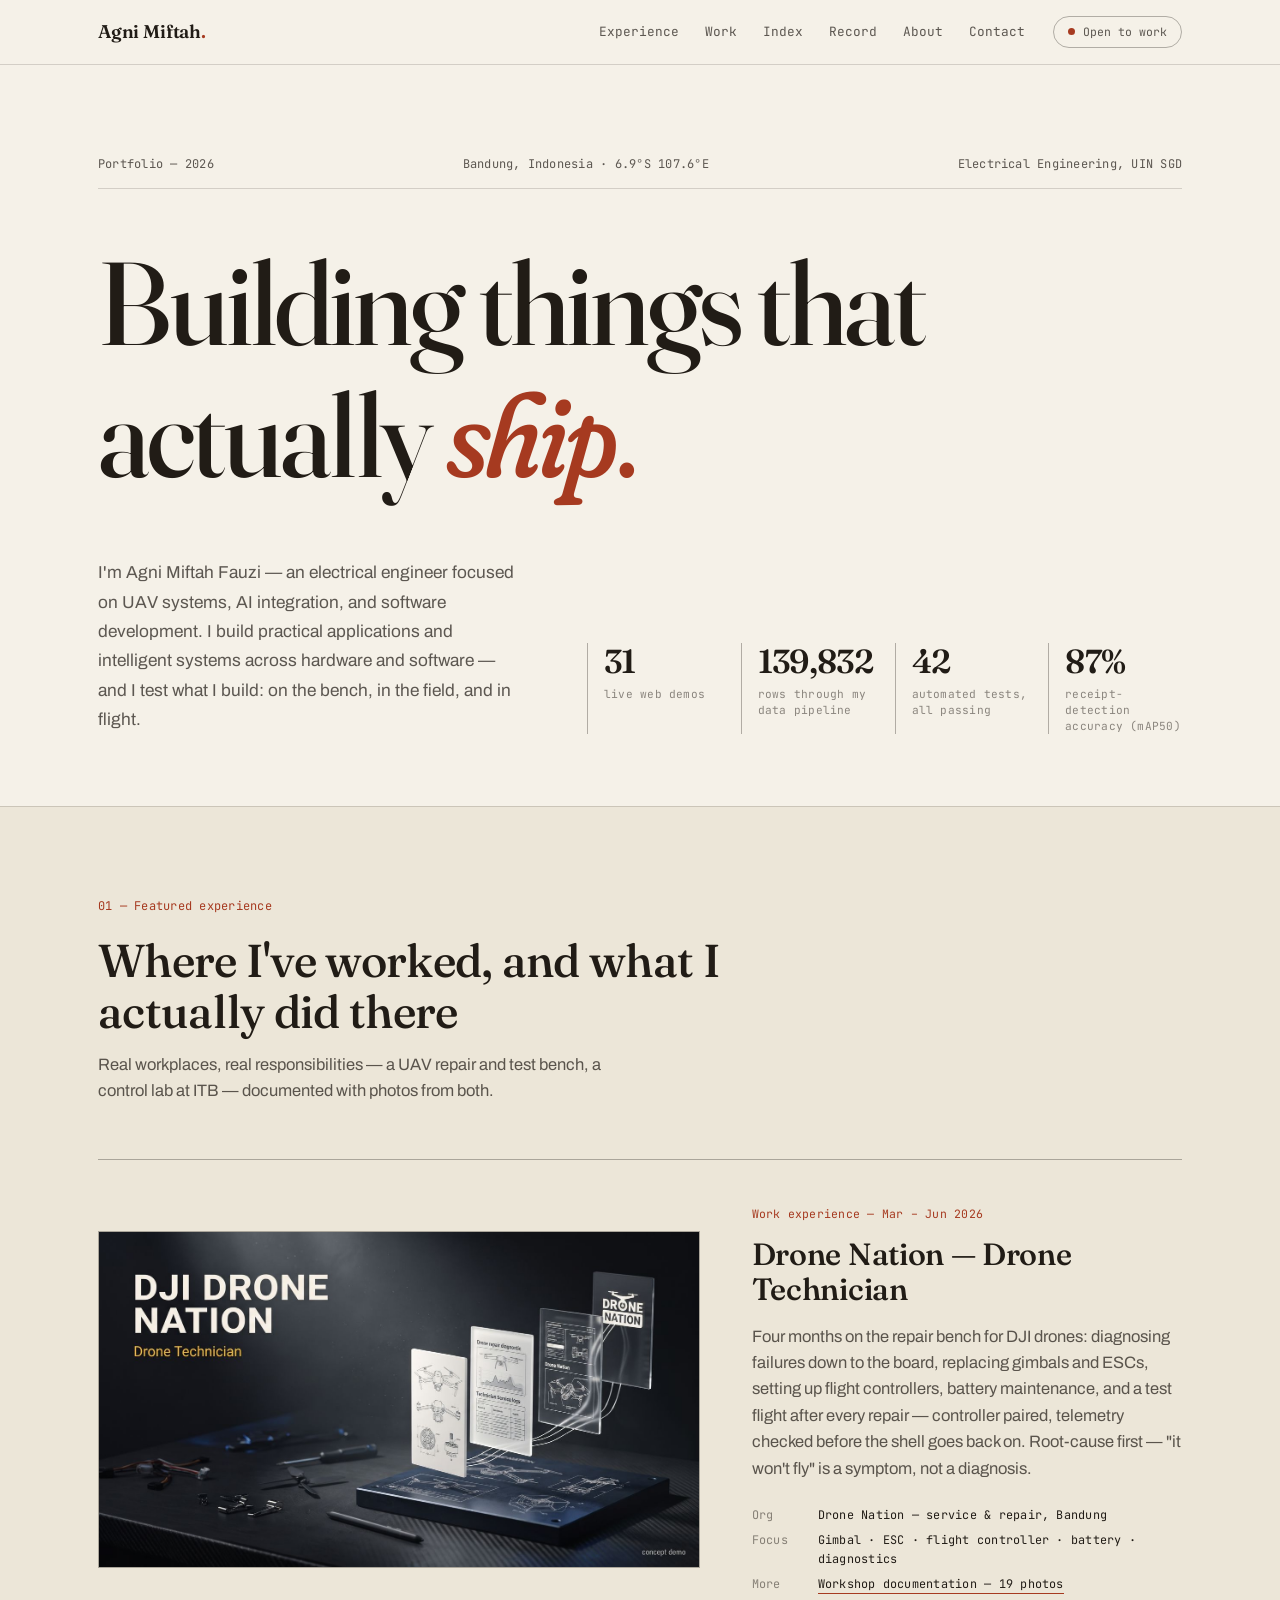
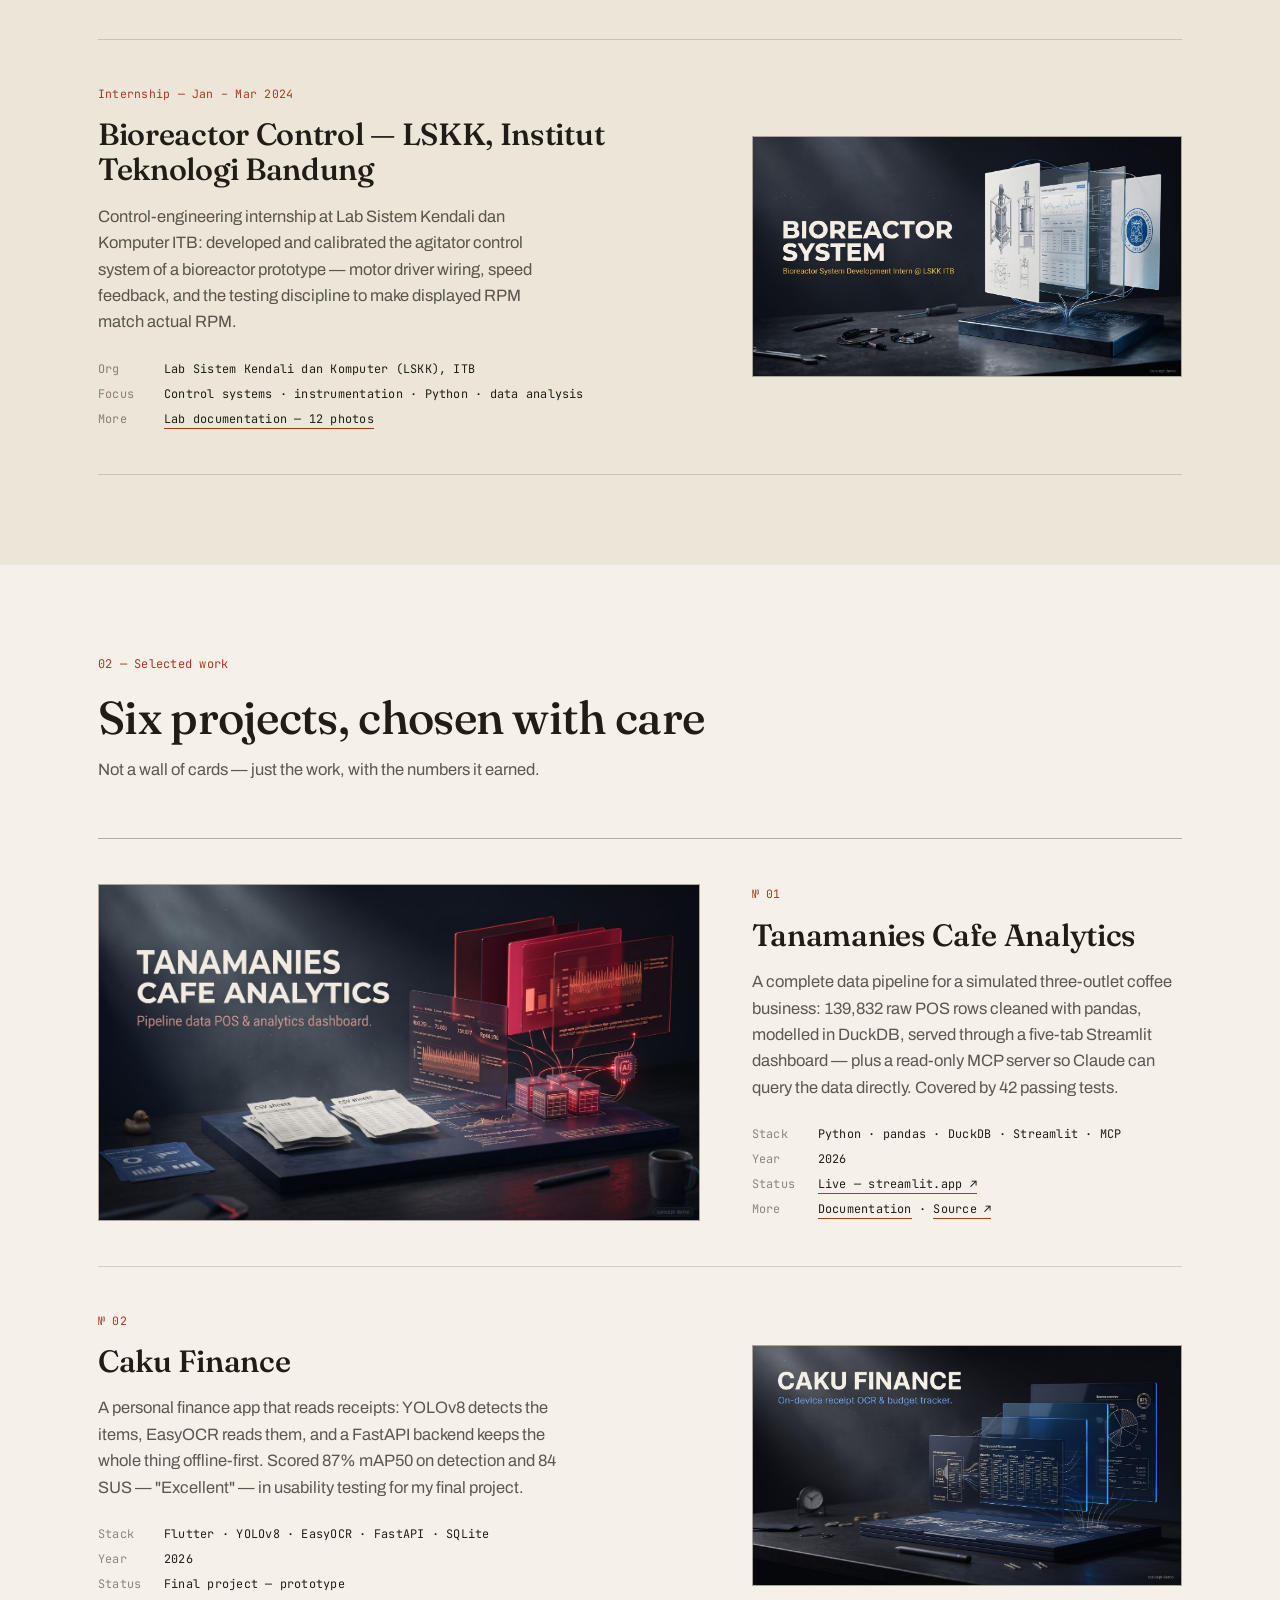
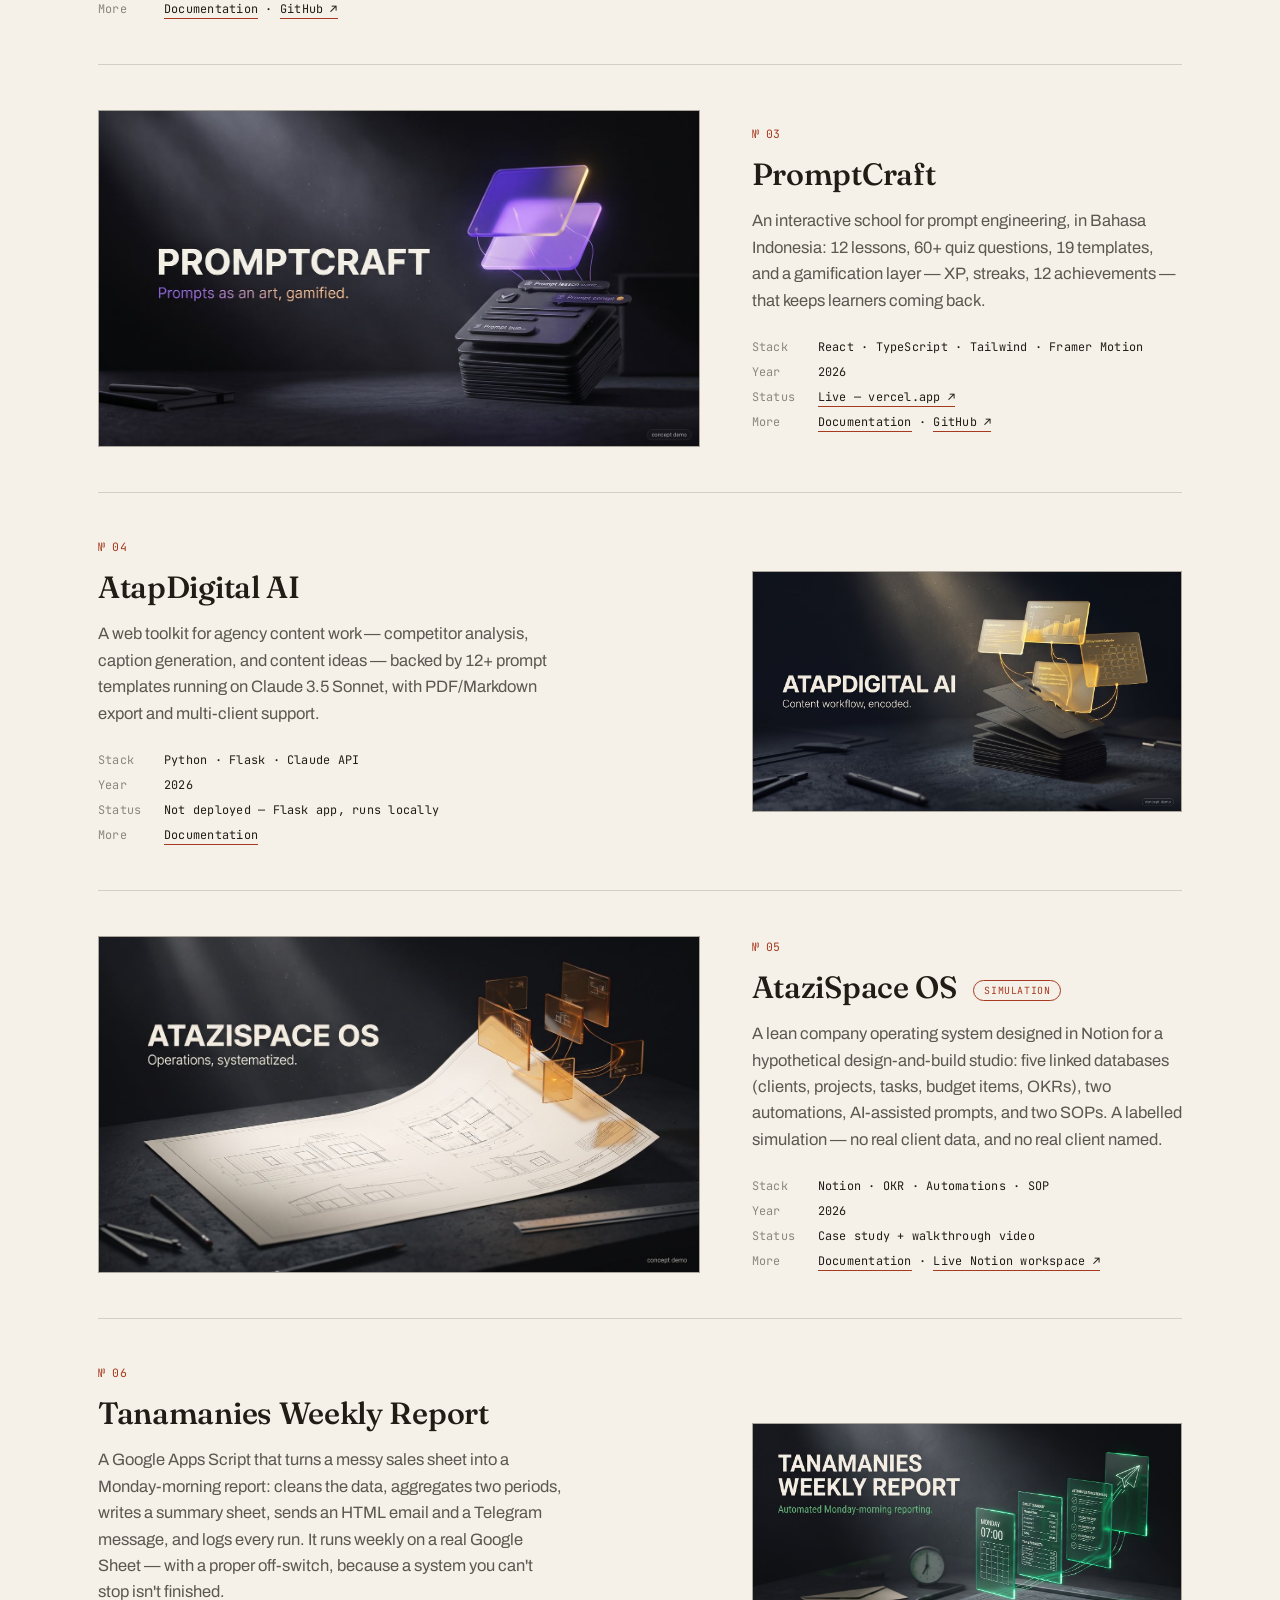
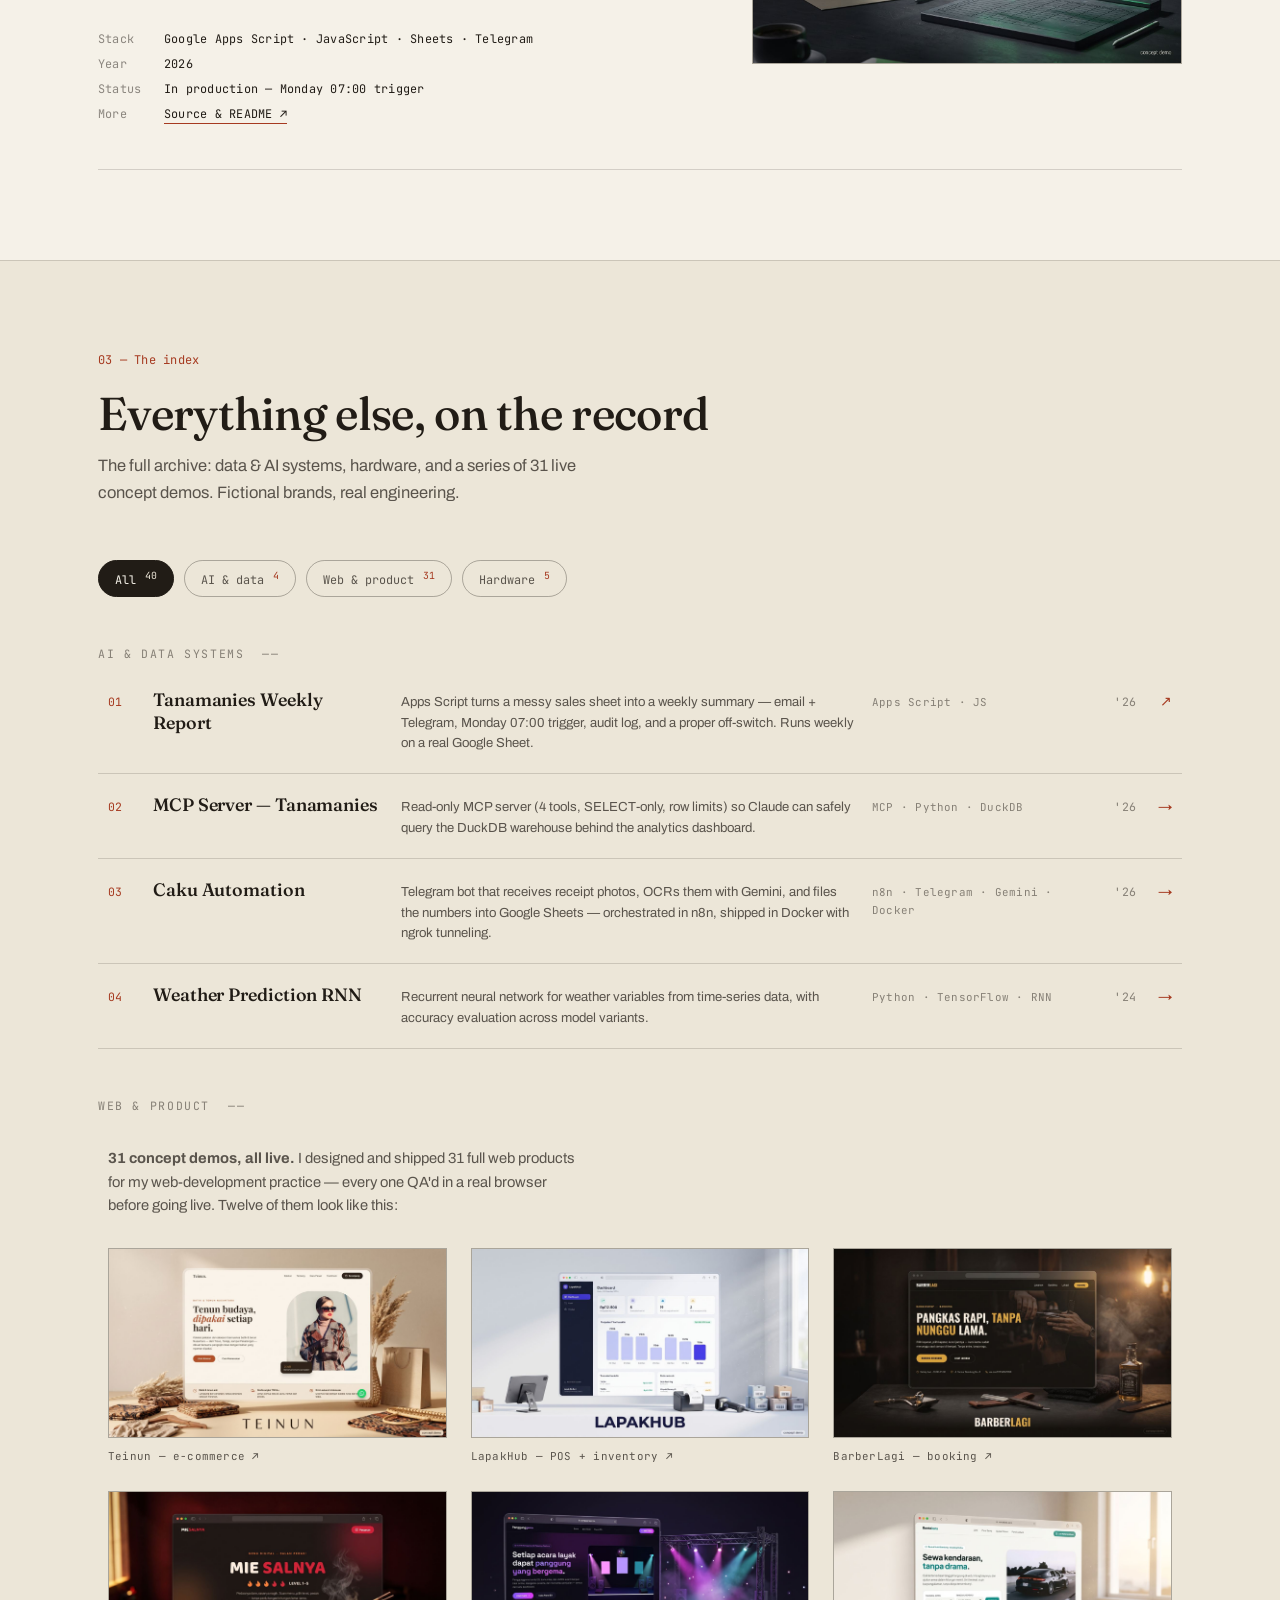
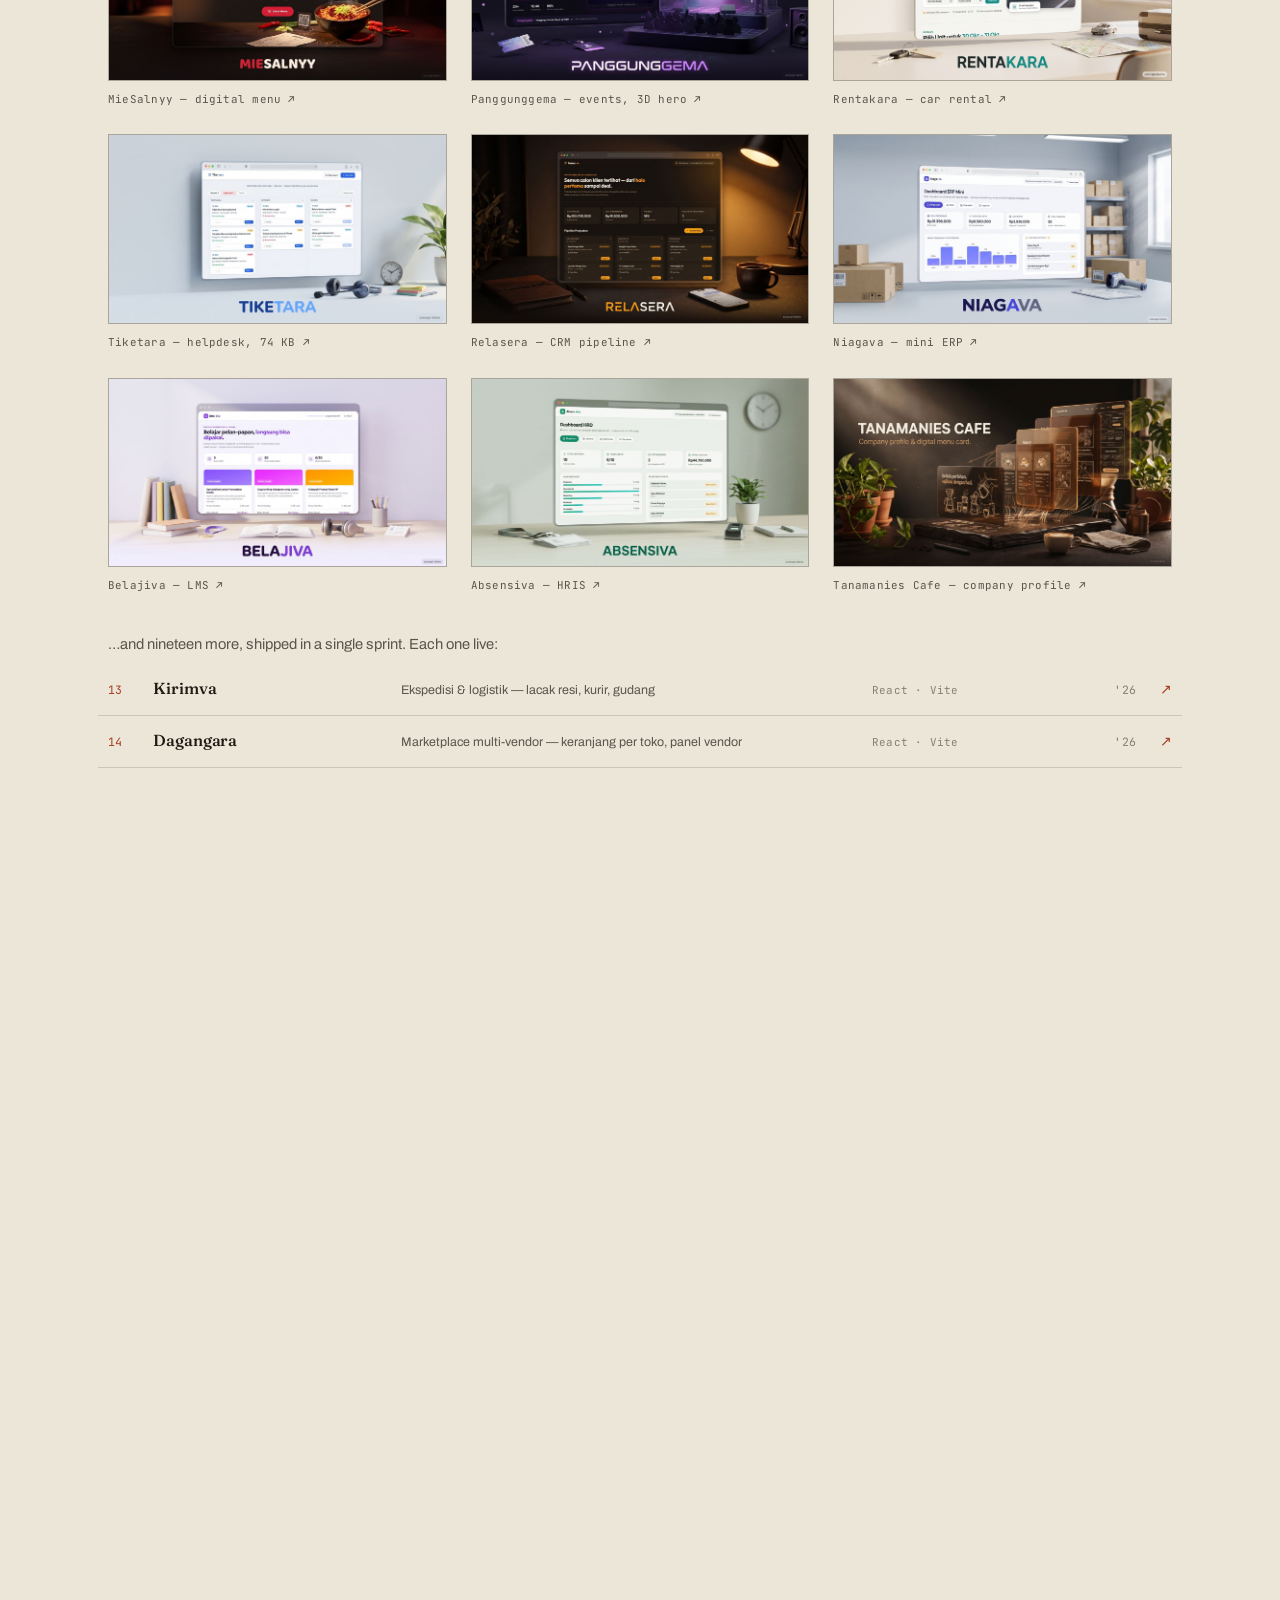
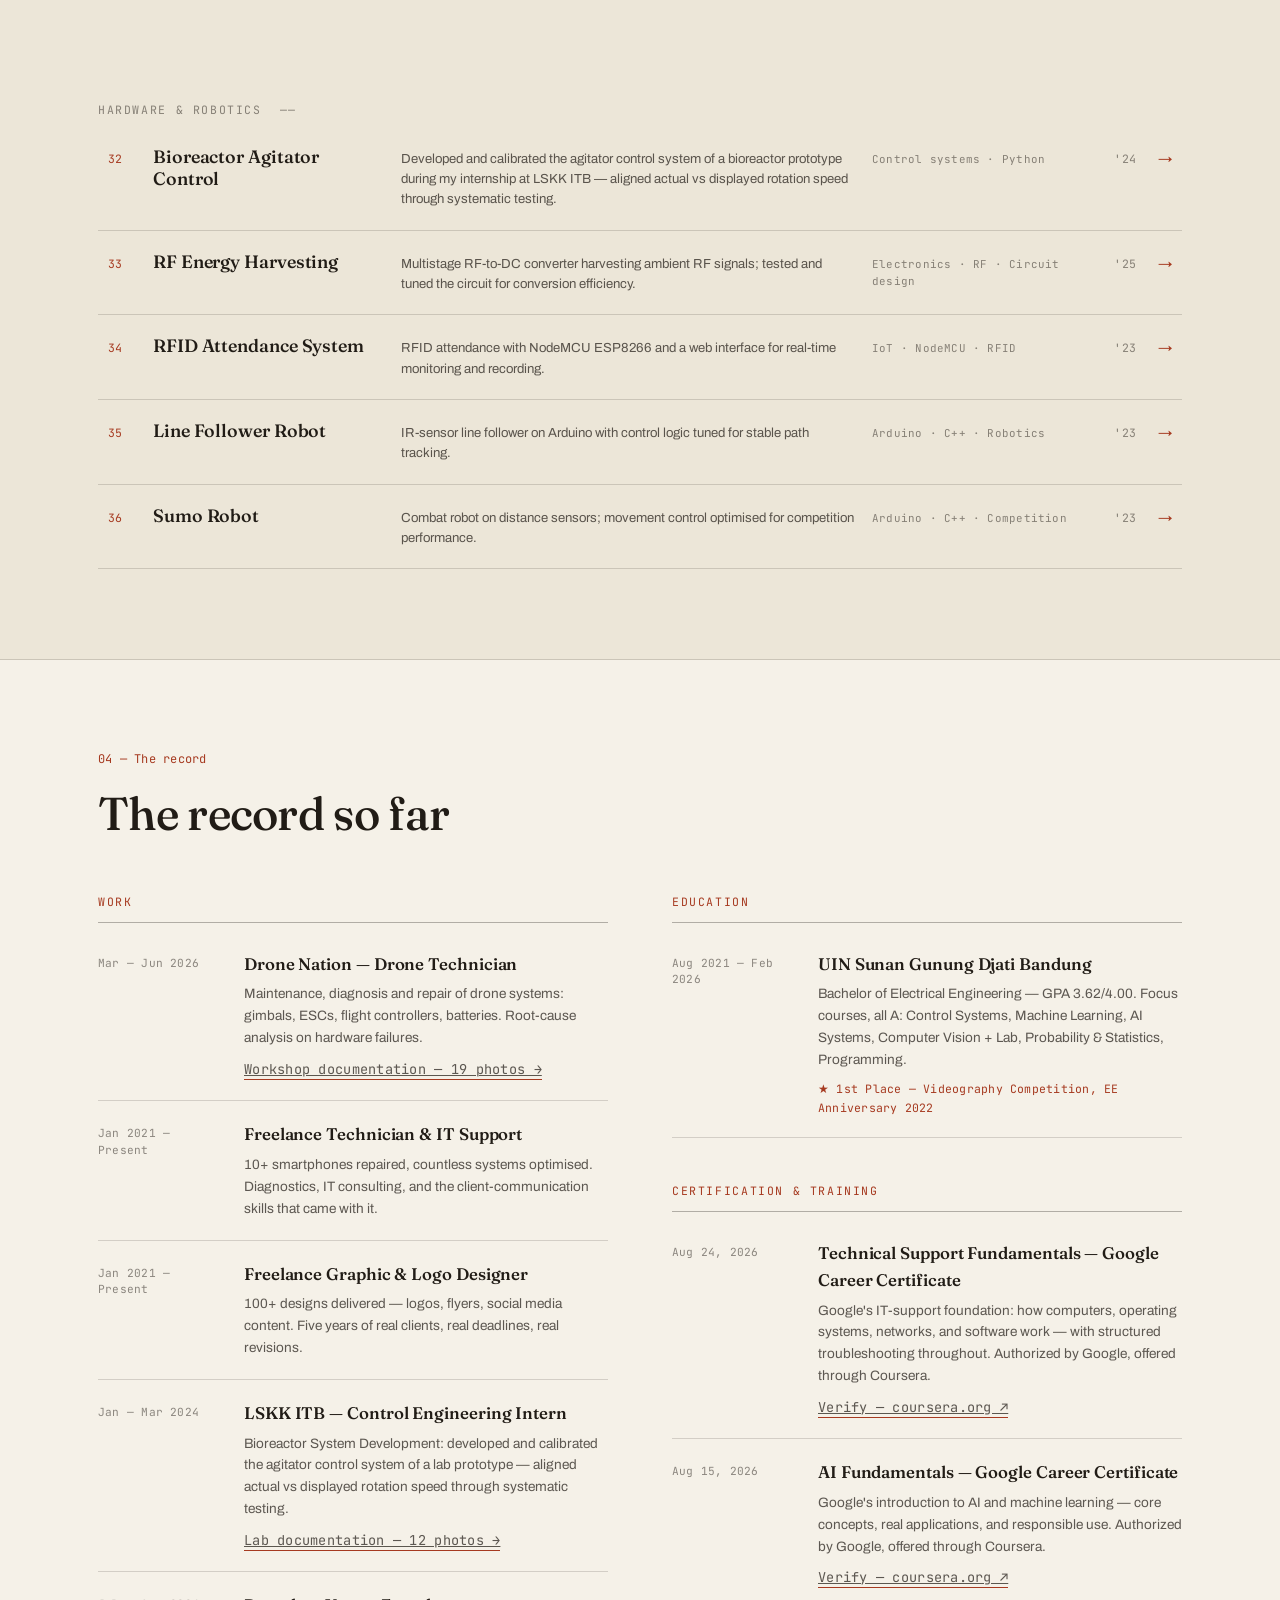
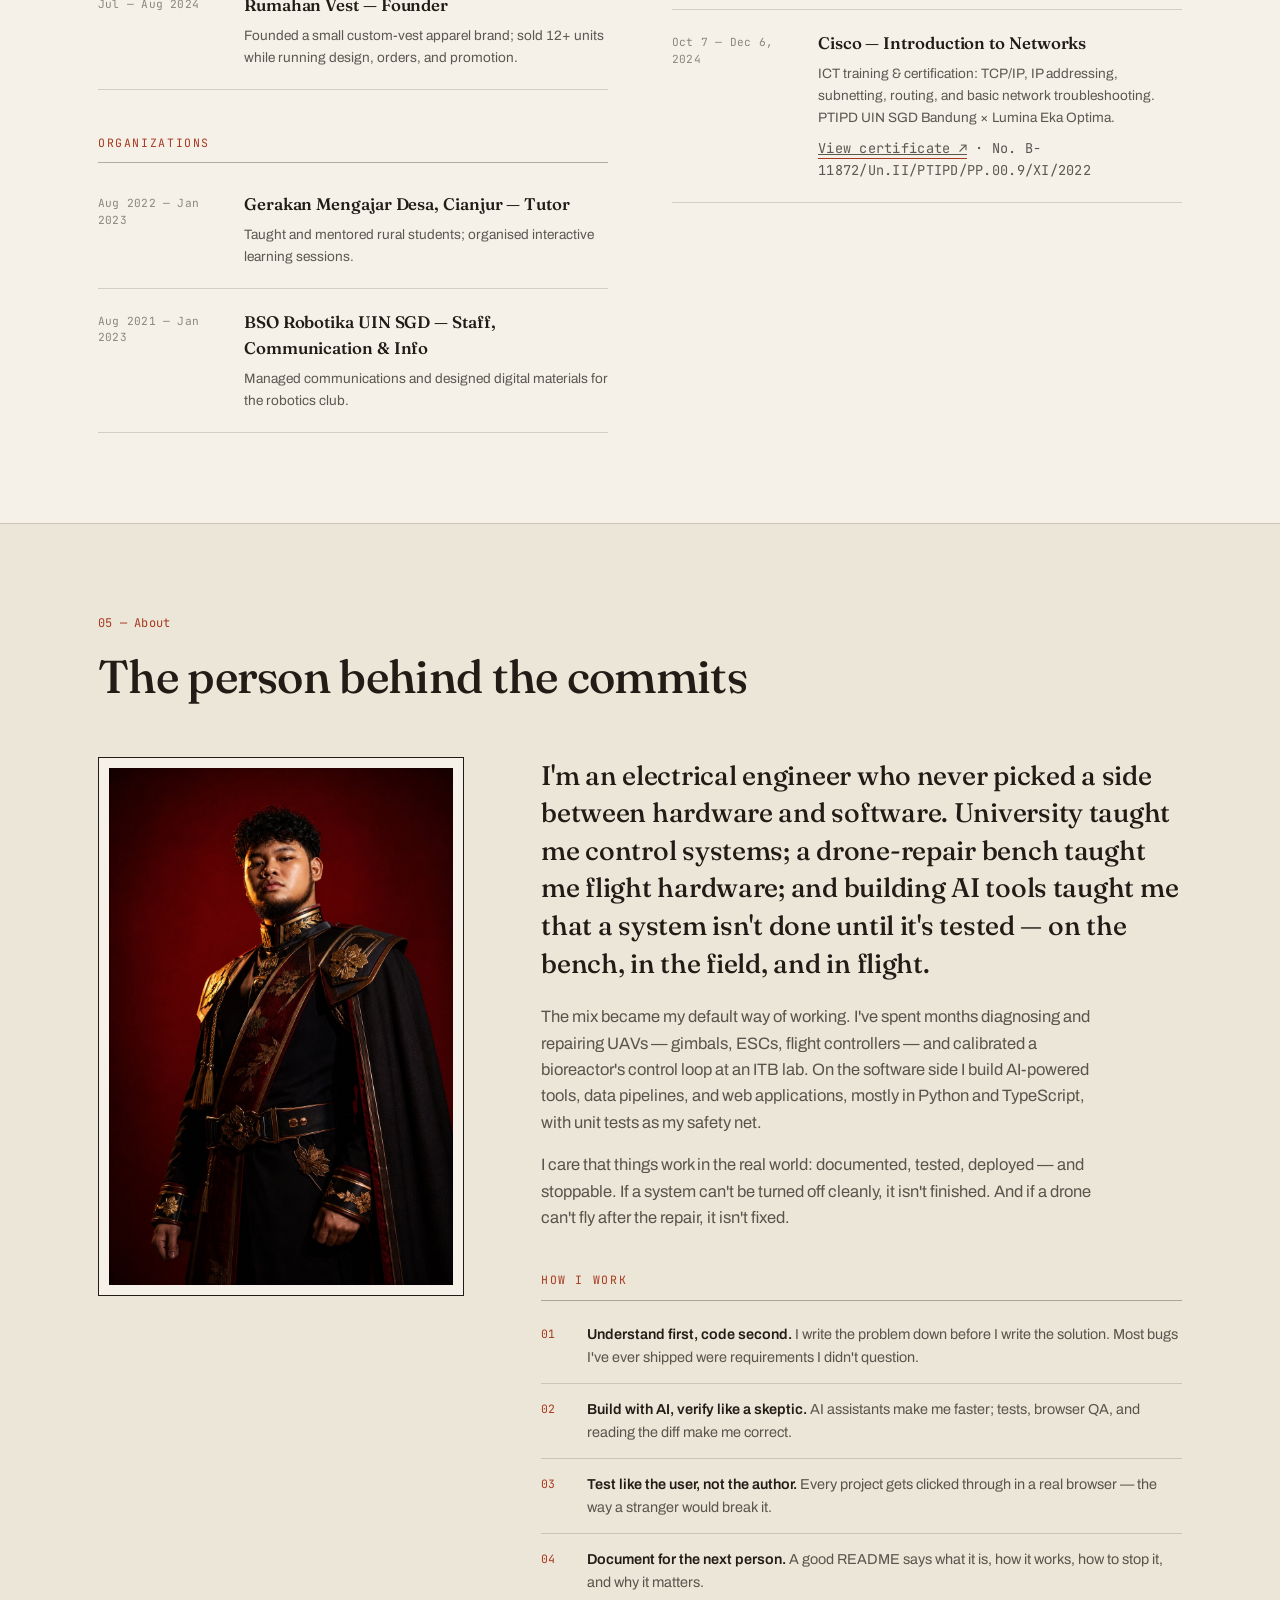
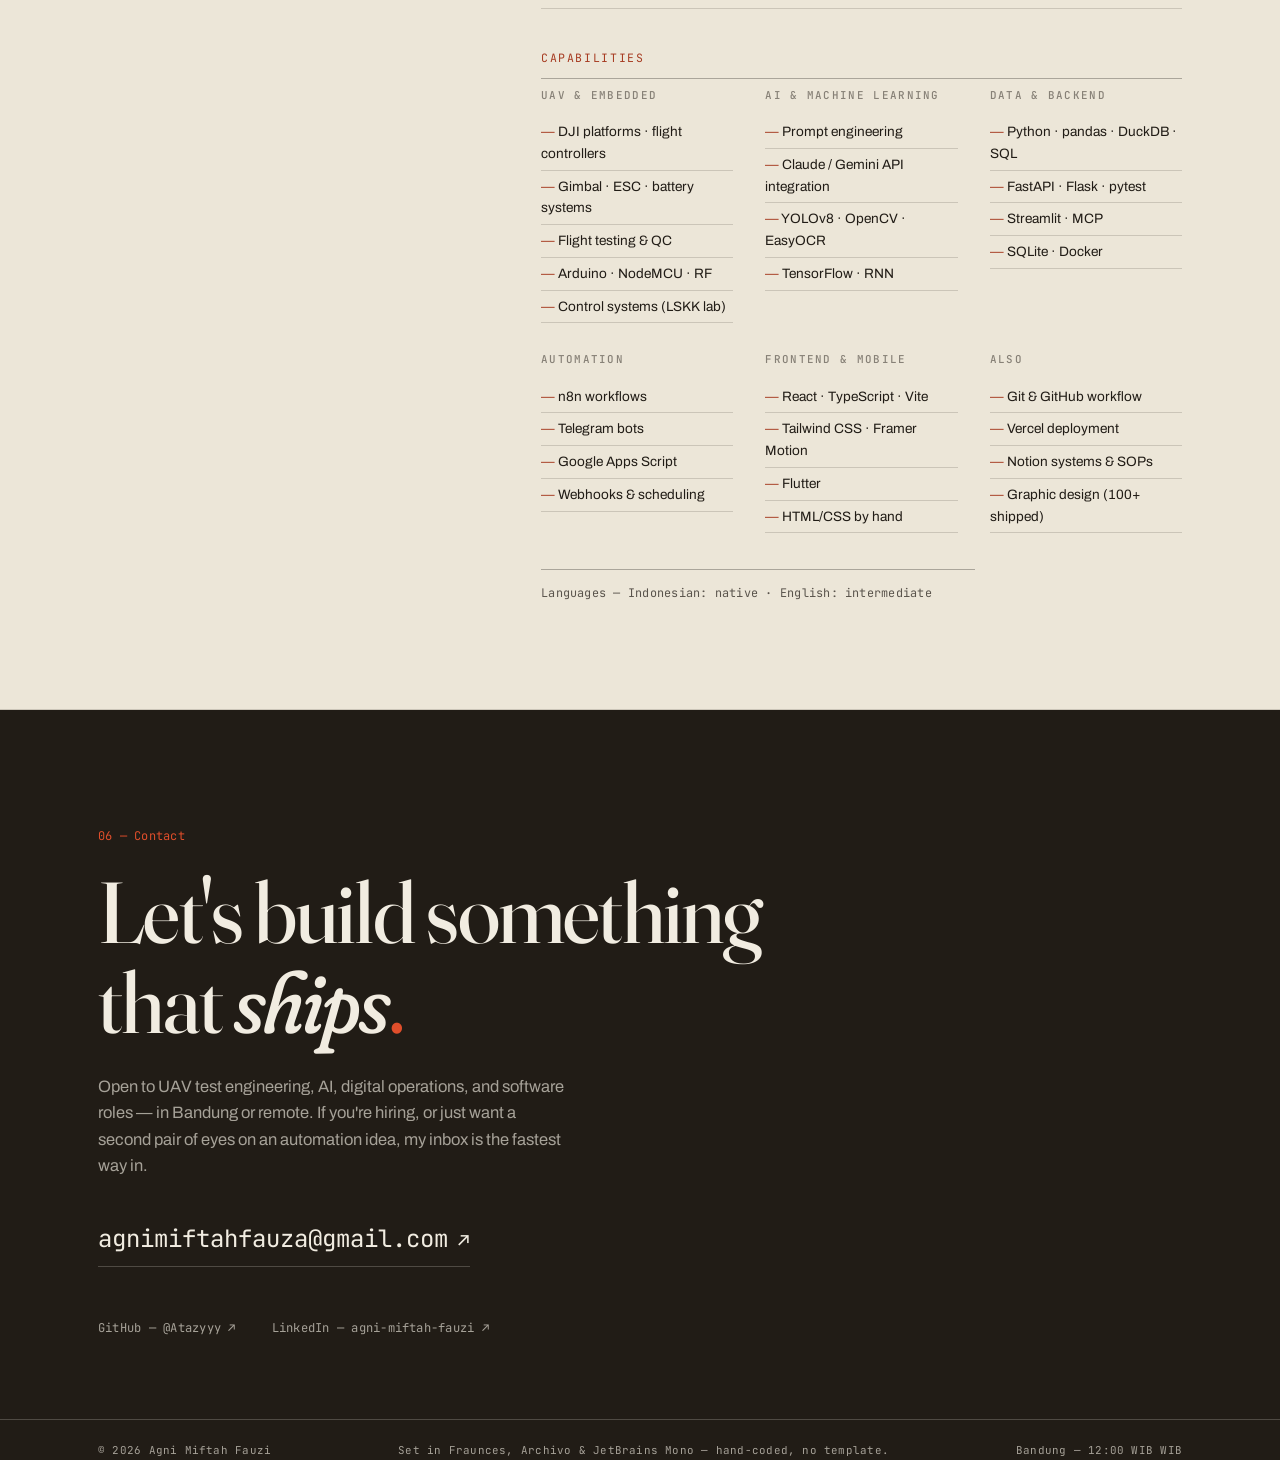
<file: index.html>
<!DOCTYPE html>
<html lang="en">
<head>
  <meta charset="UTF-8">
  <meta name="viewport" content="width=device-width, initial-scale=1.0">
  <title>Agni Miftah Fauzi — UAV · AI · Software Engineer, Bandung</title>
  <meta name="description" content="Portfolio of Agni Miftah Fauzi: UAV flight testing and drone repair, AI systems, data pipelines, and 31 live web product demos. Electrical Engineering, Bandung, Indonesia.">
  <meta property="og:title" content="Agni Miftah Fauzi — UAV · AI · Software Engineer">
  <meta property="og:description" content="UAV flight testing and drone repair, AI systems, automation, and 31 live web product demos.">
  <meta property="og:type" content="website">
  <meta property="og:url" content="https://portfolio-agni-v2.vercel.app/">
  <meta property="og:image" content="https://portfolio-agni-v2.vercel.app/og-image.jpg">
  <meta property="og:image:width" content="1200">
  <meta property="og:image:height" content="630">
  <meta name="twitter:card" content="summary_large_image">
  <meta name="twitter:title" content="Agni Miftah Fauzi — Software &amp; AI Engineer">
  <meta name="twitter:description" content="AI systems, data pipelines, automation, and 31 live web product demos.">
  <meta name="twitter:image" content="https://portfolio-agni-v2.vercel.app/og-image.jpg">
  <link rel="icon" href="data:image/svg+xml,%3Csvg xmlns='http://www.w3.org/2000/svg' viewBox='0 0 64 64'%3E%3Crect width='64' height='64' fill='%23A63A20'/%3E%3Ctext x='32' y='45' font-family='Georgia,serif' font-size='38' fill='%23F5F1E8' text-anchor='middle'%3EA.%3C/text%3E%3C/svg%3E">

  <link rel="preconnect" href="https://fonts.googleapis.com">
  <link rel="preconnect" href="https://fonts.gstatic.com" crossorigin>
  <link href="https://fonts.googleapis.com/css2?family=Fraunces:ital,opsz,wght@0,9..144,300..900;1,9..144,300..900&family=Archivo:wght@400;500;600&family=JetBrains+Mono:wght@400;500&display=swap" rel="stylesheet">

  <link rel="stylesheet" href="assets/css/style.css">
</head>
<body>
  <a class="skip-link" href="#experience">Skip to content</a>

  <!-- ================= HEADER ================= -->
  <header class="site-head">
    <div class="wrap head-grid">
      <a class="wordmark" href="#top">Agni Miftah<span class="wm-dot">.</span></a>
      <nav class="nav" id="nav" aria-label="Main">
        <a href="#experience">Experience</a>
        <a href="#work">Work</a>
        <a href="#index">Index</a>
        <a href="#record">Record</a>
        <a href="#about">About</a>
        <a href="#contact">Contact</a>
      </nav>
      <a class="status-chip" href="#contact"><span class="dot" aria-hidden="true"></span>Open to work</a>
      <button class="nav-burger" id="navBurger" aria-expanded="false" aria-controls="nav" aria-label="Open menu">
        <span></span><span></span>
      </button>
    </div>
  </header>

  <main id="top">

    <!-- ================= HERO ================= -->
    <section class="hero wrap" aria-label="Introduction">
      <div class="hero-meta mono reveal">
        <span>Portfolio — 2026</span>
        <span>Bandung, Indonesia · 6.9°S 107.6°E</span>
        <span class="hide-sm">Electrical Engineering, UIN SGD</span>
      </div>

      <h1 class="hero-name">
        <span class="reveal">Building things that</span>
        <span class="reveal hero-line-2">actually <em>ship</em><span class="ink-dot">.</span></span>
      </h1>

      <div class="hero-lower">
        <p class="hero-intro reveal">
          I'm Agni Miftah Fauzi — an electrical engineer focused on UAV systems, AI
          integration, and software development. I build practical applications and
          intelligent systems across hardware and software — and I test what I build:
          on the bench, in the field, and in flight.
        </p>

        <ul class="hero-nums" aria-label="Selected numbers">
          <li class="reveal"><strong>31</strong><span class="mono">live web demos</span></li>
          <li class="reveal"><strong>139,832</strong><span class="mono">rows through my data pipeline</span></li>
          <li class="reveal"><strong>42</strong><span class="mono">automated tests, all passing</span></li>
          <li class="reveal"><strong>87%</strong><span class="mono">receipt-detection accuracy (mAP50)</span></li>
        </ul>
      </div>
    </section>

    <!-- ================= 01 FEATURED EXPERIENCE ================= -->
    <section class="section section-alt" id="experience" aria-labelledby="xp-feat-title" style="border-bottom:0">
      <div class="wrap">
        <header class="sec-head reveal">
          <span class="sec-label mono">01 — Featured experience</span>
          <h2 id="xp-feat-title" class="sec-title">Where I've worked, and what I actually did there</h2>
          <p class="sec-sub">Real workplaces, real responsibilities — a UAV repair and test bench, a control lab at ITB — documented with photos from both.</p>
        </header>

        <div class="work-list">

          <article class="work-row reveal">
            <a class="work-media" href="projects/drone-nation.html">
              <img src="assets/img/thumbs/drone-nation.jpg" alt="Drone Nation — drone repair workbench" width="1400" height="781" loading="lazy">
            </a>
            <div class="work-body">
              <span class="work-no mono">Work experience — Mar – Jun 2026</span>
              <h3 class="work-title">Drone Nation — Drone Technician</h3>
              <p class="work-desc">
                Four months on the repair bench for DJI drones: diagnosing failures down to the
                board, replacing gimbals and ESCs, setting up flight controllers, battery
                maintenance, and a test flight after every repair — controller paired, telemetry
                checked before the shell goes back on. Root-cause first — "it won't fly" is a
                symptom, not a diagnosis.
              </p>
              <dl class="work-meta mono">
                <div><dt>Org</dt><dd>Drone Nation — service &amp; repair, Bandung</dd></div>
                <div><dt>Focus</dt><dd>Gimbal · ESC · flight controller · battery · diagnostics</dd></div>
                <div><dt>More</dt><dd><a class="u-link" href="projects/drone-nation.html">Workshop documentation — 19 photos</a></dd></div>
              </dl>
            </div>
          </article>

          <article class="work-row row-flip reveal">
            <a class="work-media" href="projects/bioreactor.html">
              <img src="assets/img/work/bioreactor.jpg" alt="Bioreactor control internship — LSKK ITB" width="1400" height="781" loading="lazy">
            </a>
            <div class="work-body">
              <span class="work-no mono">Internship — Jan – Mar 2024</span>
              <h3 class="work-title">Bioreactor Control — LSKK, Institut Teknologi Bandung</h3>
              <p class="work-desc">
                Control-engineering internship at Lab Sistem Kendali dan Komputer ITB: developed
                and calibrated the agitator control system of a bioreactor prototype — motor
                driver wiring, speed feedback, and the testing discipline to make displayed RPM
                match actual RPM.
              </p>
              <dl class="work-meta mono">
                <div><dt>Org</dt><dd>Lab Sistem Kendali dan Komputer (LSKK), ITB</dd></div>
                <div><dt>Focus</dt><dd>Control systems · instrumentation · Python · data analysis</dd></div>
                <div><dt>More</dt><dd><a class="u-link" href="projects/bioreactor.html">Lab documentation — 12 photos</a></dd></div>
              </dl>
            </div>
          </article>

        </div>
      </div>
    </section>

    <!-- ================= 02 SELECTED WORK ================= -->
    <section class="section" id="work" aria-labelledby="work-title">
      <div class="wrap">
        <header class="sec-head reveal">
          <span class="sec-label mono">02 — Selected work</span>
          <h2 id="work-title" class="sec-title">Six projects, chosen with care</h2>
          <p class="sec-sub">Not a wall of cards — just the work, with the numbers it earned.</p>
        </header>

        <div class="work-list">

          <!-- 1. Tanamanies Cafe Analytics -->
          <article class="work-row reveal">
            <a class="work-media" href="projects/tanamanies-analytics.html">
              <img src="assets/img/thumbs/tanamanies-analytics.jpg" alt="Tanamanies Cafe Analytics — dashboard mockup" width="1400" height="781" loading="lazy">
            </a>
            <div class="work-body">
              <span class="work-no mono">№ 01</span>
              <h3 class="work-title">Tanamanies Cafe Analytics</h3>
              <p class="work-desc">
                A complete data pipeline for a simulated three-outlet coffee business:
                139,832 raw POS rows cleaned with pandas, modelled in DuckDB, served through
                a five-tab Streamlit dashboard — plus a read-only MCP server so Claude can
                query the data directly. Covered by 42 passing tests.
              </p>
              <dl class="work-meta mono">
                <div><dt>Stack</dt><dd>Python · pandas · DuckDB · Streamlit · MCP</dd></div>
                <div><dt>Year</dt><dd>2026</dd></div>
                <div><dt>Status</dt><dd><a class="u-link" href="https://tanamanies-cafe-analytics.streamlit.app" target="_blank" rel="noopener noreferrer">Live — streamlit.app ↗</a></dd></div>
                <div><dt>More</dt><dd><a class="u-link" href="projects/tanamanies-analytics.html">Documentation</a> · <a class="u-link" href="https://github.com/Atazyyy/tanamanies-cafe-analytics" target="_blank" rel="noopener noreferrer">Source ↗</a></dd></div>
              </dl>
            </div>
          </article>

          <!-- 2. Caku Finance -->
          <article class="work-row row-flip reveal">
            <a class="work-media" href="projects/caku-finance.html">
              <img src="assets/img/work/caku-finance.jpg" alt="Caku Finance — Flutter app with receipt OCR" width="1400" height="781" loading="lazy">
            </a>
            <div class="work-body">
              <span class="work-no mono">№ 02</span>
              <h3 class="work-title">Caku Finance</h3>
              <p class="work-desc">
                A personal finance app that reads receipts: YOLOv8 detects the items,
                EasyOCR reads them, and a FastAPI backend keeps the whole thing offline-first.
                Scored 87% mAP50 on detection and 84 SUS — "Excellent" — in usability testing
                for my final project.
              </p>
              <dl class="work-meta mono">
                <div><dt>Stack</dt><dd>Flutter · YOLOv8 · EasyOCR · FastAPI · SQLite</dd></div>
                <div><dt>Year</dt><dd>2026</dd></div>
                <div><dt>Status</dt><dd>Final project — prototype</dd></div>
                <div><dt>More</dt><dd><a class="u-link" href="projects/caku-finance.html">Documentation</a> · <a class="u-link" href="https://github.com/Atazyyy/finance-app" target="_blank" rel="noopener noreferrer">GitHub ↗</a></dd></div>
              </dl>
            </div>
          </article>

          <!-- 3. PromptCraft -->
          <article class="work-row reveal">
            <a class="work-media" href="projects/promptcraft.html">
              <img src="assets/img/thumbs/promptcraft.jpg" alt="PromptCraft — gamified prompt engineering platform" width="1400" height="781" loading="lazy">
            </a>
            <div class="work-body">
              <span class="work-no mono">№ 03</span>
              <h3 class="work-title">PromptCraft</h3>
              <p class="work-desc">
                An interactive school for prompt engineering, in Bahasa Indonesia:
                12 lessons, 60+ quiz questions, 19 templates, and a gamification layer —
                XP, streaks, 12 achievements — that keeps learners coming back.
              </p>
              <dl class="work-meta mono">
                <div><dt>Stack</dt><dd>React · TypeScript · Tailwind · Framer Motion</dd></div>
                <div><dt>Year</dt><dd>2026</dd></div>
                <div><dt>Status</dt><dd><a class="u-link" href="https://promptcraft-pink.vercel.app" target="_blank" rel="noopener noreferrer">Live — vercel.app ↗</a></dd></div>
                <div><dt>More</dt><dd><a class="u-link" href="projects/promptcraft.html">Documentation</a> · <a class="u-link" href="https://github.com/Atazyyy/PromptCraft" target="_blank" rel="noopener noreferrer">GitHub ↗</a></dd></div>
              </dl>
            </div>
          </article>

          <!-- 4. AtapDigital AI -->
          <article class="work-row row-flip reveal">
            <a class="work-media" href="projects/atapdigital-ai.html">
              <img src="assets/img/work/atapdigital-ai.jpg" alt="AtapDigital AI — Claude-powered social media toolkit" width="1400" height="781" loading="lazy">
            </a>
            <div class="work-body">
              <span class="work-no mono">№ 04</span>
              <h3 class="work-title">AtapDigital AI</h3>
              <p class="work-desc">
                A web toolkit for agency content work — competitor analysis, caption
                generation, and content ideas — backed by 12+ prompt templates running on
                Claude 3.5 Sonnet, with PDF/Markdown export and multi-client support.
              </p>
              <dl class="work-meta mono">
                <div><dt>Stack</dt><dd>Python · Flask · Claude API</dd></div>
                <div><dt>Year</dt><dd>2026</dd></div>
                <div><dt>Status</dt><dd>Not deployed — Flask app, runs locally</dd></div>
                <div><dt>More</dt><dd><a class="u-link" href="projects/atapdigital-ai.html">Documentation</a></dd></div>
              </dl>
            </div>
          </article>

          <!-- 5. AtaziSpace OS -->
          <article class="work-row reveal">
            <a class="work-media" href="projects/atazispace-os.html">
              <img src="assets/img/thumbs/atazispace-os.jpg" alt="AtaziSpace OS — Notion operations system, simulation" width="1400" height="781" loading="lazy">
            </a>
            <div class="work-body">
              <span class="work-no mono">№ 05</span>
              <h3 class="work-title">AtaziSpace OS <span class="work-flag mono">simulation</span></h3>
              <p class="work-desc">
                A lean company operating system designed in Notion for a hypothetical
                design-and-build studio: five linked databases (clients, projects, tasks,
                budget items, OKRs), two automations, AI-assisted prompts, and two SOPs.
                A labelled simulation — no real client data, and no real client named.
              </p>
              <dl class="work-meta mono">
                <div><dt>Stack</dt><dd>Notion · OKR · Automations · SOP</dd></div>
                <div><dt>Year</dt><dd>2026</dd></div>
                <div><dt>Status</dt><dd>Case study + walkthrough video</dd></div>
                <div><dt>More</dt><dd><a class="u-link" href="projects/atazispace-os.html">Documentation</a> · <a class="u-link" href="https://impartial-headline-1b1.notion.site/AtaziSpace-OS-4050a2f8973080858f2dff5c10f0f37c?source=copy_link" target="_blank" rel="noopener noreferrer">Live Notion workspace ↗</a></dd></div>
              </dl>
            </div>
          </article>

          <!-- 6. Tanamanies Weekly Report -->
          <article class="work-row row-flip reveal">
            <a class="work-media" href="https://github.com/Atazyyy/tanamanies-weekly-report" target="_blank" rel="noopener noreferrer">
              <img src="assets/img/thumbs/tanamanies-weekly-report.jpg" alt="Tanamanies Weekly Report — Google Apps Script automation" width="1400" height="781" loading="lazy">
            </a>
            <div class="work-body">
              <span class="work-no mono">№ 06</span>
              <h3 class="work-title">Tanamanies Weekly Report</h3>
              <p class="work-desc">
                A Google Apps Script that turns a messy sales sheet into a Monday-morning
                report: cleans the data, aggregates two periods, writes a summary sheet,
                sends an HTML email and a Telegram message, and logs every run. It runs
                weekly on a real Google Sheet — with a proper off-switch, because a system
                you can't stop isn't finished.
              </p>
              <dl class="work-meta mono">
                <div><dt>Stack</dt><dd>Google Apps Script · JavaScript · Sheets · Telegram</dd></div>
                <div><dt>Year</dt><dd>2026</dd></div>
                <div><dt>Status</dt><dd>In production — Monday 07:00 trigger</dd></div>
                <div><dt>More</dt><dd><a class="u-link" href="https://github.com/Atazyyy/tanamanies-weekly-report" target="_blank" rel="noopener noreferrer">Source &amp; README ↗</a></dd></div>
              </dl>
            </div>
          </article>

        </div>
      </div>
    </section>

    <!-- ================= 02 THE INDEX ================= -->
    <section class="section section-alt" id="index" aria-labelledby="index-title">
      <div class="wrap">
        <header class="sec-head reveal">
          <span class="sec-label mono">03 — The index</span>
          <h2 id="index-title" class="sec-title">Everything else, on the record</h2>
          <p class="sec-sub">The full archive: data &amp; AI systems, hardware, and a series of 31 live concept demos. Fictional brands, real engineering.</p>
        </header>

        <div class="filters mono reveal" role="group" aria-label="Filter projects">
          <button class="filter is-active" data-filter="all">All <sup id="count-all"></sup></button>
          <button class="filter" data-filter="ai">AI &amp; data <sup id="count-ai"></sup></button>
          <button class="filter" data-filter="web">Web &amp; product <sup id="count-web"></sup></button>
          <button class="filter" data-filter="hw">Hardware <sup id="count-hw"></sup></button>
        </div>

        <div id="indexRows">

          <!-- AI & DATA -->
          <div class="idx-group-head mono" data-cat="ai">
            <span>AI &amp; data systems</span><span>——</span>
          </div>

          <a class="idx-row reveal" data-cat="ai" href="https://github.com/Atazyyy/tanamanies-weekly-report" target="_blank" rel="noopener noreferrer">
            <span class="idx-no mono">01</span>
            <span class="idx-name">Tanamanies Weekly Report</span>
            <span class="idx-desc">Apps Script turns a messy sales sheet into a weekly summary — email + Telegram, Monday 07:00 trigger, audit log, and a proper off-switch. Runs weekly on a real Google Sheet.</span>
            <span class="idx-stack mono">Apps Script · JS</span>
            <span class="idx-year mono">'26</span>
            <span class="idx-arrow" aria-hidden="true">↗</span>
          </a>

          <a class="idx-row reveal" data-cat="ai" href="projects/tanamanies-analytics.html">
            <span class="idx-no mono">02</span>
            <span class="idx-name">MCP Server — Tanamanies</span>
            <span class="idx-desc">Read-only MCP server (4 tools, SELECT-only, row limits) so Claude can safely query the DuckDB warehouse behind the analytics dashboard.</span>
            <span class="idx-stack mono">MCP · Python · DuckDB</span>
            <span class="idx-year mono">'26</span>
            <span class="idx-arrow" aria-hidden="true">→</span>
          </a>

          <a class="idx-row reveal" data-cat="ai" href="projects/caku-automation.html">
            <span class="idx-no mono">03</span>
            <span class="idx-name">Caku Automation</span>
            <span class="idx-desc">Telegram bot that receives receipt photos, OCRs them with Gemini, and files the numbers into Google Sheets — orchestrated in n8n, shipped in Docker with ngrok tunneling.</span>
            <span class="idx-stack mono">n8n · Telegram · Gemini · Docker</span>
            <span class="idx-year mono">'26</span>
            <span class="idx-arrow" aria-hidden="true">→</span>
          </a>

          <a class="idx-row reveal" data-cat="ai" href="projects/weather-rnn.html">
            <span class="idx-no mono">04</span>
            <span class="idx-name">Weather Prediction RNN</span>
            <span class="idx-desc">Recurrent neural network for weather variables from time-series data, with accuracy evaluation across model variants.</span>
            <span class="idx-stack mono">Python · TensorFlow · RNN</span>
            <span class="idx-year mono">'24</span>
            <span class="idx-arrow" aria-hidden="true">→</span>
          </a>

          <!-- WEB & PRODUCT -->
          <div class="idx-group-head mono" data-cat="web">
            <span>Web &amp; product</span><span>——</span>
          </div>

          <p class="idx-note reveal" data-cat="web">
            <strong>31 concept demos, all live.</strong> I designed and shipped 31 full web products for
            my web-development practice — every one QA'd in a real browser before going live.
            Twelve of them look like this:
          </p>

          <div class="demo-wall" data-cat="web">
            <a class="demo-cell reveal" data-cat="web" href="https://teinun.vercel.app" target="_blank" rel="noopener noreferrer">
              <img src="assets/img/thumbs/teinun.jpg" alt="Teinun — fashion e-commerce demo" width="1400" height="781" loading="lazy">
              <span class="mono">Teinun — e-commerce ↗</span>
            </a>
            <a class="demo-cell reveal" data-cat="web" href="https://lapakhub.vercel.app" target="_blank" rel="noopener noreferrer">
              <img src="assets/img/thumbs/lapakhub.jpg" alt="LapakHub — POS and inventory demo" width="1400" height="781" loading="lazy">
              <span class="mono">LapakHub — POS + inventory ↗</span>
            </a>
            <a class="demo-cell reveal" data-cat="web" href="https://barberlagi.vercel.app" target="_blank" rel="noopener noreferrer">
              <img src="assets/img/thumbs/barberlagi.jpg" alt="BarberLagi — barbershop booking demo" width="1400" height="781" loading="lazy">
              <span class="mono">BarberLagi — booking ↗</span>
            </a>
            <a class="demo-cell reveal" data-cat="web" href="https://miesalnya.vercel.app" target="_blank" rel="noopener noreferrer">
              <img src="assets/img/thumbs/miesalnya.jpg" alt="MieSalnyy — digital menu demo" width="1400" height="781" loading="lazy">
              <span class="mono">MieSalnyy — digital menu ↗</span>
            </a>
            <a class="demo-cell reveal" data-cat="web" href="https://panggunggema.vercel.app" target="_blank" rel="noopener noreferrer">
              <img src="assets/img/thumbs/panggunggema.jpg" alt="Panggunggema — event and ticketing demo with 3D hero" width="1400" height="781" loading="lazy">
              <span class="mono">Panggunggema — events, 3D hero ↗</span>
            </a>
            <a class="demo-cell reveal" data-cat="web" href="https://rentakara.vercel.app" target="_blank" rel="noopener noreferrer">
              <img src="assets/img/thumbs/rentakara.jpg" alt="Rentakara — car rental demo" width="1400" height="781" loading="lazy">
              <span class="mono">Rentakara — car rental ↗</span>
            </a>
            <a class="demo-cell reveal" data-cat="web" href="https://tiketara.vercel.app" target="_blank" rel="noopener noreferrer">
              <img src="assets/img/thumbs/tiketara.jpg" alt="Tiketara — helpdesk ticketing demo" width="1400" height="781" loading="lazy">
              <span class="mono">Tiketara — helpdesk, 74 KB ↗</span>
            </a>
            <a class="demo-cell reveal" data-cat="web" href="https://relasera.vercel.app" target="_blank" rel="noopener noreferrer">
              <img src="assets/img/thumbs/relasera.jpg" alt="Relasera — CRM pipeline demo" width="1400" height="781" loading="lazy">
              <span class="mono">Relasera — CRM pipeline ↗</span>
            </a>
            <a class="demo-cell reveal" data-cat="web" href="https://niagava.vercel.app" target="_blank" rel="noopener noreferrer">
              <img src="assets/img/thumbs/niagava.jpg" alt="Niagava — mini ERP demo" width="1400" height="781" loading="lazy">
              <span class="mono">Niagava — mini ERP ↗</span>
            </a>
            <a class="demo-cell reveal" data-cat="web" href="https://belajiva.vercel.app" target="_blank" rel="noopener noreferrer">
              <img src="assets/img/thumbs/belajiva.jpg" alt="Belajiva — learning management system demo" width="1400" height="781" loading="lazy">
              <span class="mono">Belajiva — LMS ↗</span>
            </a>
            <a class="demo-cell reveal" data-cat="web" href="https://absensiva.vercel.app" target="_blank" rel="noopener noreferrer">
              <img src="assets/img/thumbs/absensiva.jpg" alt="Absensiva — HRIS attendance demo" width="1400" height="781" loading="lazy">
              <span class="mono">Absensiva — HRIS ↗</span>
            </a>
            <a class="demo-cell reveal" data-cat="web" href="https://tanamanies-cafe.vercel.app" target="_blank" rel="noopener noreferrer">
              <img src="assets/img/thumbs/tanamanies-cafe.jpg" alt="Tanamanies Cafe — company profile concept demo" width="1400" height="781" loading="lazy">
              <span class="mono">Tanamanies Cafe — company profile ↗</span>
            </a>
          </div>

          <p class="idx-note reveal" data-cat="web">…and nineteen more, shipped in a single sprint. Each one live:</p>

          <div class="demo-rows" data-cat="web">
            <a class="idx-row idx-row-sm reveal" data-cat="web" href="https://kirimva.vercel.app" target="_blank" rel="noopener noreferrer"><span class="idx-no mono">13</span><span class="idx-name">Kirimva</span><span class="idx-desc">Ekspedisi &amp; logistik — lacak resi, kurir, gudang</span><span class="idx-stack mono">React · Vite</span><span class="idx-year mono">'26</span><span class="idx-arrow" aria-hidden="true">↗</span></a>
            <a class="idx-row idx-row-sm reveal" data-cat="web" href="https://dagangara.vercel.app" target="_blank" rel="noopener noreferrer"><span class="idx-no mono">14</span><span class="idx-name">Dagangara</span><span class="idx-desc">Marketplace multi-vendor — keranjang per toko, panel vendor</span><span class="idx-stack mono">React · Vite</span><span class="idx-year mono">'26</span><span class="idx-arrow" aria-hidden="true">↗</span></a>
            <a class="idx-row idx-row-sm reveal" data-cat="web" href="https://tanyara.vercel.app" target="_blank" rel="noopener noreferrer"><span class="idx-no mono">15</span><span class="idx-name">Tanyara</span><span class="idx-desc">Chatbot CS AI rule-based — panel agen, basis jawaban</span><span class="idx-stack mono">React · Vite</span><span class="idx-year mono">'26</span><span class="idx-arrow" aria-hidden="true">↗</span></a>
            <a class="idx-row idx-row-sm reveal" data-cat="web" href="https://tulisva.vercel.app" target="_blank" rel="noopener noreferrer"><span class="idx-no mono">16</span><span class="idx-name">Tulisva</span><span class="idx-desc">CMS blog — editor, media library, statistik</span><span class="idx-stack mono">React · Vite</span><span class="idx-year mono">'26</span><span class="idx-arrow" aria-hidden="true">↗</span></a>
            <a class="idx-row idx-row-sm reveal" data-cat="web" href="https://diskusiva.vercel.app" target="_blank" rel="noopener noreferrer"><span class="idx-no mono">17</span><span class="idx-name">Diskusiva</span><span class="idx-desc">Forum Q&amp;A — upvote, jawaban terbaik</span><span class="idx-stack mono">React · Vite</span><span class="idx-year mono">'26</span><span class="idx-arrow" aria-hidden="true">↗</span></a>
            <a class="idx-row idx-row-sm reveal" data-cat="web" href="https://saparia.vercel.app" target="_blank" rel="noopener noreferrer"><span class="idx-no mono">18</span><span class="idx-name">Saparia</span><span class="idx-desc">Media sosial — feed, follow, trending hashtag</span><span class="idx-stack mono">React · Vite</span><span class="idx-year mono">'26</span><span class="idx-arrow" aria-hidden="true">↗</span></a>
            <a class="idx-row idx-row-sm reveal" data-cat="web" href="https://rekrutara.vercel.app" target="_blank" rel="noopener noreferrer"><span class="idx-no mono">19</span><span class="idx-name">Rekrutara</span><span class="idx-desc">Job portal — skor kecocokan, panel rekruter</span><span class="idx-stack mono">React · Vite</span><span class="idx-year mono">'26</span><span class="idx-arrow" aria-hidden="true">↗</span></a>
            <a class="idx-row idx-row-sm reveal" data-cat="web" href="https://huniva.vercel.app" target="_blank" rel="noopener noreferrer"><span class="idx-no mono">20</span><span class="idx-name">Huniva</span><span class="idx-desc">Properti — kalkulator KPR, jadwal survei</span><span class="idx-stack mono">React · Vite</span><span class="idx-year mono">'26</span><span class="idx-arrow" aria-hidden="true">↗</span></a>
            <a class="idx-row idx-row-sm reveal" data-cat="web" href="https://jemputa.vercel.app" target="_blank" rel="noopener noreferrer"><span class="idx-no mono">21</span><span class="idx-name">Jemputa</span><span class="idx-desc">Ride-hailing — peta SVG, tarif per km, dompet</span><span class="idx-stack mono">React · Vite</span><span class="idx-year mono">'26</span><span class="idx-arrow" aria-hidden="true">↗</span></a>
            <a class="idx-row idx-row-sm reveal" data-cat="web" href="https://tugasara.vercel.app" target="_blank" rel="noopener noreferrer"><span class="idx-no mono">22</span><span class="idx-name">Tugasara</span><span class="idx-desc">Project management — kanban 3 proyek, log aktivitas</span><span class="idx-stack mono">React · Vite</span><span class="idx-year mono">'26</span><span class="idx-arrow" aria-hidden="true">↗</span></a>
            <a class="idx-row idx-row-sm reveal" data-cat="web" href="https://lekasva.vercel.app" target="_blank" rel="noopener noreferrer"><span class="idx-no mono">23</span><span class="idx-name">Lekasva</span><span class="idx-desc">Telemedicine — janji temu, chat konsultasi, rekam medis</span><span class="idx-stack mono">React · Vite</span><span class="idx-year mono">'26</span><span class="idx-arrow" aria-hidden="true">↗</span></a>
            <a class="idx-row idx-row-sm reveal" data-cat="web" href="https://surveiva.vercel.app" target="_blank" rel="noopener noreferrer"><span class="idx-no mono">24</span><span class="idx-name">Surveiva</span><span class="idx-desc">Form builder — 6 tipe soal, export CSV</span><span class="idx-stack mono">React · Vite</span><span class="idx-year mono">'26</span><span class="idx-arrow" aria-hidden="true">↗</span></a>
            <a class="idx-row idx-row-sm reveal" data-cat="web" href="https://saldoara.vercel.app" target="_blank" rel="noopener noreferrer"><span class="idx-no mono">25</span><span class="idx-name">Saldoara</span><span class="idx-desc">Dompet digital — QRIS simulasi, budget, donut SVG</span><span class="idx-stack mono">React · Vite</span><span class="idx-year mono">'26</span><span class="idx-arrow" aria-hidden="true">↗</span></a>
            <a class="idx-row idx-row-sm reveal" data-cat="web" href="https://bidvara.vercel.app" target="_blank" rel="noopener noreferrer"><span class="idx-no mono">26</span><span class="idx-name">Bidvara</span><span class="idx-desc">Lelang online — countdown nyata, bot bidder, watchlist</span><span class="idx-stack mono">React · Vite</span><span class="idx-year mono">'26</span><span class="idx-arrow" aria-hidden="true">↗</span></a>
            <a class="idx-row idx-row-sm reveal" data-cat="web" href="https://galangva.vercel.app" target="_blank" rel="noopener noreferrer"><span class="idx-no mono">27</span><span class="idx-name">Galangva</span><span class="idx-desc">Crowdfunding — progress donasi, leaderboard</span><span class="idx-stack mono">React · Vite</span><span class="idx-year mono">'26</span><span class="idx-arrow" aria-hidden="true">↗</span></a>
            <a class="idx-row idx-row-sm reveal" data-cat="web" href="https://wartara.vercel.app" target="_blank" rel="noopener noreferrer"><span class="idx-no mono">28</span><span class="idx-name">Wartara</span><span class="idx-desc">Portal berita — ticker, artikel fiktif berlabel</span><span class="idx-stack mono">React · Vite</span><span class="idx-year mono">'26</span><span class="idx-arrow" aria-hidden="true">↗</span></a>
            <a class="idx-row idx-row-sm reveal" data-cat="web" href="https://otoara.vercel.app" target="_blank" rel="noopener noreferrer"><span class="idx-no mono">29</span><span class="idx-name">Otoara</span><span class="idx-desc">Fleet management — rute SVG, jam mengemudi, servis</span><span class="idx-stack mono">React · Vite</span><span class="idx-year mono">'26</span><span class="idx-arrow" aria-hidden="true">↗</span></a>
            <a class="idx-row idx-row-sm reveal" data-cat="web" href="https://sisvara.vercel.app" target="_blank" rel="noopener noreferrer"><span class="idx-no mono">30</span><span class="idx-name">Sisvara</span><span class="idx-desc">Manajemen sekolah — nilai &amp; KKM, absensi, rapor</span><span class="idx-stack mono">React · Vite</span><span class="idx-year mono">'26</span><span class="idx-arrow" aria-hidden="true">↗</span></a>
            <a class="idx-row idx-row-sm reveal" data-cat="web" href="https://awanusa.vercel.app" target="_blank" rel="noopener noreferrer"><span class="idx-no mono">31</span><span class="idx-name">Awanusa</span><span class="idx-desc">Multi-tenant SaaS — 3 tenant terisolasi, gating paket</span><span class="idx-stack mono">React · Vite</span><span class="idx-year mono">'26</span><span class="idx-arrow" aria-hidden="true">↗</span></a>
          </div>

          <!-- HARDWARE -->
          <div class="idx-group-head mono" data-cat="hw">
            <span>Hardware &amp; robotics</span><span>——</span>
          </div>

          <a class="idx-row reveal" data-cat="hw" href="projects/bioreactor.html">
            <span class="idx-no mono">32</span>
            <span class="idx-name">Bioreactor Agitator Control</span>
            <span class="idx-desc">Developed and calibrated the agitator control system of a bioreactor prototype during my internship at LSKK ITB — aligned actual vs displayed rotation speed through systematic testing.</span>
            <span class="idx-stack mono">Control systems · Python</span>
            <span class="idx-year mono">'24</span>
            <span class="idx-arrow" aria-hidden="true">→</span>
          </a>

          <a class="idx-row reveal" data-cat="hw" href="projects/rf-harvesting.html">
            <span class="idx-no mono">33</span>
            <span class="idx-name">RF Energy Harvesting</span>
            <span class="idx-desc">Multistage RF-to-DC converter harvesting ambient RF signals; tested and tuned the circuit for conversion efficiency.</span>
            <span class="idx-stack mono">Electronics · RF · Circuit design</span>
            <span class="idx-year mono">'25</span>
            <span class="idx-arrow" aria-hidden="true">→</span>
          </a>

          <a class="idx-row reveal" data-cat="hw" href="projects/rfid-attendance.html">
            <span class="idx-no mono">34</span>
            <span class="idx-name">RFID Attendance System</span>
            <span class="idx-desc">RFID attendance with NodeMCU ESP8266 and a web interface for real-time monitoring and recording.</span>
            <span class="idx-stack mono">IoT · NodeMCU · RFID</span>
            <span class="idx-year mono">'23</span>
            <span class="idx-arrow" aria-hidden="true">→</span>
          </a>

          <a class="idx-row reveal" data-cat="hw" href="projects/line-follower.html">
            <span class="idx-no mono">35</span>
            <span class="idx-name">Line Follower Robot</span>
            <span class="idx-desc">IR-sensor line follower on Arduino with control logic tuned for stable path tracking.</span>
            <span class="idx-stack mono">Arduino · C++ · Robotics</span>
            <span class="idx-year mono">'23</span>
            <span class="idx-arrow" aria-hidden="true">→</span>
          </a>

          <a class="idx-row reveal" data-cat="hw" href="projects/sumo-robot.html">
            <span class="idx-no mono">36</span>
            <span class="idx-name">Sumo Robot</span>
            <span class="idx-desc">Combat robot on distance sensors; movement control optimised for competition performance.</span>
            <span class="idx-stack mono">Arduino · C++ · Competition</span>
            <span class="idx-year mono">'23</span>
            <span class="idx-arrow" aria-hidden="true">→</span>
          </a>

        </div>
      </div>
    </section>

    <!-- ================= 04 THE RECORD ================= -->
    <section class="section" id="record" aria-labelledby="exp-title">
      <div class="wrap">
        <header class="sec-head reveal">
          <span class="sec-label mono">04 — The record</span>
          <h2 id="exp-title" class="sec-title">The record so far</h2>
        </header>

        <div class="xp-cols">
          <div class="xp-col">
            <h3 class="xp-heading mono reveal">Work</h3>

            <div class="xp-row reveal">
              <span class="xp-date mono">Mar — Jun 2026</span>
              <div class="xp-body">
                <h4>Drone Nation — Drone Technician</h4>
                <p>Maintenance, diagnosis and repair of drone systems: gimbals, ESCs, flight controllers, batteries. Root-cause analysis on hardware failures.</p>
                <p class="xp-verify mono"><a class="u-link" href="projects/drone-nation.html">Workshop documentation — 19 photos →</a></p>
              </div>
            </div>

            <div class="xp-row reveal">
              <span class="xp-date mono">Jan 2021 — Present</span>
              <div class="xp-body">
                <h4>Freelance Technician &amp; IT Support</h4>
                <p>10+ smartphones repaired, countless systems optimised. Diagnostics, IT consulting, and the client-communication skills that came with it.</p>
              </div>
            </div>

            <div class="xp-row reveal">
              <span class="xp-date mono">Jan 2021 — Present</span>
              <div class="xp-body">
                <h4>Freelance Graphic &amp; Logo Designer</h4>
                <p>100+ designs delivered — logos, flyers, social media content. Five years of real clients, real deadlines, real revisions.</p>
              </div>
            </div>

            <div class="xp-row reveal">
              <span class="xp-date mono">Jan — Mar 2024</span>
              <div class="xp-body">
                <h4>LSKK ITB — Control Engineering Intern</h4>
                <p>Bioreactor System Development: developed and calibrated the agitator control system of a lab prototype — aligned actual vs displayed rotation speed through systematic testing.</p>
                <p class="xp-verify mono"><a class="u-link" href="projects/bioreactor.html">Lab documentation — 12 photos →</a></p>
              </div>
            </div>

            <div class="xp-row reveal">
              <span class="xp-date mono">Jul — Aug 2024</span>
              <div class="xp-body">
                <h4>Rumahan Vest — Founder</h4>
                <p>Founded a small custom-vest apparel brand; sold 12+ units while running design, orders, and promotion.</p>
              </div>
            </div>

            <h3 class="xp-heading mono reveal">Organizations</h3>

            <div class="xp-row reveal">
              <span class="xp-date mono">Aug 2022 — Jan 2023</span>
              <div class="xp-body">
                <h4>Gerakan Mengajar Desa, Cianjur — Tutor</h4>
                <p>Taught and mentored rural students; organised interactive learning sessions.</p>
              </div>
            </div>

            <div class="xp-row reveal">
              <span class="xp-date mono">Aug 2021 — Jan 2023</span>
              <div class="xp-body">
                <h4>BSO Robotika UIN SGD — Staff, Communication &amp; Info</h4>
                <p>Managed communications and designed digital materials for the robotics club.</p>
              </div>
            </div>

          </div>

          <div class="xp-col">
            <h3 class="xp-heading mono reveal">Education</h3>

            <div class="xp-row reveal">
              <span class="xp-date mono">Aug 2021 — Feb 2026</span>
              <div class="xp-body">
                <h4>UIN Sunan Gunung Djati Bandung</h4>
                <p>Bachelor of Electrical Engineering — GPA 3.62/4.00. Focus courses, all A: Control Systems, Machine Learning, AI Systems, Computer Vision + Lab, Probability &amp; Statistics, Programming.</p>
                <p class="xp-award mono">★ 1st Place — Videography Competition, EE Anniversary 2022</p>
              </div>
            </div>

            <h3 class="xp-heading mono reveal">Certification &amp; training</h3>

            <div class="xp-row reveal">
              <span class="xp-date mono">Aug 24, 2026</span>
              <div class="xp-body">
                <h4>Technical Support Fundamentals — Google Career Certificate</h4>
                <p>Google's IT-support foundation: how computers, operating systems, networks, and software work — with structured troubleshooting throughout. Authorized by Google, offered through Coursera.</p>
                <p class="xp-verify mono"><a class="u-link" href="https://coursera.org/verify/8M4DT2IIBD89" target="_blank" rel="noopener noreferrer">Verify — coursera.org ↗</a></p>
              </div>
            </div>

            <div class="xp-row reveal">
              <span class="xp-date mono">Aug 15, 2026</span>
              <div class="xp-body">
                <h4>AI Fundamentals — Google Career Certificate</h4>
                <p>Google's introduction to AI and machine learning — core concepts, real applications, and responsible use. Authorized by Google, offered through Coursera.</p>
                <p class="xp-verify mono"><a class="u-link" href="https://coursera.org/verify/0LDNKUNEEU8Z" target="_blank" rel="noopener noreferrer">Verify — coursera.org ↗</a></p>
              </div>
            </div>

            <div class="xp-row reveal">
              <span class="xp-date mono">Oct 7 — Dec 6, 2024</span>
              <div class="xp-body">
                <h4>Cisco — Introduction to Networks</h4>
                <p>ICT training &amp; certification: TCP/IP, IP addressing, subnetting, routing, and basic network troubleshooting. PTIPD UIN SGD Bandung × Lumina Eka Optima.</p>
                <p class="xp-verify mono"><a class="u-link" href="assets/img/certs/cisco-ict.jpg" target="_blank" rel="noopener noreferrer">View certificate ↗</a> · No. B-11872/Un.II/PTIPD/PP.00.9/XI/2022</p>
              </div>
            </div>

          </div>
        </div>
      </div>
    </section>

    <!-- ================= 04 ABOUT ================= -->
    <section class="section section-alt" id="about" aria-labelledby="about-title">
      <div class="wrap">
        <header class="sec-head reveal">
          <span class="sec-label mono">05 — About</span>
          <h2 id="about-title" class="sec-title">The person behind the commits</h2>
        </header>

        <div class="about-grid">
          <figure class="about-photo reveal">
            <img src="assets/img/profile.jpg" alt="Portrait of Agni Miftah Fauzi" width="1000" height="1502" loading="lazy">
          </figure>

          <div class="about-text">
            <p class="about-lede reveal">
              I'm an electrical engineer who never picked a side between hardware and software.
              University taught me control systems; a drone-repair bench taught me flight
              hardware; and building AI tools taught me that a system isn't done until it's
              tested — on the bench, in the field, and in flight.
            </p>
            <p class="reveal">
              The mix became my default way of working. I've spent months diagnosing and
              repairing UAVs — gimbals, ESCs, flight controllers — and calibrated a bioreactor's
              control loop at an ITB lab. On the software side I build AI-powered tools, data
              pipelines, and web applications, mostly in Python and TypeScript, with unit tests
              as my safety net.
            </p>
            <p class="reveal">
              I care that things work in the real world: documented, tested, deployed — and
              stoppable. If a system can't be turned off cleanly, it isn't finished. And if a
              drone can't fly after the repair, it isn't fixed.
            </p>

            <h3 class="xp-heading mono reveal">How I work</h3>
            <ol class="how-list">
              <li class="reveal"><strong>Understand first, code second.</strong> I write the problem down before I write the solution. Most bugs I've ever shipped were requirements I didn't question.</li>
              <li class="reveal"><strong>Build with AI, verify like a skeptic.</strong> AI assistants make me faster; tests, browser QA, and reading the diff make me correct.</li>
              <li class="reveal"><strong>Test like the user, not the author.</strong> Every project gets clicked through in a real browser — the way a stranger would break it.</li>
              <li class="reveal"><strong>Document for the next person.</strong> A good README says what it is, how it works, how to stop it, and why it matters.</li>
            </ol>

            <h3 class="xp-heading mono reveal">Capabilities</h3>
            <div class="cap-grid">
              <div class="cap-col reveal">
                <h4 class="mono">UAV &amp; embedded</h4>
                <ul><li>DJI platforms · flight controllers</li><li>Gimbal · ESC · battery systems</li><li>Flight testing &amp; QC</li><li>Arduino · NodeMCU · RF</li><li>Control systems (LSKK lab)</li></ul>
              </div>
              <div class="cap-col reveal">
                <h4 class="mono">AI &amp; machine learning</h4>
                <ul><li>Prompt engineering</li><li>Claude / Gemini API integration</li><li>YOLOv8 · OpenCV · EasyOCR</li><li>TensorFlow · RNN</li></ul>
              </div>
              <div class="cap-col reveal">
                <h4 class="mono">Data &amp; backend</h4>
                <ul><li>Python · pandas · DuckDB · SQL</li><li>FastAPI · Flask · pytest</li><li>Streamlit · MCP</li><li>SQLite · Docker</li></ul>
              </div>
              <div class="cap-col reveal">
                <h4 class="mono">Automation</h4>
                <ul><li>n8n workflows</li><li>Telegram bots</li><li>Google Apps Script</li><li>Webhooks &amp; scheduling</li></ul>
              </div>
              <div class="cap-col reveal">
                <h4 class="mono">Frontend &amp; mobile</h4>
                <ul><li>React · TypeScript · Vite</li><li>Tailwind CSS · Framer Motion</li><li>Flutter</li><li>HTML/CSS by hand</li></ul>
              </div>
              <div class="cap-col reveal">
                <h4 class="mono">Also</h4>
                <ul><li>Git &amp; GitHub workflow</li><li>Vercel deployment</li><li>Notion systems &amp; SOPs</li><li>Graphic design (100+ shipped)</li></ul>
              </div>
            </div>


            <p class="about-lang mono reveal">Languages — Indonesian: native · English: intermediate</p>
          </div>
        </div>
      </div>
    </section>

    <!-- ================= 05 CONTACT ================= -->
    <section class="contact" id="contact" aria-labelledby="contact-title">
      <div class="wrap">
        <span class="sec-label mono reveal">06 — Contact</span>
        <h2 id="contact-title" class="contact-title reveal">
          Let's build something<br>that <em>ships</em><span class="paper-dot">.</span>
        </h2>
        <p class="contact-sub reveal">
          Open to UAV test engineering, AI, digital operations, and software roles —
          in Bandung or remote. If you're hiring, or just want a second pair of eyes
          on an automation idea, my inbox is the fastest way in.
        </p>
        <a class="contact-mail reveal" href="mailto:agnimiftahfauza@gmail.com">agnimiftahfauza@gmail.com<span class="mail-arrow" aria-hidden="true">↗</span></a>

        <div class="contact-links mono reveal">
          <a href="https://github.com/Atazyyy" target="_blank" rel="noopener noreferrer">GitHub — @Atazyyy ↗</a>
          <a href="https://www.linkedin.com/in/agni-miftah-fauzi" target="_blank" rel="noopener noreferrer">LinkedIn — agni-miftah-fauzi ↗</a>
        </div>
      </div>
    </section>

  </main>

  <!-- ================= FOOTER ================= -->
  <footer class="site-foot">
    <div class="wrap foot-grid mono">
      <span>© 2026 Agni Miftah Fauzi</span>
      <span class="hide-sm">Set in Fraunces, Archivo &amp; JetBrains Mono — hand-coded, no template.</span>
      <span>Bandung — <span id="clock">··:··</span> WIB</span>
    </div>
  </footer>

  <script src="assets/js/main.js"></script>
</body>
</html>
</file>
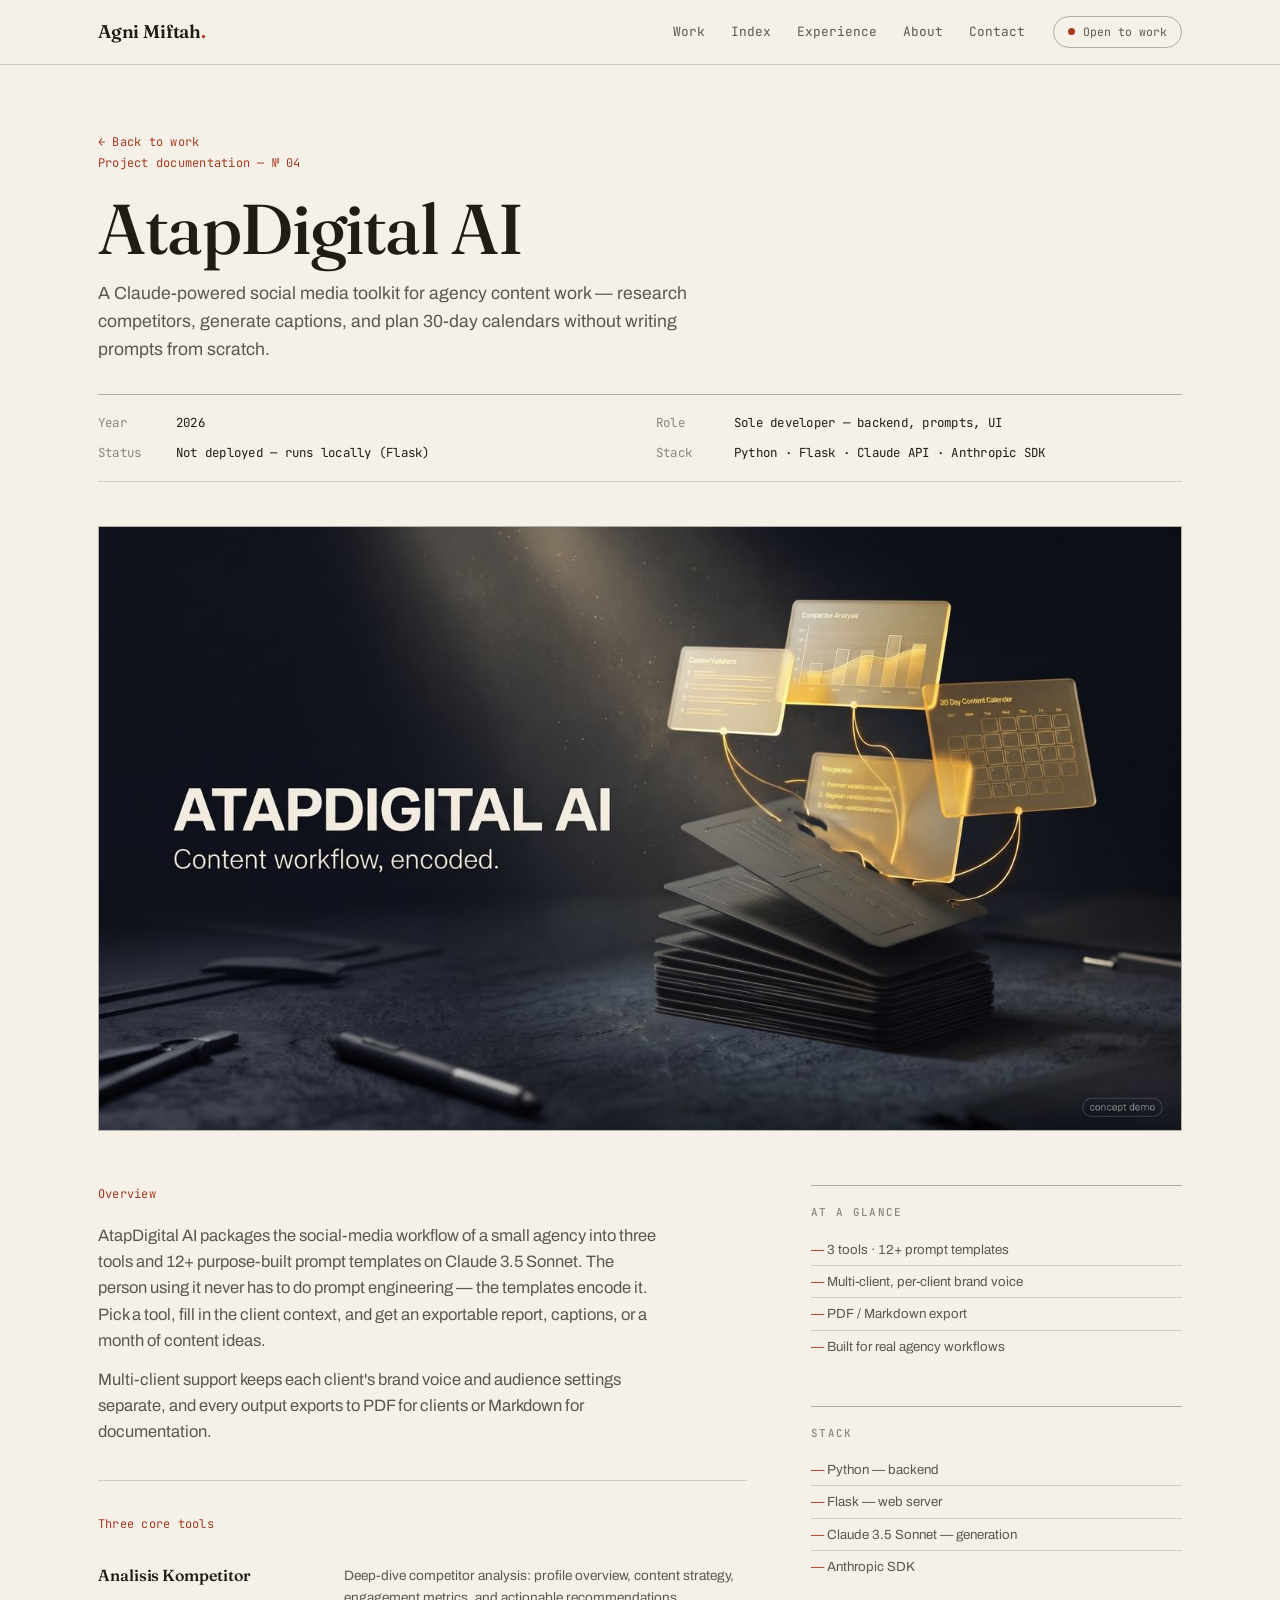
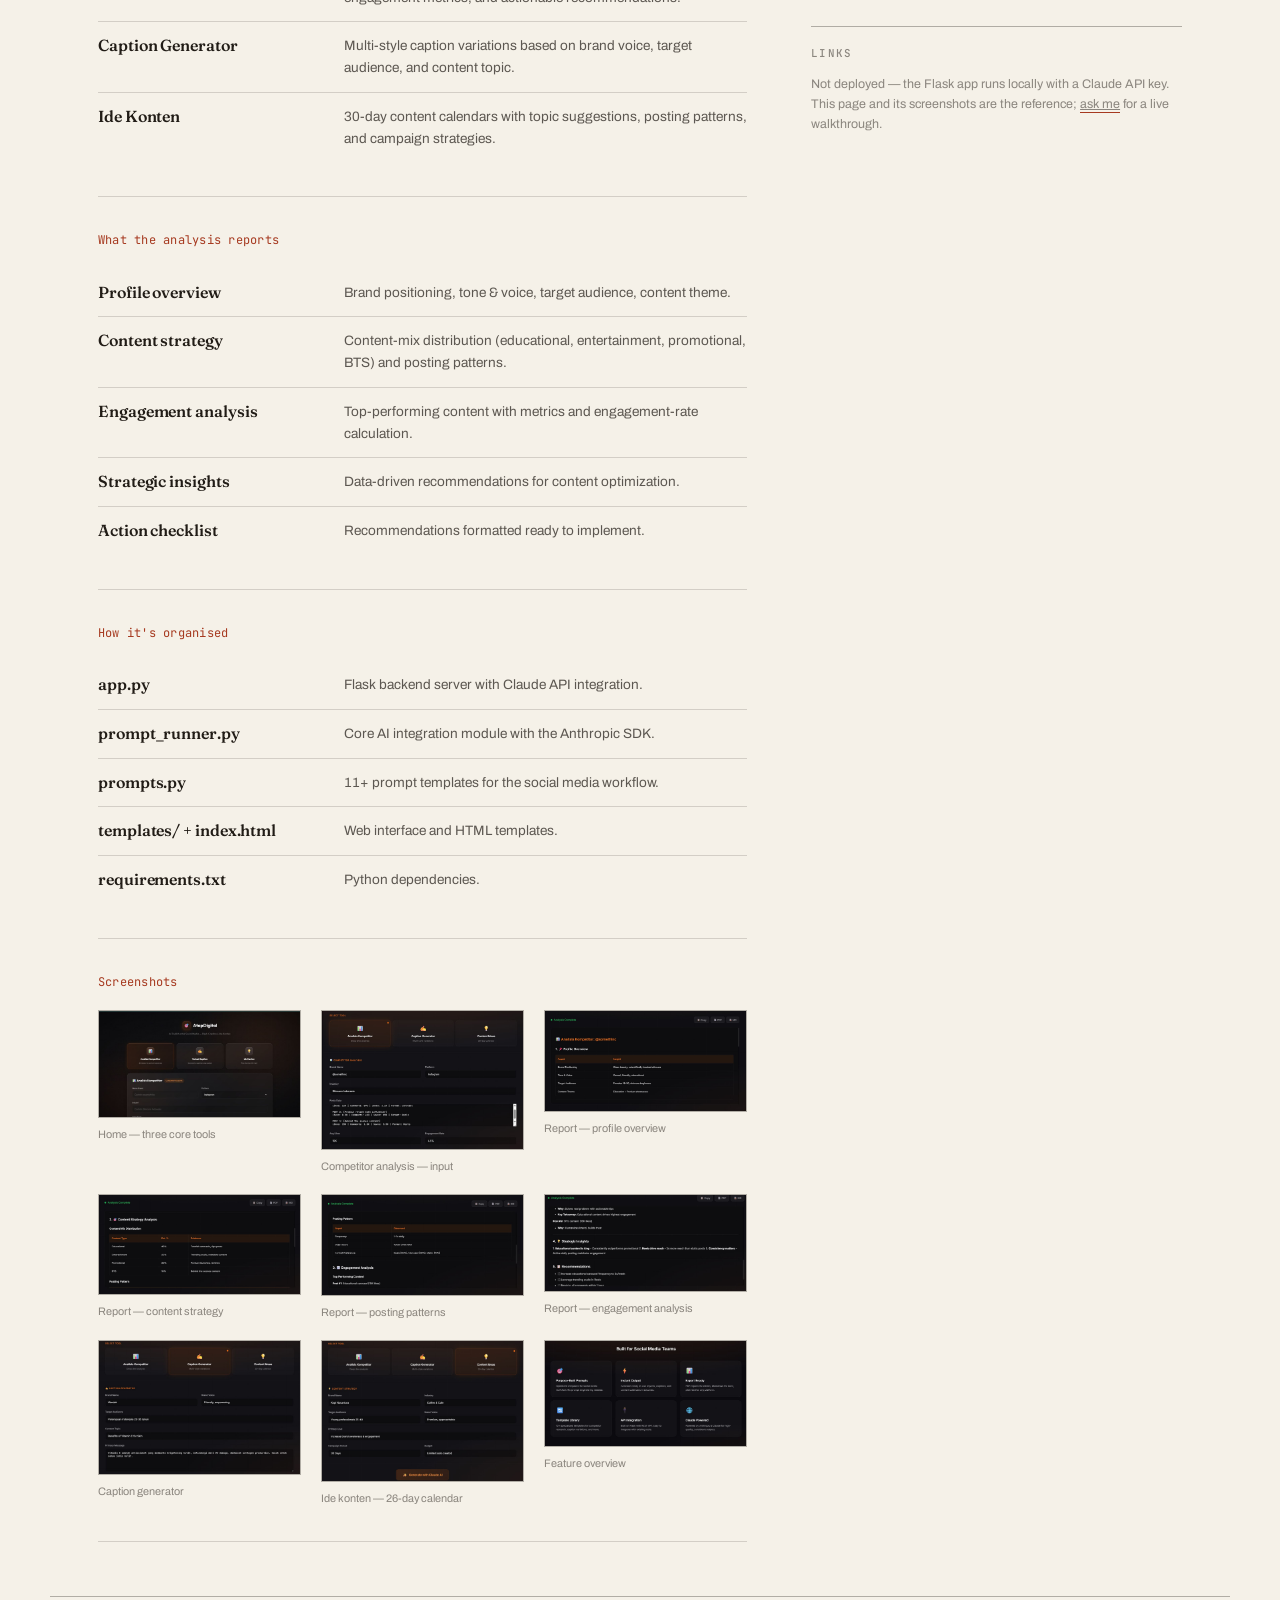
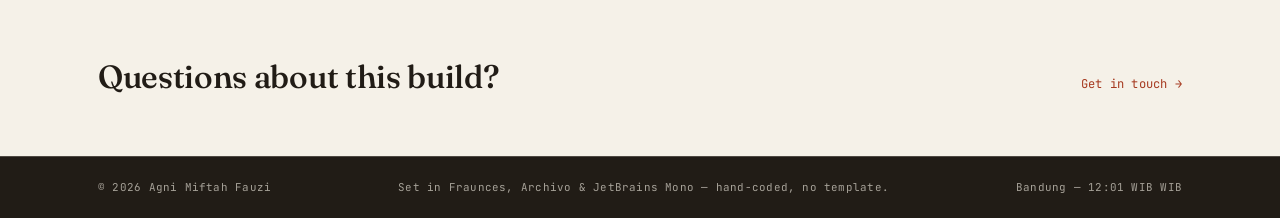
<file: projects/atapdigital-ai.html>
<!DOCTYPE html>
<html lang="en">
<head>
  <meta charset="UTF-8">
  <meta name="viewport" content="width=device-width, initial-scale=1.0">
  <title>AtapDigital AI — Documentation | Agni Miftah Fauzi</title>
  <meta name="description" content="AtapDigital AI: Claude-powered social media toolkit for agencies — competitor analysis, caption generation, and 30-day content calendars with 12+ prompt templates.">
  <link rel="icon" href="data:image/svg+xml,%3Csvg xmlns='http://www.w3.org/2000/svg' viewBox='0 0 64 64'%3E%3Crect width='64' height='64' fill='%23A63A20'/%3E%3Ctext x='32' y='45' font-family='Georgia,serif' font-size='38' fill='%23F5F1E8' text-anchor='middle'%3EA.%3C/text%3E%3C/svg%3E">
  <link rel="preconnect" href="https://fonts.googleapis.com">
  <link rel="preconnect" href="https://fonts.gstatic.com" crossorigin>
  <link href="https://fonts.googleapis.com/css2?family=Fraunces:ital,opsz,wght@0,9..144,300..900;1,9..144,300..900&family=Archivo:wght@400;500;600&family=JetBrains+Mono:wght@400;500&display=swap" rel="stylesheet">
  <link rel="stylesheet" href="../assets/css/style.css">
</head>
<body>
  <a class="skip-link" href="#doc">Skip to content</a>

  <header class="site-head">
    <div class="wrap head-grid">
      <a class="wordmark" href="../index.html">Agni Miftah<span class="wm-dot">.</span></a>
      <nav class="nav" id="nav" aria-label="Main">
        <a href="../index.html#work">Work</a>
        <a href="../index.html#index">Index</a>
        <a href="../index.html#experience">Experience</a>
        <a href="../index.html#about">About</a>
        <a href="../index.html#contact">Contact</a>
      </nav>
      <a class="status-chip" href="../index.html#contact"><span class="dot" aria-hidden="true"></span>Open to work</a>
      <button class="nav-burger" id="navBurger" aria-expanded="false" aria-controls="nav" aria-label="Open menu">
        <span></span><span></span>
      </button>
    </div>
  </header>

  <main id="doc">
    <article class="doc-hero wrap">
      <a class="back-link mono" href="../index.html#work">← Back to work</a>
      <p class="sec-label mono">Project documentation — № 04</p>
      <h1 class="doc-title">AtapDigital AI</h1>
      <p class="doc-sub">A Claude-powered social media toolkit for agency content work — research competitors, generate captions, and plan 30-day calendars without writing prompts from scratch.</p>
      <dl class="doc-meta mono">
        <div><dt>Year</dt><dd>2026</dd></div>
        <div><dt>Role</dt><dd>Sole developer — backend, prompts, UI</dd></div>
        <div><dt>Status</dt><dd>Not deployed — runs locally (Flask)</dd></div>
        <div><dt>Stack</dt><dd>Python · Flask · Claude API · Anthropic SDK</dd></div>
      </dl>
      <figure class="doc-hero-media">
        <img src="../assets/img/work/atapdigital-ai.jpg" alt="AtapDigital AI — project thumbnail" width="1400" height="781">
      </figure>
    </article>

    <div class="wrap doc-grid">
      <div class="doc-main">

        <section>
          <h2 class="sec-label mono">Overview</h2>
          <p>
            AtapDigital AI packages the social-media workflow of a small agency into three tools
            and 12+ purpose-built prompt templates on Claude 3.5 Sonnet. The person using it never
            has to do prompt engineering — the templates encode it. Pick a tool, fill in the client
            context, and get an exportable report, captions, or a month of content ideas.
          </p>
          <p>
            Multi-client support keeps each client's brand voice and audience settings separate,
            and every output exports to PDF for clients or Markdown for documentation.
          </p>
        </section>

        <section>
          <h2 class="sec-label mono">Three core tools</h2>
          <div class="feat-row"><strong>Analisis Kompetitor</strong><p>Deep-dive competitor analysis: profile overview, content strategy, engagement metrics, and actionable recommendations.</p></div>
          <div class="feat-row"><strong>Caption Generator</strong><p>Multi-style caption variations based on brand voice, target audience, and content topic.</p></div>
          <div class="feat-row"><strong>Ide Konten</strong><p>30-day content calendars with topic suggestions, posting patterns, and campaign strategies.</p></div>
        </section>

        <section>
          <h2 class="sec-label mono">What the analysis reports</h2>
          <div class="feat-row"><strong>Profile overview</strong><p>Brand positioning, tone &amp; voice, target audience, content theme.</p></div>
          <div class="feat-row"><strong>Content strategy</strong><p>Content-mix distribution (educational, entertainment, promotional, BTS) and posting patterns.</p></div>
          <div class="feat-row"><strong>Engagement analysis</strong><p>Top-performing content with metrics and engagement-rate calculation.</p></div>
          <div class="feat-row"><strong>Strategic insights</strong><p>Data-driven recommendations for content optimization.</p></div>
          <div class="feat-row"><strong>Action checklist</strong><p>Recommendations formatted ready to implement.</p></div>
        </section>

        <section>
          <h2 class="sec-label mono">How it's organised</h2>
          <div class="feat-row"><strong>app.py</strong><p>Flask backend server with Claude API integration.</p></div>
          <div class="feat-row"><strong>prompt_runner.py</strong><p>Core AI integration module with the Anthropic SDK.</p></div>
          <div class="feat-row"><strong>prompts.py</strong><p>12+ prompt templates for the social media workflow.</p></div>
          <div class="feat-row"><strong>templates/ + index.html</strong><p>Web interface and HTML templates.</p></div>
          <div class="feat-row"><strong>requirements.txt</strong><p>Python dependencies.</p></div>
        </section>

        <section>
          <h2 class="sec-label mono">Screenshots</h2>
          <div class="shot-grid tri">
            <figure class="shot"><img src="../assets/img/shots/atapdigital-ai/01-home.jpg" alt="AtapDigital AI home" width="1200" height="630" loading="lazy"><figcaption>Home — three core tools</figcaption></figure>
            <figure class="shot"><img src="../assets/img/shots/atapdigital-ai/02-competitor-input.jpg" alt="Competitor input form" width="1200" height="822" loading="lazy"><figcaption>Competitor analysis — input</figcaption></figure>
            <figure class="shot"><img src="../assets/img/shots/atapdigital-ai/03-profile-overview.jpg" alt="Profile overview output" width="1200" height="594" loading="lazy"><figcaption>Report — profile overview</figcaption></figure>
            <figure class="shot"><img src="../assets/img/shots/atapdigital-ai/04-content-strategy.jpg" alt="Content strategy output" width="1200" height="591" loading="lazy"><figcaption>Report — content strategy</figcaption></figure>
            <figure class="shot"><img src="../assets/img/shots/atapdigital-ai/05-posting-pattern.jpg" alt="Posting pattern output" width="1200" height="594" loading="lazy"><figcaption>Report — posting patterns</figcaption></figure>
            <figure class="shot"><img src="../assets/img/shots/atapdigital-ai/06-engagement-analysis.jpg" alt="Engagement analysis output" width="1200" height="571" loading="lazy"><figcaption>Report — engagement analysis</figcaption></figure>
            <figure class="shot"><img src="../assets/img/shots/atapdigital-ai/07-caption-generator.jpg" alt="Caption generator" width="1200" height="796" loading="lazy"><figcaption>Caption generator</figcaption></figure>
            <figure class="shot"><img src="../assets/img/shots/atapdigital-ai/08-content-ideas.jpg" alt="Content ideas" width="1200" height="839" loading="lazy"><figcaption>Ide konten — 30-day calendar</figcaption></figure>
            <figure class="shot"><img src="../assets/img/shots/atapdigital-ai/09-features.jpg" alt="Features overview" width="1200" height="630" loading="lazy"><figcaption>Feature overview</figcaption></figure>
          </div>
        </section>

      </div>

      <aside class="doc-side">
        <div class="side-card">
          <h3>At a glance</h3>
          <ul>
            <li>3 tools · 12+ prompt templates</li>
            <li>Multi-client, per-client brand voice</li>
            <li>PDF / Markdown export</li>
            <li>Built for real agency workflows</li>
          </ul>
        </div>
        <div class="side-card">
          <h3>Stack</h3>
          <ul>
            <li>Python — backend</li>
            <li>Flask — web server</li>
            <li>Claude 3.5 Sonnet — generation</li>
            <li>Anthropic SDK</li>
          </ul>
        </div>
        <div class="side-card">
          <h3>Links</h3>
          <p class="side-note">
            Not deployed — the Flask app runs locally with a Claude API key. This page and its
            screenshots are the reference; <a class="u-link" href="../index.html#contact">ask me</a> for a live walkthrough.
          </p>
        </div>
      </aside>
    </div>

    <div class="wrap doc-end">
      <h2>Questions about this build?</h2>
      <a class="back-link mono" href="../index.html#contact">Get in touch →</a>
    </div>
  </main>

  <footer class="site-foot">
    <div class="wrap foot-grid mono">
      <span>© 2026 Agni Miftah Fauzi</span>
      <span class="hide-sm">Set in Fraunces, Archivo &amp; JetBrains Mono — hand-coded, no template.</span>
      <span>Bandung — <span id="clock">··:··</span> WIB</span>
    </div>
  </footer>

  <script src="../assets/js/main.js"></script>
</body>
</html>
</file>
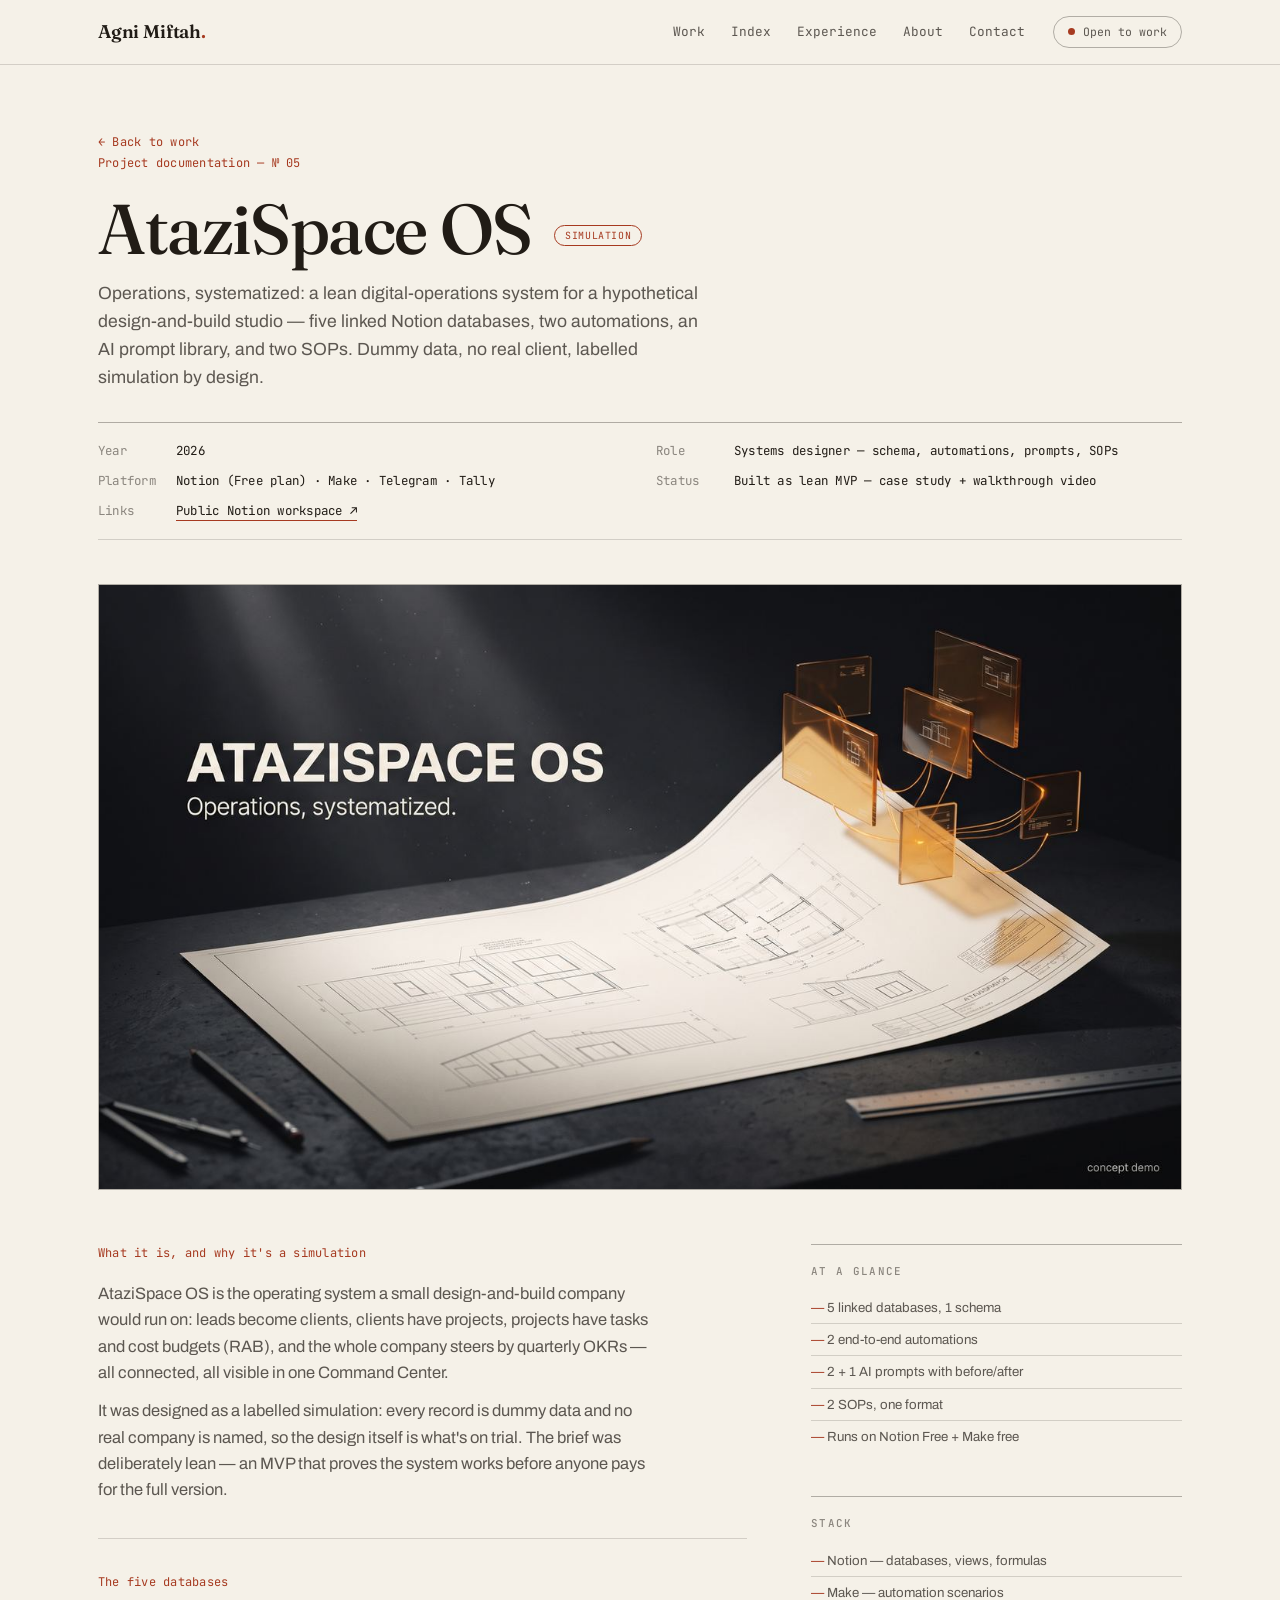
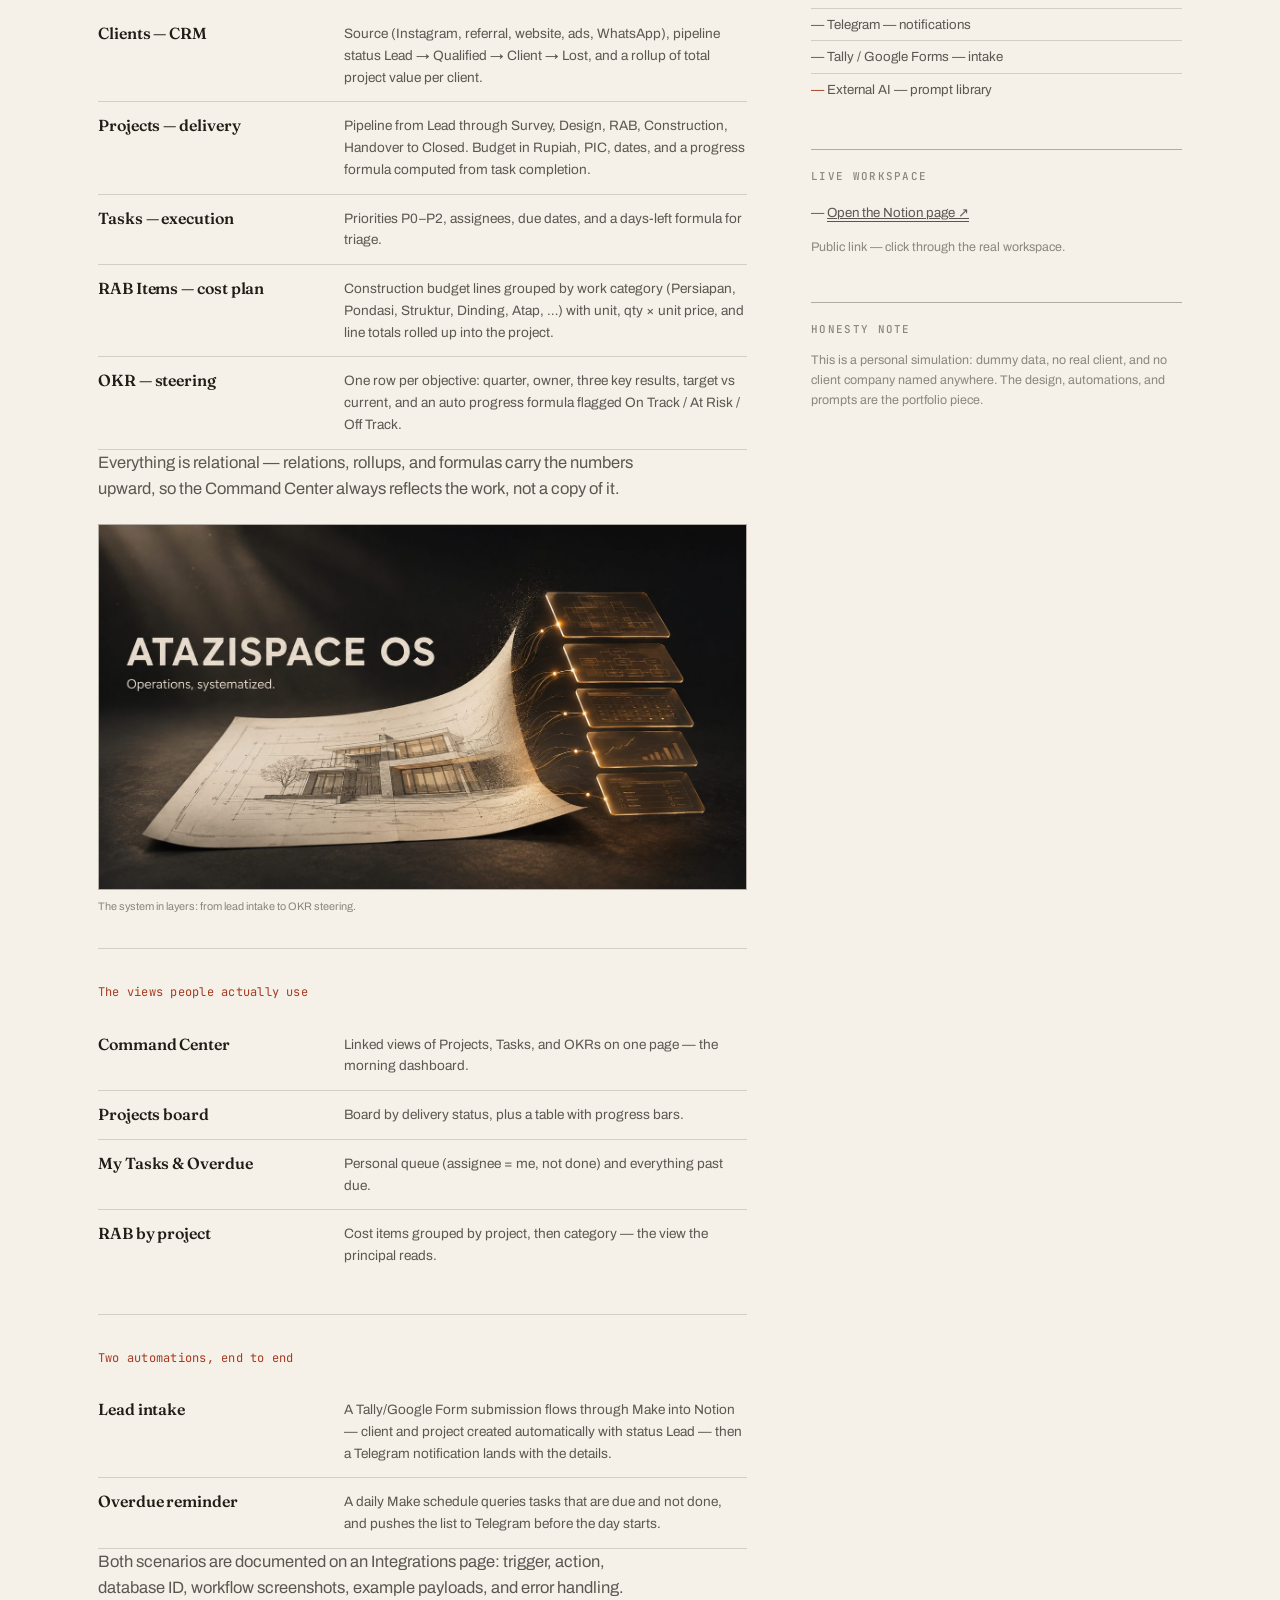
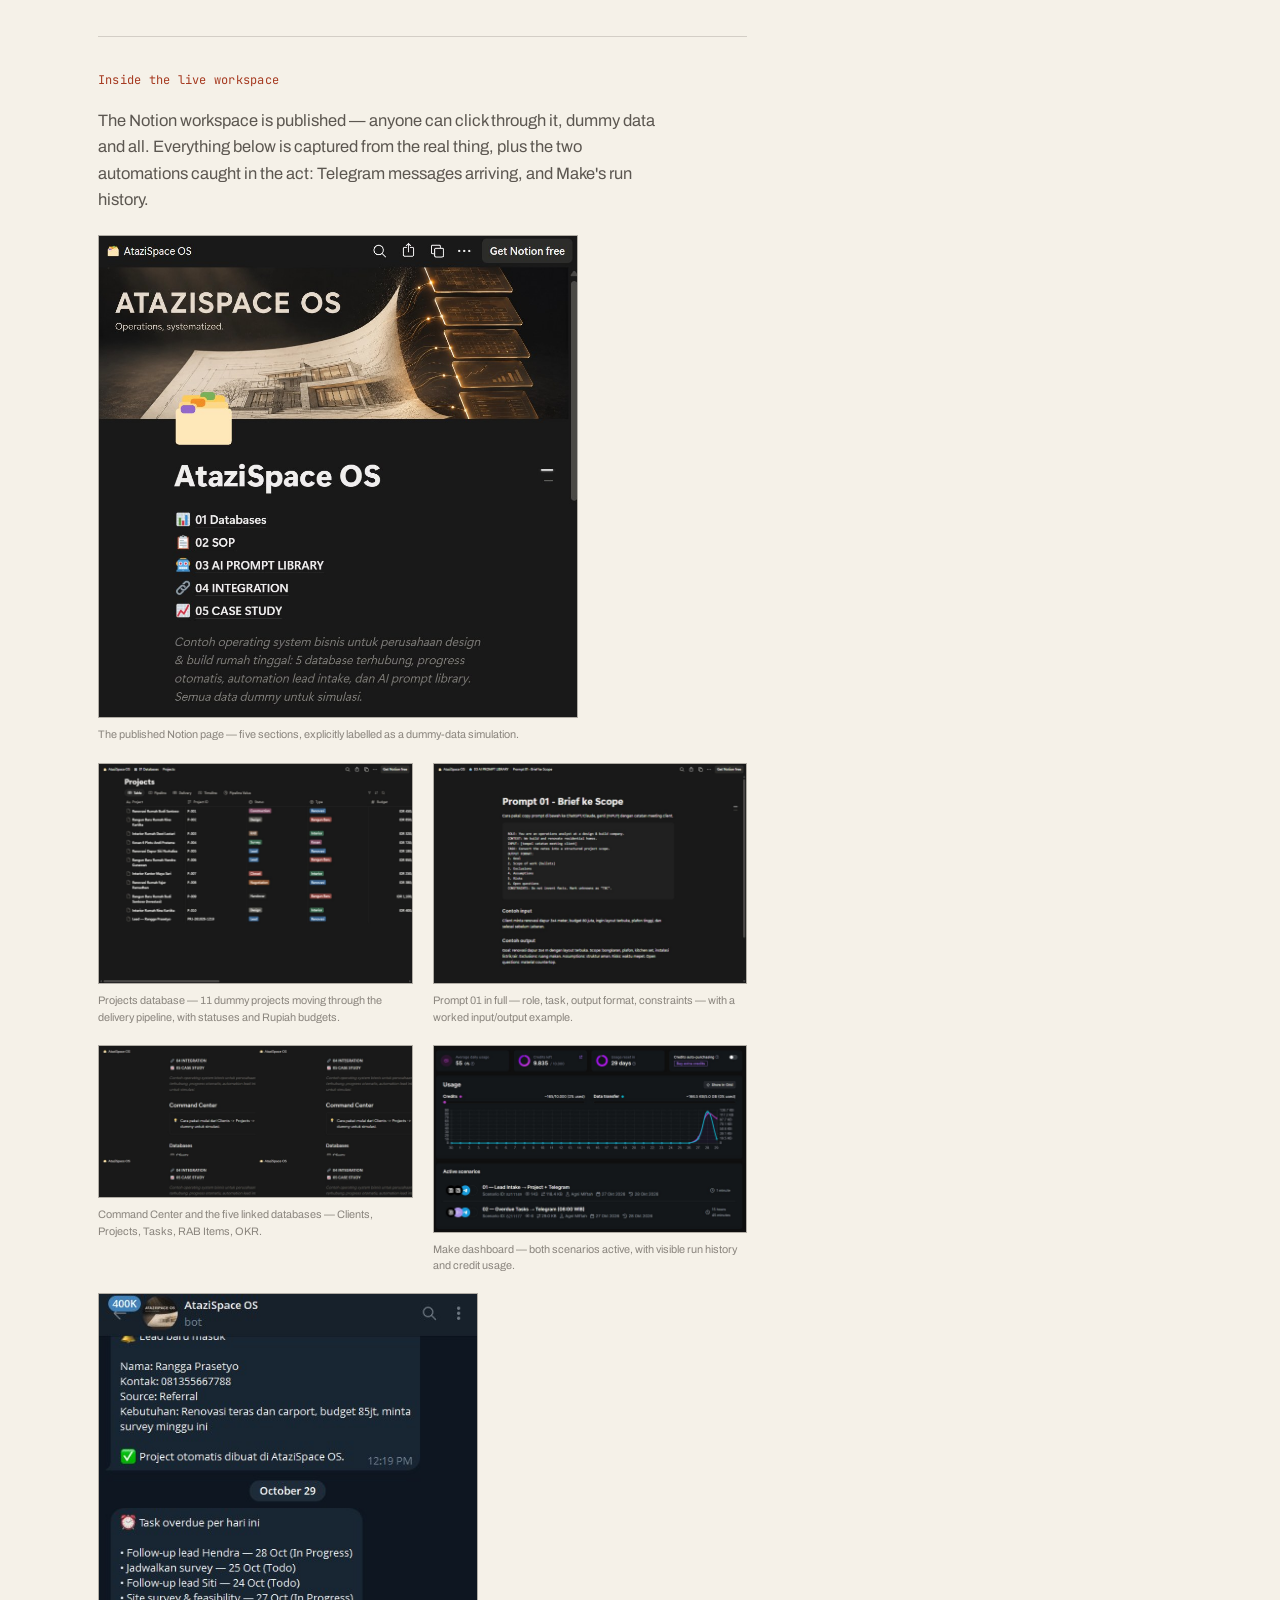
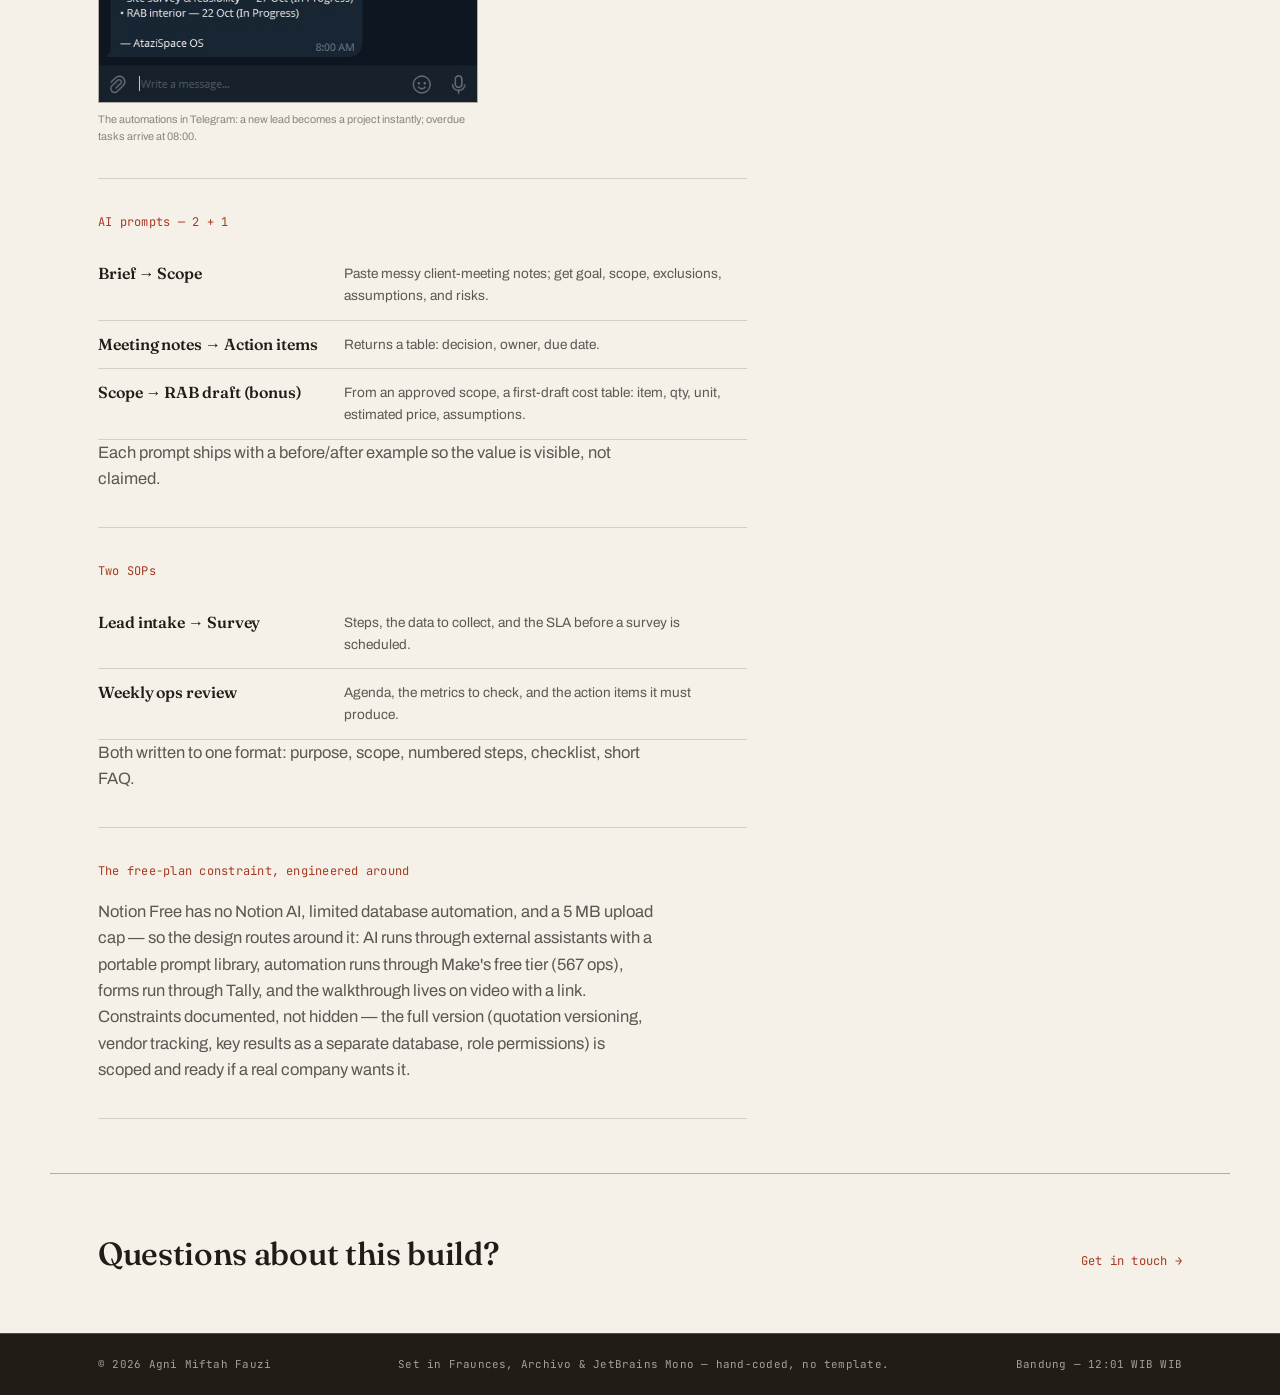
<file: projects/atazispace-os.html>
<!DOCTYPE html>
<html lang="en">
<head>
  <meta charset="UTF-8">
  <meta name="viewport" content="width=device-width, initial-scale=1.0">
  <title>AtaziSpace OS — Documentation | Agni Miftah Fauzi</title>
  <meta name="description" content="AtaziSpace OS: a lean digital-operations system for a hypothetical design & build studio — 5 linked Notion databases, 2 automations, AI prompts, and SOPs. A labelled simulation with dummy data.">
  <link rel="icon" href="data:image/svg+xml,%3Csvg xmlns='http://www.w3.org/2000/svg' viewBox='0 0 64 64'%3E%3Crect width='64' height='64' fill='%23A63A20'/%3E%3Ctext x='32' y='45' font-family='Georgia,serif' font-size='38' fill='%23F5F1E8' text-anchor='middle'%3EA.%3C/text%3E%3C/svg%3E">
  <link rel="preconnect" href="https://fonts.googleapis.com">
  <link rel="preconnect" href="https://fonts.gstatic.com" crossorigin>
  <link href="https://fonts.googleapis.com/css2?family=Fraunces:ital,opsz,wght@0,9..144,300..900;1,9..144,300..900&family=Archivo:wght@400;500;600&family=JetBrains+Mono:wght@400;500&display=swap" rel="stylesheet">
  <link rel="stylesheet" href="../assets/css/style.css">
</head>
<body>
  <a class="skip-link" href="#doc">Skip to content</a>

  <header class="site-head">
    <div class="wrap head-grid">
      <a class="wordmark" href="../index.html">Agni Miftah<span class="wm-dot">.</span></a>
      <nav class="nav" id="nav" aria-label="Main">
        <a href="../index.html#work">Work</a>
        <a href="../index.html#index">Index</a>
        <a href="../index.html#experience">Experience</a>
        <a href="../index.html#about">About</a>
        <a href="../index.html#contact">Contact</a>
      </nav>
      <a class="status-chip" href="../index.html#contact"><span class="dot" aria-hidden="true"></span>Open to work</a>
      <button class="nav-burger" id="navBurger" aria-expanded="false" aria-controls="nav" aria-label="Open menu">
        <span></span><span></span>
      </button>
    </div>
  </header>

  <main id="doc">
    <article class="doc-hero wrap">
      <a class="back-link mono" href="../index.html#work">← Back to work</a>
      <p class="sec-label mono">Project documentation — № 05</p>
      <h1 class="doc-title">AtaziSpace OS <span class="work-flag mono">simulation</span></h1>
      <p class="doc-sub">Operations, systematized: a lean digital-operations system for a hypothetical design-and-build studio — five linked Notion databases, two automations, an AI prompt library, and two SOPs. Dummy data, no real client, labelled simulation by design.</p>
      <dl class="doc-meta mono">
        <div><dt>Year</dt><dd>2026</dd></div>
        <div><dt>Role</dt><dd>Systems designer — schema, automations, prompts, SOPs</dd></div>
        <div><dt>Platform</dt><dd>Notion (Free plan) · Make · Telegram · Tally</dd></div>
        <div><dt>Status</dt><dd>Built as lean MVP — case study + walkthrough video</dd></div>
        <div><dt>Links</dt><dd><a class="u-link" href="https://impartial-headline-1b1.notion.site/AtaziSpace-OS-4050a2f8973080858f2dff5c10f0f37c?source=copy_link" target="_blank" rel="noopener noreferrer">Public Notion workspace ↗</a></dd></div>
      </dl>
      <figure class="doc-hero-media">
        <img src="../assets/img/thumbs/atazispace-os.jpg" alt="AtaziSpace OS — Notion operations system, simulation" width="1400" height="781">
      </figure>
    </article>

    <div class="wrap doc-grid">
      <div class="doc-main">

        <section>
          <h2 class="sec-label mono">What it is, and why it's a simulation</h2>
          <p>
            AtaziSpace OS is the operating system a small design-and-build company would run on:
            leads become clients, clients have projects, projects have tasks and cost budgets
            (RAB), and the whole company steers by quarterly OKRs — all connected, all visible in
            one Command Center.
          </p>
          <p>
            It was designed as a labelled simulation: every record is dummy data and no real
            company is named, so the design itself is what's on trial. The brief was deliberately
            lean — an MVP that proves the system works before anyone pays for the full version.
          </p>
        </section>

        <section>
          <h2 class="sec-label mono">The five databases</h2>
          <div class="feat-row"><strong>Clients — CRM</strong><p>Source (Instagram, referral, website, ads, WhatsApp), pipeline status Lead → Qualified → Client → Lost, and a rollup of total project value per client.</p></div>
          <div class="feat-row"><strong>Projects — delivery</strong><p>Pipeline from Lead through Survey, Design, RAB, Construction, Handover to Closed. Budget in Rupiah, PIC, dates, and a progress formula computed from task completion.</p></div>
          <div class="feat-row"><strong>Tasks — execution</strong><p>Priorities P0–P2, assignees, due dates, and a days-left formula for triage.</p></div>
          <div class="feat-row"><strong>RAB Items — cost plan</strong><p>Construction budget lines grouped by work category (Persiapan, Pondasi, Struktur, Dinding, Atap, …) with unit, qty × unit price, and line totals rolled up into the project.</p></div>
          <div class="feat-row"><strong>OKR — steering</strong><p>One row per objective: quarter, owner, three key results, target vs current, and an auto progress formula flagged On Track / At Risk / Off Track.</p></div>
          <p>
            Everything is relational — relations, rollups, and formulas carry the numbers upward,
            so the Command Center always reflects the work, not a copy of it.
          </p>
          <figure class="shot" style="margin-top:22px">
            <img src="../assets/img/work/atazispace-layers.jpg" alt="AtaziSpace OS — digital operations layers diagram" width="1400" height="787" loading="lazy">
            <figcaption>The system in layers: from lead intake to OKR steering.</figcaption>
          </figure>
        </section>

        <section>
          <h2 class="sec-label mono">The views people actually use</h2>
          <div class="feat-row"><strong>Command Center</strong><p>Linked views of Projects, Tasks, and OKRs on one page — the morning dashboard.</p></div>
          <div class="feat-row"><strong>Projects board</strong><p>Board by delivery status, plus a table with progress bars.</p></div>
          <div class="feat-row"><strong>My Tasks &amp; Overdue</strong><p>Personal queue (assignee = me, not done) and everything past due.</p></div>
          <div class="feat-row"><strong>RAB by project</strong><p>Cost items grouped by project, then category — the view the principal reads.</p></div>
        </section>

        <section>
          <h2 class="sec-label mono">Two automations, end to end</h2>
          <div class="feat-row"><strong>Lead intake</strong><p>A Tally/Google Form submission flows through Make into Notion — client and project created automatically with status Lead — then a Telegram notification lands with the details.</p></div>
          <div class="feat-row"><strong>Overdue reminder</strong><p>A daily Make schedule queries tasks that are due and not done, and pushes the list to Telegram before the day starts.</p></div>
          <p>
            Both scenarios are documented on an Integrations page: trigger, action, database ID,
            workflow screenshots, example payloads, and error handling.
          </p>
        </section>

        <section>
          <h2 class="sec-label mono">Inside the live workspace</h2>
          <p>
            The Notion workspace is published — anyone can click through it, dummy data and
            all. Everything below is captured from the real thing, plus the two automations
            caught in the act: Telegram messages arriving, and Make's run history.
          </p>

          <figure class="shot" style="max-width:480px;margin-top:22px">
            <img src="../assets/img/shots/atazispace-os/00-notion-home.jpg" alt="AtaziSpace OS — public Notion homepage" width="943" height="949" loading="lazy">
            <figcaption>The published Notion page — five sections, explicitly labelled as a dummy-data simulation.</figcaption>
          </figure>

          <div class="shot-grid" style="margin-top:20px">
            <figure class="shot"><img src="../assets/img/shots/atazispace-os/02-projects-db.jpg" alt="Projects database — 11 dummy projects with statuses and budgets" width="1280" height="900" loading="lazy"><figcaption>Projects database — 11 dummy projects moving through the delivery pipeline, with statuses and Rupiah budgets.</figcaption></figure>
            <figure class="shot"><img src="../assets/img/shots/atazispace-os/03-prompt-library.jpg" alt="Prompt 01 — Brief ke Scope, full prompt with before/after" width="1280" height="900" loading="lazy"><figcaption>Prompt 01 in full — role, task, output format, constraints — with a worked input/output example.</figcaption></figure>
          </div>

          <div class="shot-grid" style="margin-top:20px">
            <figure class="shot"><img src="../assets/img/shots/atazispace-os/01-notion-overview.jpg" alt="Command Center and the five linked databases" width="1280" height="620" loading="lazy"><figcaption>Command Center and the five linked databases — Clients, Projects, Tasks, RAB Items, OKR.</figcaption></figure>
            <figure class="shot"><img src="../assets/img/shots/atazispace-os/05-make.jpg" alt="Make dashboard — two active scenarios" width="1280" height="760" loading="lazy"><figcaption>Make dashboard — both scenarios active, with visible run history and credit usage.</figcaption></figure>
          </div>

          <figure class="shot" style="max-width:380px;margin-top:20px">
            <img src="../assets/img/shots/atazispace-os/04-telegram.jpg" alt="Telegram — lead intake and overdue task notifications" width="452" height="488" loading="lazy">
            <figcaption>The automations in Telegram: a new lead becomes a project instantly; overdue tasks arrive at 08:00.</figcaption>
          </figure>
        </section>

        <section>
          <h2 class="sec-label mono">AI prompts — 2 + 1</h2>
          <div class="feat-row"><strong>Brief → Scope</strong><p>Paste messy client-meeting notes; get goal, scope, exclusions, assumptions, and risks.</p></div>
          <div class="feat-row"><strong>Meeting notes → Action items</strong><p>Returns a table: decision, owner, due date.</p></div>
          <div class="feat-row"><strong>Scope → RAB draft (bonus)</strong><p>From an approved scope, a first-draft cost table: item, qty, unit, estimated price, assumptions.</p></div>
          <p>
            Each prompt ships with a before/after example so the value is visible, not claimed.
          </p>
        </section>

        <section>
          <h2 class="sec-label mono">Two SOPs</h2>
          <div class="feat-row"><strong>Lead intake → Survey</strong><p>Steps, the data to collect, and the SLA before a survey is scheduled.</p></div>
          <div class="feat-row"><strong>Weekly ops review</strong><p>Agenda, the metrics to check, and the action items it must produce.</p></div>
          <p>Both written to one format: purpose, scope, numbered steps, checklist, short FAQ.</p>
        </section>

        <section>
          <h2 class="sec-label mono">The free-plan constraint, engineered around</h2>
          <p>
            Notion Free has no Notion AI, limited database automation, and a 5 MB upload cap — so
            the design routes around it: AI runs through external assistants with a portable prompt
            library, automation runs through Make's free tier (1,000 ops), forms run through
            Tally, and the walkthrough lives on video with a link. Constraints documented, not
            hidden — the full version (quotation versioning, vendor tracking, key results as a
            separate database, role permissions) is scoped and ready if a real company wants it.
          </p>
        </section>

      </div>

      <aside class="doc-side">
        <div class="side-card">
          <h3>At a glance</h3>
          <ul>
            <li>5 linked databases, 1 schema</li>
            <li>2 end-to-end automations</li>
            <li>2 + 1 AI prompts with before/after</li>
            <li>2 SOPs, one format</li>
            <li>Runs on Notion Free + Make free</li>
          </ul>
        </div>
        <div class="side-card">
          <h3>Stack</h3>
          <ul>
            <li>Notion — databases, views, formulas</li>
            <li>Make — automation scenarios</li>
            <li>Telegram — notifications</li>
            <li>Tally / Google Forms — intake</li>
            <li>External AI — prompt library</li>
          </ul>
        </div>
        <div class="side-card">
          <h3>Live workspace</h3>
          <ul>
            <li><a class="u-link" href="https://impartial-headline-1b1.notion.site/AtaziSpace-OS-4050a2f8973080858f2dff5c10f0f37c?source=copy_link" target="_blank" rel="noopener noreferrer">Open the Notion page ↗</a></li>
          </ul>
          <p class="side-note">Public link — click through the real workspace.</p>
        </div>
        <div class="side-card">
          <h3>Honesty note</h3>
          <p class="side-note">
            This is a personal simulation: dummy data, no real client, and no client company named
            anywhere. The design, automations, and prompts are the portfolio piece.
          </p>
        </div>
      </aside>
    </div>

    <div class="wrap doc-end">
      <h2>Questions about this build?</h2>
      <a class="back-link mono" href="../index.html#contact">Get in touch →</a>
    </div>
  </main>

  <footer class="site-foot">
    <div class="wrap foot-grid mono">
      <span>© 2026 Agni Miftah Fauzi</span>
      <span class="hide-sm">Set in Fraunces, Archivo &amp; JetBrains Mono — hand-coded, no template.</span>
      <span>Bandung — <span id="clock">··:··</span> WIB</span>
    </div>
  </footer>

  <script src="../assets/js/main.js"></script>
</body>
</html>
</file>
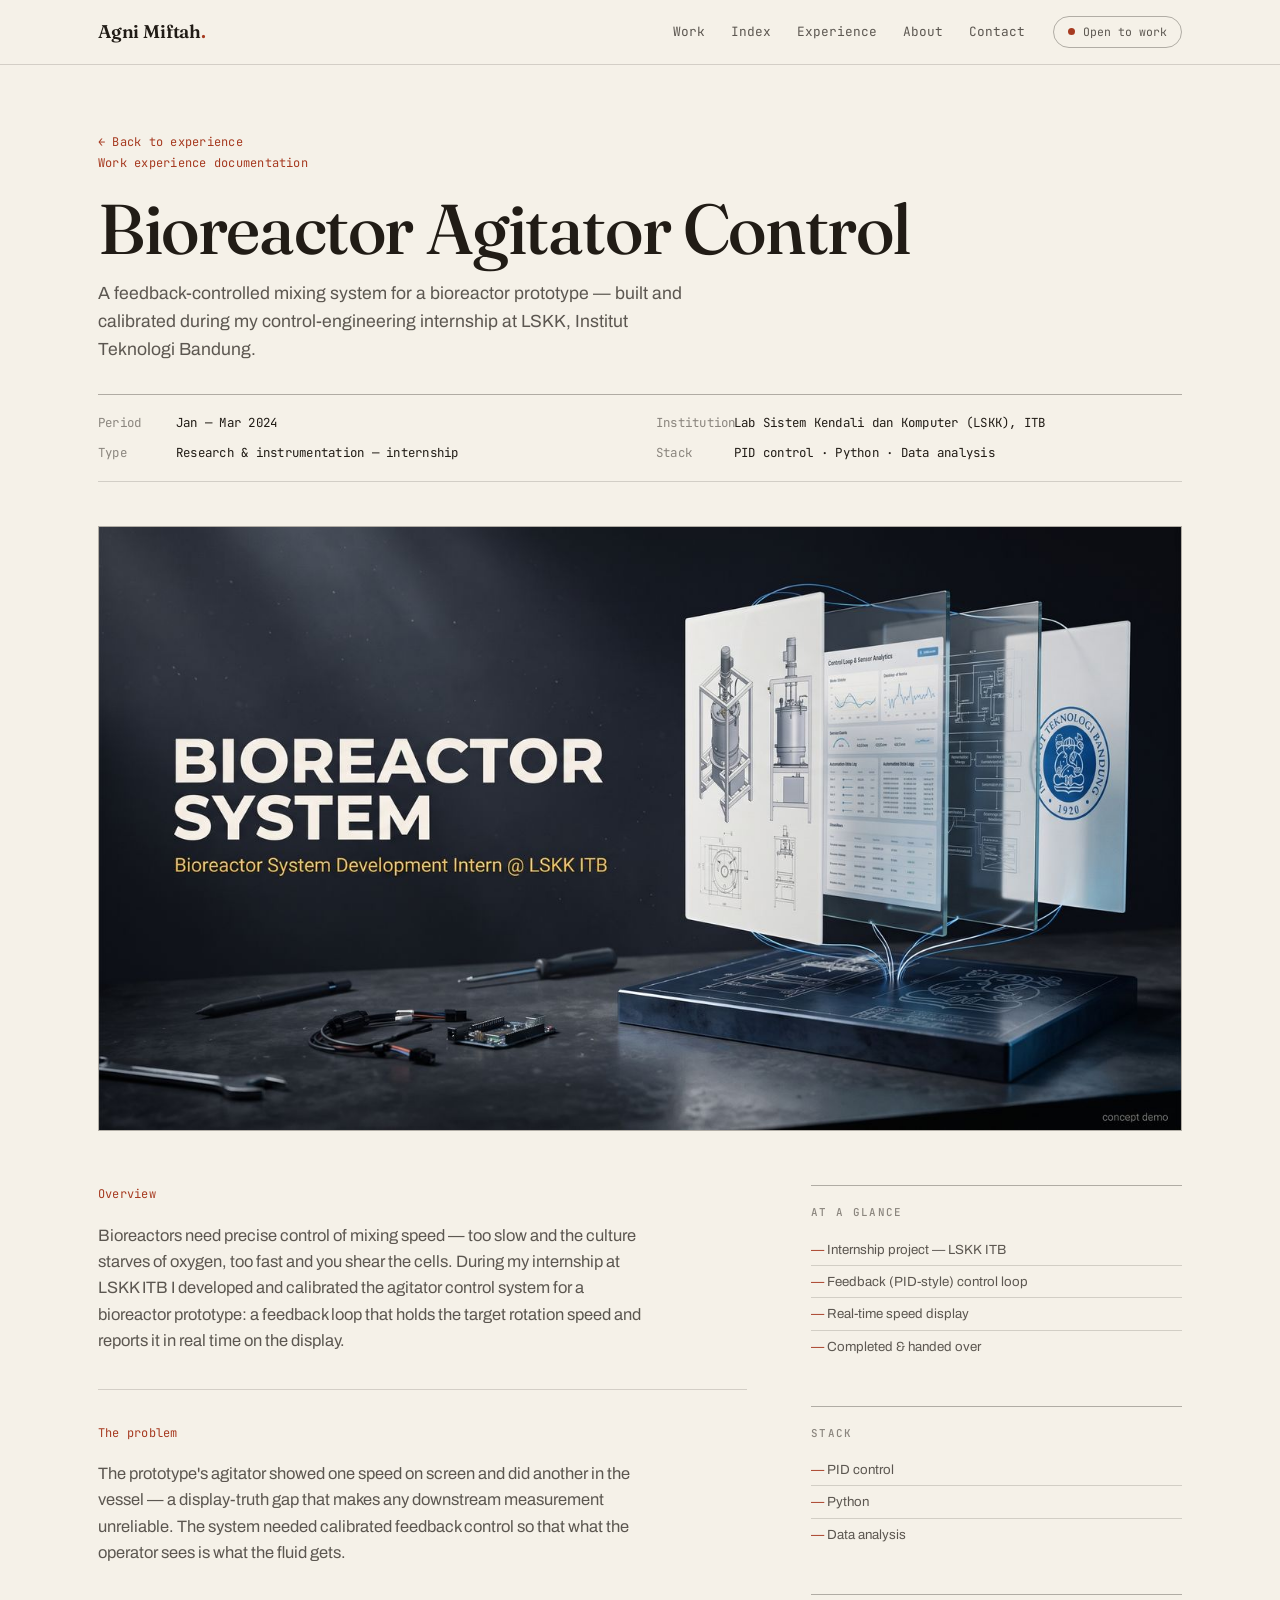
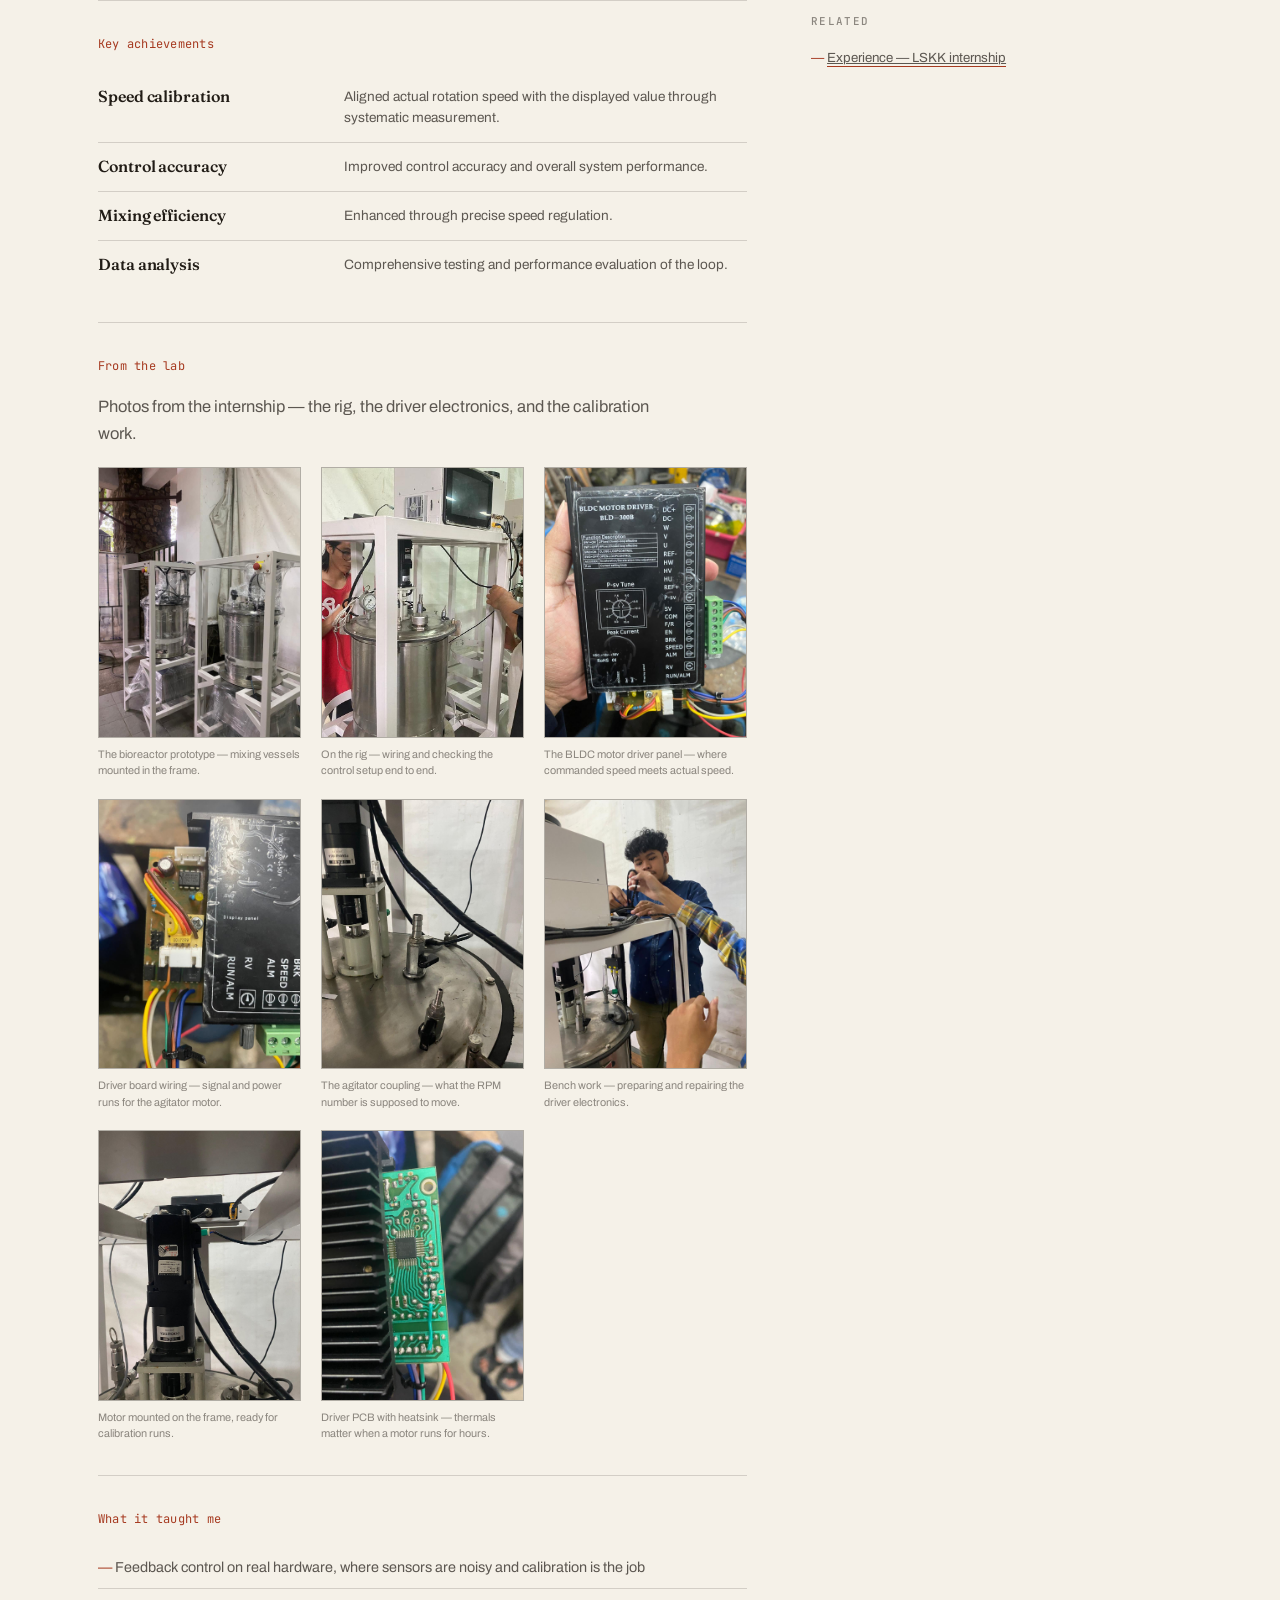
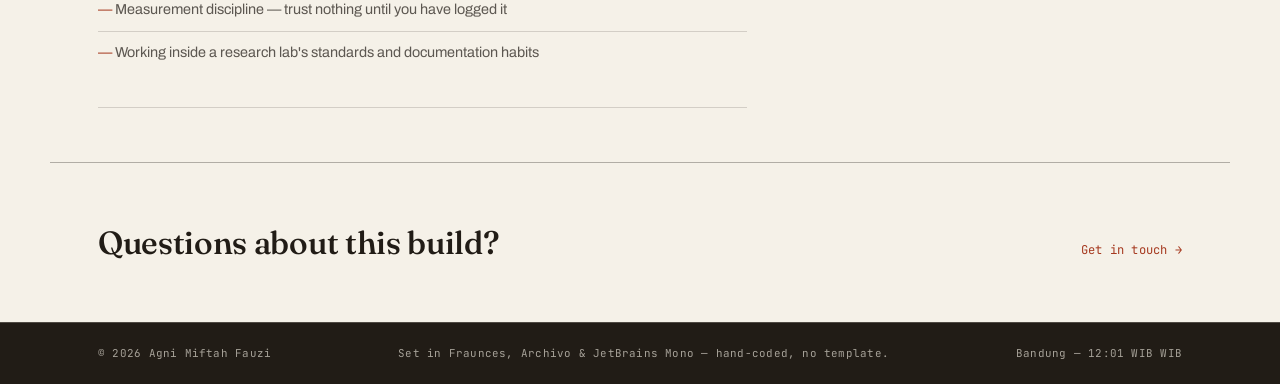
<file: projects/bioreactor.html>
<!DOCTYPE html>
<html lang="en">
<head>
  <meta charset="UTF-8">
  <meta name="viewport" content="width=device-width, initial-scale=1.0">
  <title>Bioreactor Agitator Control — Documentation | Agni Miftah Fauzi</title>
  <meta name="description" content="Agitator control system for a bioreactor prototype — internship at Lab Sistem Kendali dan Komputer (LSKK), Institut Teknologi Bandung.">
  <link rel="icon" href="data:image/svg+xml,%3Csvg xmlns='http://www.w3.org/2000/svg' viewBox='0 0 64 64'%3E%3Crect width='64' height='64' fill='%23A63A20'/%3E%3Ctext x='32' y='45' font-family='Georgia,serif' font-size='38' fill='%23F5F1E8' text-anchor='middle'%3EA.%3C/text%3E%3C/svg%3E">
  <link rel="preconnect" href="https://fonts.googleapis.com">
  <link rel="preconnect" href="https://fonts.gstatic.com" crossorigin>
  <link href="https://fonts.googleapis.com/css2?family=Fraunces:ital,opsz,wght@0,9..144,300..900;1,9..144,300..900&family=Archivo:wght@400;500;600&family=JetBrains+Mono:wght@400;500&display=swap" rel="stylesheet">
  <link rel="stylesheet" href="../assets/css/style.css">
</head>
<body>
  <a class="skip-link" href="#doc">Skip to content</a>

  <header class="site-head">
    <div class="wrap head-grid">
      <a class="wordmark" href="../index.html">Agni Miftah<span class="wm-dot">.</span></a>
      <nav class="nav" id="nav" aria-label="Main">
        <a href="../index.html#work">Work</a>
        <a href="../index.html#index">Index</a>
        <a href="../index.html#experience">Experience</a>
        <a href="../index.html#about">About</a>
        <a href="../index.html#contact">Contact</a>
      </nav>
      <a class="status-chip" href="../index.html#contact"><span class="dot" aria-hidden="true"></span>Open to work</a>
      <button class="nav-burger" id="navBurger" aria-expanded="false" aria-controls="nav" aria-label="Open menu">
        <span></span><span></span>
      </button>
    </div>
  </header>

  <main id="doc">
    <article class="doc-hero wrap">
      <a class="back-link mono" href="../index.html#experience">← Back to experience</a>
      <p class="sec-label mono">Work experience documentation</p>
      <h1 class="doc-title">Bioreactor Agitator Control</h1>
      <p class="doc-sub">A feedback-controlled mixing system for a bioreactor prototype — built and calibrated during my control-engineering internship at LSKK, Institut Teknologi Bandung.</p>
      <dl class="doc-meta mono">
        <div><dt>Period</dt><dd>Jan — Mar 2024</dd></div>
        <div><dt>Institution</dt><dd>Lab Sistem Kendali dan Komputer (LSKK), ITB</dd></div>
        <div><dt>Type</dt><dd>Research &amp; instrumentation — internship</dd></div>
        <div><dt>Stack</dt><dd>PID control · Python · Data analysis</dd></div>
      </dl>
      <figure class="doc-hero-media">
        <img src="../assets/img/work/bioreactor.jpg" alt="Bioreactor agitator control — LSKK ITB" width="1400" height="781">
      </figure>
    </article>

    <div class="wrap doc-grid">
      <div class="doc-main">

        <section>
          <h2 class="sec-label mono">Overview</h2>
          <p>
            Bioreactors need precise control of mixing speed — too slow and the culture starves of
            oxygen, too fast and you shear the cells. During my internship at LSKK ITB I developed
            and calibrated the agitator control system for a bioreactor prototype: a feedback loop
            that holds the target rotation speed and reports it in real time on the display.
          </p>
        </section>

        <section>
          <h2 class="sec-label mono">The problem</h2>
          <p>
            The prototype's agitator showed one speed on screen and did another in the vessel —
            a display-truth gap that makes any downstream measurement unreliable. The system needed
            calibrated feedback control so that what the operator sees is what the fluid gets.
          </p>
        </section>

        <section>
          <h2 class="sec-label mono">Key achievements</h2>
          <div class="feat-row"><strong>Speed calibration</strong><p>Aligned actual rotation speed with the displayed value through systematic measurement.</p></div>
          <div class="feat-row"><strong>Control accuracy</strong><p>Improved control accuracy and overall system performance.</p></div>
          <div class="feat-row"><strong>Mixing efficiency</strong><p>Enhanced through precise speed regulation.</p></div>
          <div class="feat-row"><strong>Data analysis</strong><p>Comprehensive testing and performance evaluation of the loop.</p></div>
        </section>

        <section>
          <h2 class="sec-label mono">From the lab</h2>
          <p>Photos from the internship — the rig, the driver electronics, and the calibration work.</p>
          <div class="shot-grid workshop" style="margin-top:20px">
            <figure class="shot"><img src="../assets/img/shots/lskk/lskk-08.jpg" alt="The bioreactor prototype — vessels mounted in the frame" width="900" height="1200" loading="lazy"><figcaption>The bioreactor prototype — mixing vessels mounted in the frame.</figcaption></figure>
            <figure class="shot"><img src="../assets/img/shots/lskk/lskk-01.jpg" alt="Working on the bioreactor rig" width="900" height="1200" loading="lazy"><figcaption>On the rig — wiring and checking the control setup end to end.</figcaption></figure>
            <figure class="shot"><img src="../assets/img/shots/lskk/lskk-05.jpg" alt="BLDC motor driver control panel" width="900" height="1200" loading="lazy"><figcaption>The BLDC motor driver panel — where commanded speed meets actual speed.</figcaption></figure>
            <figure class="shot"><img src="../assets/img/shots/lskk/lskk-04.jpg" alt="Motor driver board wiring" width="900" height="1200" loading="lazy"><figcaption>Driver board wiring — signal and power runs for the agitator motor.</figcaption></figure>
            <figure class="shot"><img src="../assets/img/shots/lskk/lskk-10.jpg" alt="Agitator coupling close-up" width="900" height="1200" loading="lazy"><figcaption>The agitator coupling — what the RPM number is supposed to move.</figcaption></figure>
            <figure class="shot"><img src="../assets/img/shots/lskk/lskk-03.jpg" alt="Soldering and bench work" width="900" height="1200" loading="lazy"><figcaption>Bench work — preparing and repairing the driver electronics.</figcaption></figure>
            <figure class="shot"><img src="../assets/img/shots/lskk/lskk-09.jpg" alt="Agitator motor mounted on the frame" width="900" height="1200" loading="lazy"><figcaption>Motor mounted on the frame, ready for calibration runs.</figcaption></figure>
            <figure class="shot"><img src="../assets/img/shots/lskk/lskk-06.jpg" alt="Driver PCB with heatsink" width="900" height="1200" loading="lazy"><figcaption>Driver PCB with heatsink — thermals matter when a motor runs for hours.</figcaption></figure>
          </div>
        </section>

        <section>
          <h2 class="sec-label mono">What it taught me</h2>
          <ul class="learn-list">
            <li>Feedback control on real hardware, where sensors are noisy and calibration is the job</li>
            <li>Measurement discipline — trust nothing until you have logged it</li>
            <li>Working inside a research lab's standards and documentation habits</li>
          </ul>
        </section>

      </div>

      <aside class="doc-side">
        <div class="side-card">
          <h3>At a glance</h3>
          <ul>
            <li>Internship project — LSKK ITB</li>
            <li>Feedback (PID-style) control loop</li>
            <li>Real-time speed display</li>
            <li>Completed &amp; handed over</li>
          </ul>
        </div>
        <div class="side-card">
          <h3>Stack</h3>
          <ul>
            <li>PID control</li>
            <li>Python</li>
            <li>Data analysis</li>
          </ul>
        </div>
        <div class="side-card">
          <h3>Related</h3>
          <ul>
            <li><a class="u-link" href="../index.html#experience">Experience — LSKK internship</a></li>
          </ul>
        </div>
      </aside>
    </div>

    <div class="wrap doc-end">
      <h2>Questions about this build?</h2>
      <a class="back-link mono" href="../index.html#contact">Get in touch →</a>
    </div>
  </main>

  <footer class="site-foot">
    <div class="wrap foot-grid mono">
      <span>© 2026 Agni Miftah Fauzi</span>
      <span class="hide-sm">Set in Fraunces, Archivo &amp; JetBrains Mono — hand-coded, no template.</span>
      <span>Bandung — <span id="clock">··:··</span> WIB</span>
    </div>
  </footer>

  <script src="../assets/js/main.js"></script>
</body>
</html>
</file>
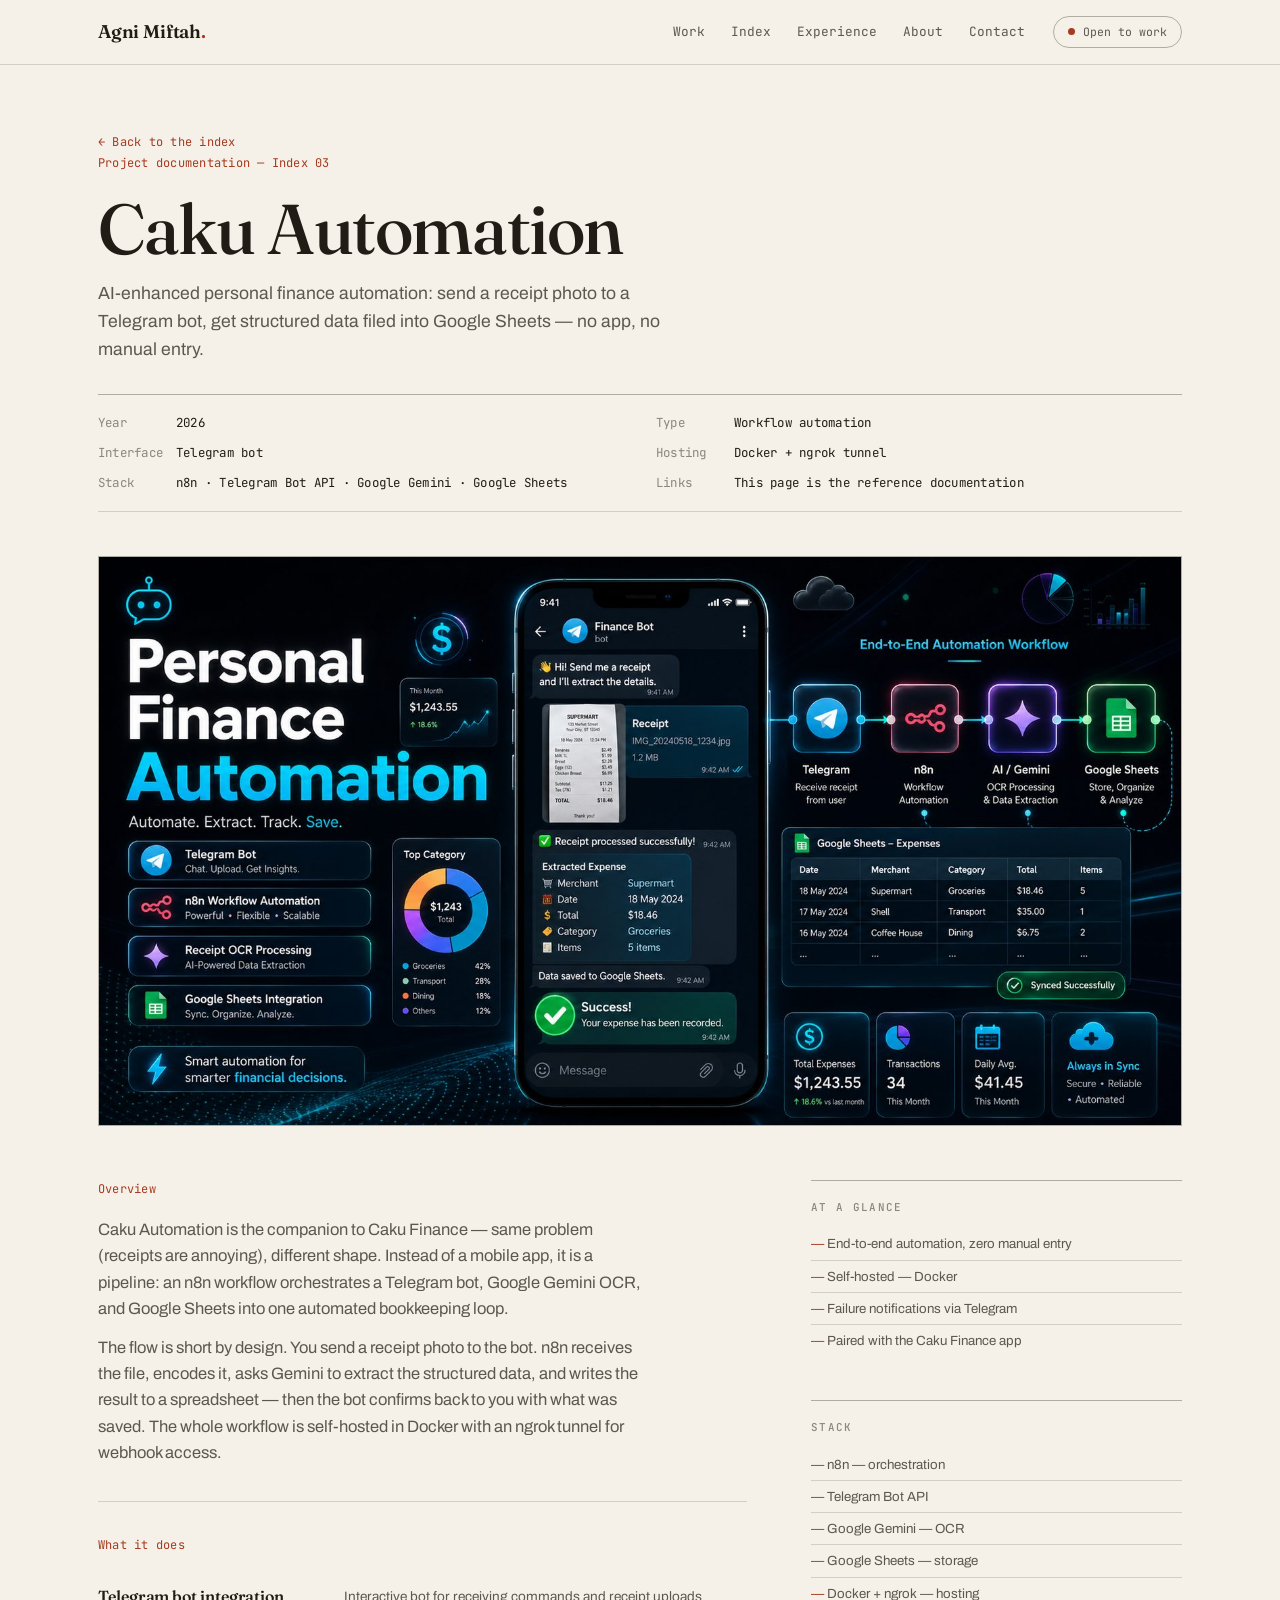
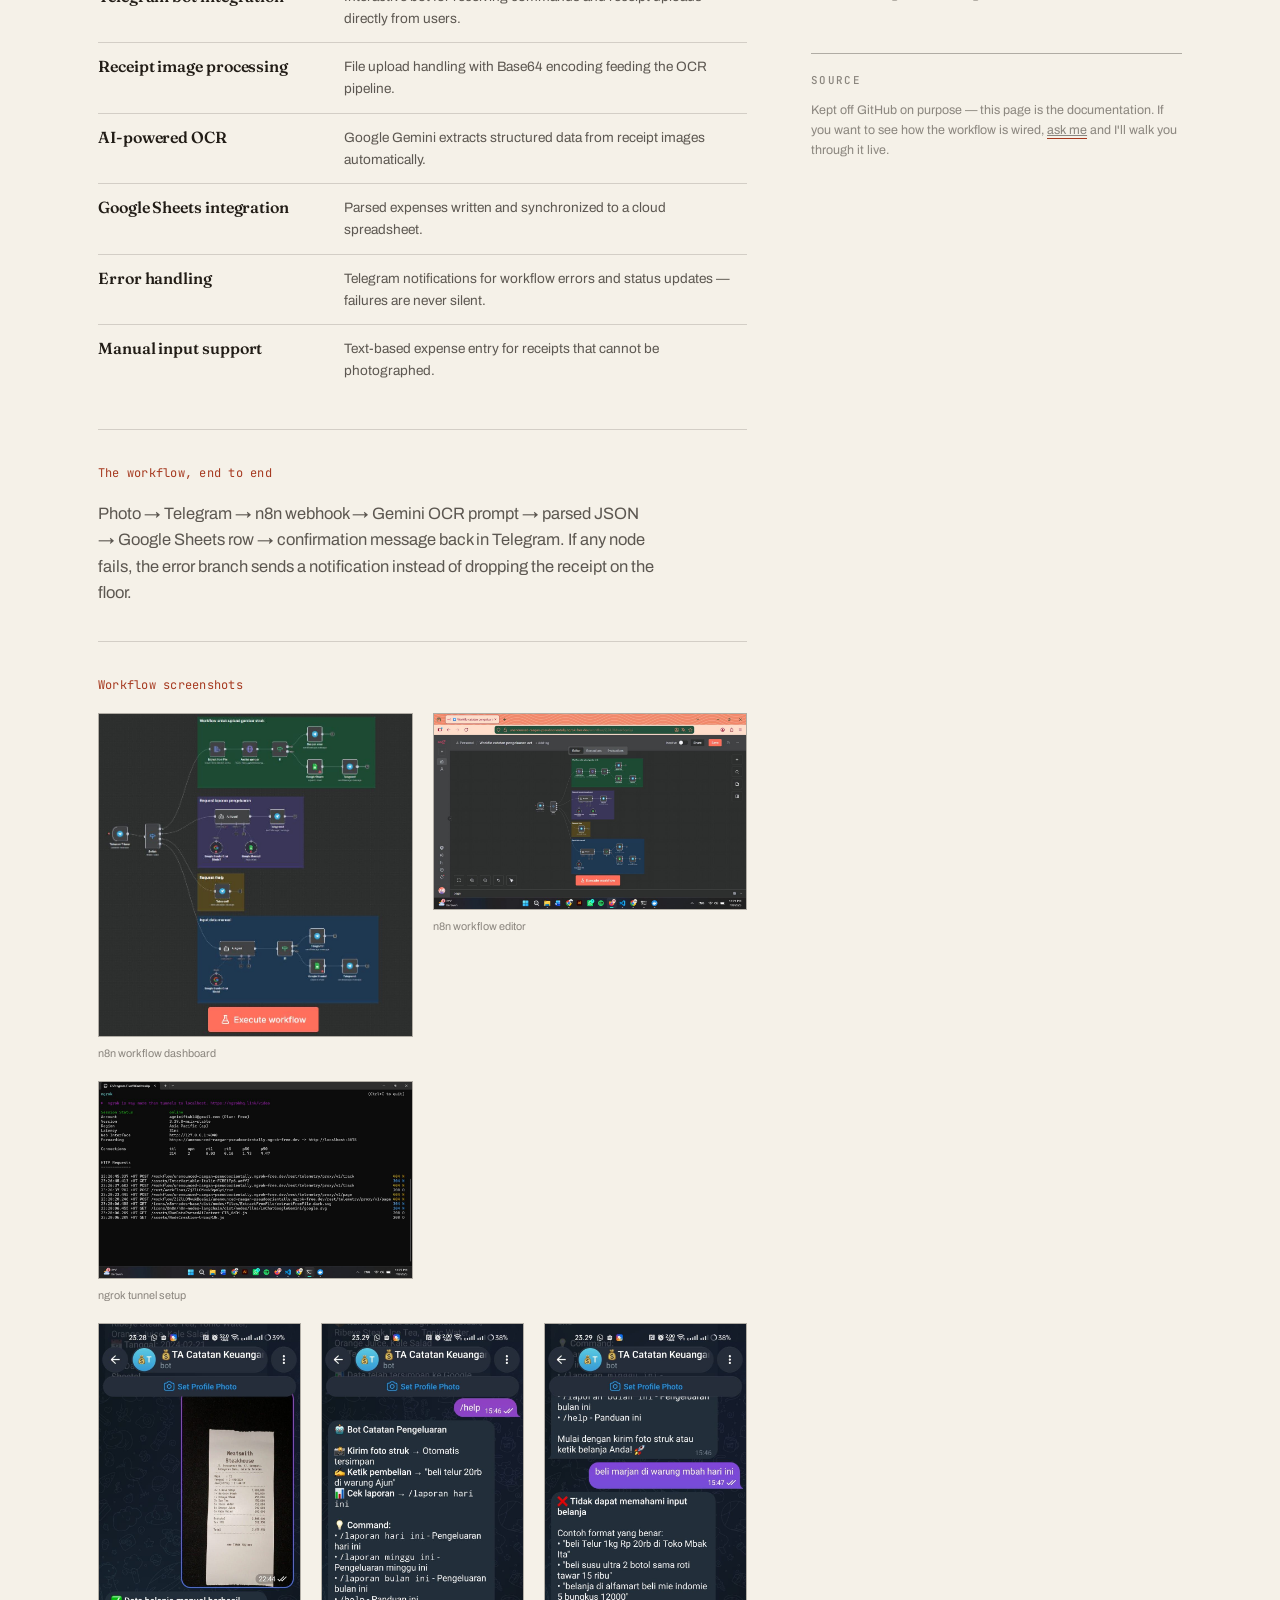
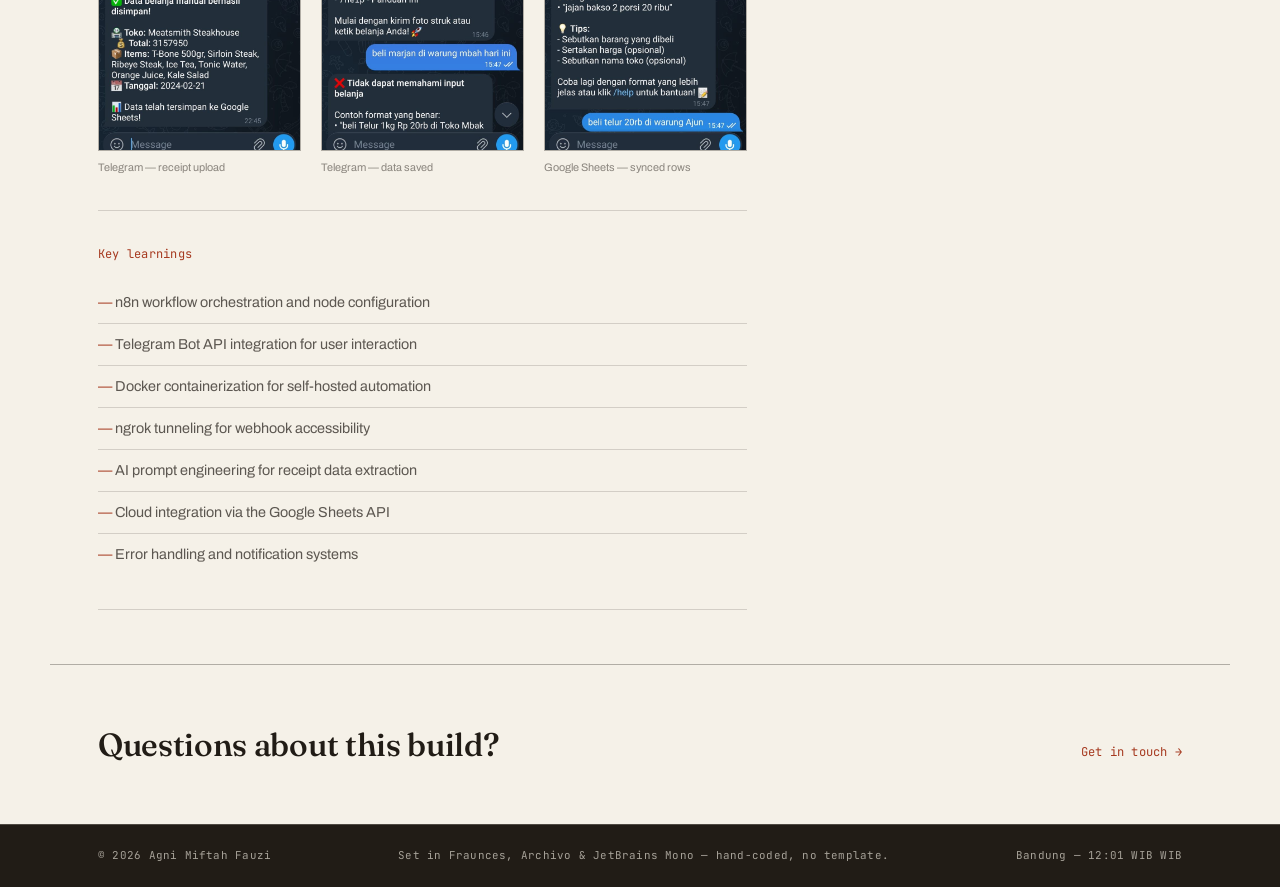
<file: projects/caku-automation.html>
<!DOCTYPE html>
<html lang="en">
<head>
  <meta charset="UTF-8">
  <meta name="viewport" content="width=device-width, initial-scale=1.0">
  <title>Caku Automation — Documentation | Agni Miftah Fauzi</title>
  <meta name="description" content="Caku Automation: AI-enhanced personal finance automation — Telegram bot, n8n workflow, Google Gemini OCR, Google Sheets, Docker and ngrok.">
  <link rel="icon" href="data:image/svg+xml,%3Csvg xmlns='http://www.w3.org/2000/svg' viewBox='0 0 64 64'%3E%3Crect width='64' height='64' fill='%23A63A20'/%3E%3Ctext x='32' y='45' font-family='Georgia,serif' font-size='38' fill='%23F5F1E8' text-anchor='middle'%3EA.%3C/text%3E%3C/svg%3E">
  <link rel="preconnect" href="https://fonts.googleapis.com">
  <link rel="preconnect" href="https://fonts.gstatic.com" crossorigin>
  <link href="https://fonts.googleapis.com/css2?family=Fraunces:ital,opsz,wght@0,9..144,300..900;1,9..144,300..900&family=Archivo:wght@400;500;600&family=JetBrains+Mono:wght@400;500&display=swap" rel="stylesheet">
  <link rel="stylesheet" href="../assets/css/style.css">
</head>
<body>
  <a class="skip-link" href="#doc">Skip to content</a>

  <header class="site-head">
    <div class="wrap head-grid">
      <a class="wordmark" href="../index.html">Agni Miftah<span class="wm-dot">.</span></a>
      <nav class="nav" id="nav" aria-label="Main">
        <a href="../index.html#work">Work</a>
        <a href="../index.html#index">Index</a>
        <a href="../index.html#experience">Experience</a>
        <a href="../index.html#about">About</a>
        <a href="../index.html#contact">Contact</a>
      </nav>
      <a class="status-chip" href="../index.html#contact"><span class="dot" aria-hidden="true"></span>Open to work</a>
      <button class="nav-burger" id="navBurger" aria-expanded="false" aria-controls="nav" aria-label="Open menu">
        <span></span><span></span>
      </button>
    </div>
  </header>

  <main id="doc">
    <article class="doc-hero wrap">
      <a class="back-link mono" href="../index.html#index">← Back to the index</a>
      <p class="sec-label mono">Project documentation — Index 03</p>
      <h1 class="doc-title">Caku Automation</h1>
      <p class="doc-sub">AI-enhanced personal finance automation: send a receipt photo to a Telegram bot, get structured data filed into Google Sheets — no app, no manual entry.</p>
      <dl class="doc-meta mono">
        <div><dt>Year</dt><dd>2026</dd></div>
        <div><dt>Type</dt><dd>Workflow automation</dd></div>
        <div><dt>Interface</dt><dd>Telegram bot</dd></div>
        <div><dt>Hosting</dt><dd>Docker + ngrok tunnel</dd></div>
        <div><dt>Stack</dt><dd>n8n · Telegram Bot API · Google Gemini · Google Sheets</dd></div>
        <div><dt>Links</dt><dd>This page is the reference documentation</dd></div>
      </dl>
      <figure class="doc-hero-media">
        <img src="../assets/img/work/caku-automation.jpg" alt="Caku Automation — n8n workflow mockup" width="1600" height="840">
      </figure>
    </article>

    <div class="wrap doc-grid">
      <div class="doc-main">

        <section>
          <h2 class="sec-label mono">Overview</h2>
          <p>
            Caku Automation is the companion to Caku Finance — same problem (receipts are annoying),
            different shape. Instead of a mobile app, it is a pipeline: an n8n workflow orchestrates
            a Telegram bot, Google Gemini OCR, and Google Sheets into one automated bookkeeping loop.
          </p>
          <p>
            The flow is short by design. You send a receipt photo to the bot. n8n receives the file,
            encodes it, asks Gemini to extract the structured data, and writes the result to a
            spreadsheet — then the bot confirms back to you with what was saved. The whole workflow
            is self-hosted in Docker with an ngrok tunnel for webhook access.
          </p>
        </section>

        <section>
          <h2 class="sec-label mono">What it does</h2>
          <div class="feat-row"><strong>Telegram bot integration</strong><p>Interactive bot for receiving commands and receipt uploads directly from users.</p></div>
          <div class="feat-row"><strong>Receipt image processing</strong><p>File upload handling with Base64 encoding feeding the OCR pipeline.</p></div>
          <div class="feat-row"><strong>AI-powered OCR</strong><p>Google Gemini extracts structured data from receipt images automatically.</p></div>
          <div class="feat-row"><strong>Google Sheets integration</strong><p>Parsed expenses written and synchronized to a cloud spreadsheet.</p></div>
          <div class="feat-row"><strong>Error handling</strong><p>Telegram notifications for workflow errors and status updates — failures are never silent.</p></div>
          <div class="feat-row"><strong>Manual input support</strong><p>Text-based expense entry for receipts that cannot be photographed.</p></div>
        </section>

        <section>
          <h2 class="sec-label mono">The workflow, end to end</h2>
          <p>
            Photo → Telegram → n8n webhook → Gemini OCR prompt → parsed JSON → Google Sheets row →
            confirmation message back in Telegram. If any node fails, the error branch sends a
            notification instead of dropping the receipt on the floor.
          </p>
        </section>

        <section>
          <h2 class="sec-label mono">Workflow screenshots</h2>
          <div class="shot-grid">
            <figure class="shot"><img src="../assets/img/shots/caku-automation/01-n8n-workflow.jpg" alt="n8n workflow overview" width="775" height="799" loading="lazy"><figcaption>n8n workflow dashboard</figcaption></figure>
            <figure class="shot"><img src="../assets/img/shots/caku-automation/02-n8n-editor.jpg" alt="n8n workflow editor" width="1200" height="750" loading="lazy"><figcaption>n8n workflow editor</figcaption></figure>
            <figure class="shot"><img src="../assets/img/shots/caku-automation/03-ngrok-terminal.jpg" alt="ngrok tunnel setup" width="1200" height="750" loading="lazy"><figcaption>ngrok tunnel setup</figcaption></figure>
          </div>
          <div class="shot-grid portrait" style="margin-top:20px">
            <figure class="shot"><img src="../assets/img/shots/caku-automation/04-telegram-receipt.jpg" alt="Telegram receipt upload" width="720" height="1600" loading="lazy"><figcaption>Telegram — receipt upload</figcaption></figure>
            <figure class="shot"><img src="../assets/img/shots/caku-automation/05-telegram-success.jpg" alt="Telegram success message" width="720" height="1600" loading="lazy"><figcaption>Telegram — data saved</figcaption></figure>
            <figure class="shot"><img src="../assets/img/shots/caku-automation/06-telegram-sheets.jpg" alt="Google Sheets sync" width="720" height="1600" loading="lazy"><figcaption>Google Sheets — synced rows</figcaption></figure>
          </div>
        </section>

        <section>
          <h2 class="sec-label mono">Key learnings</h2>
          <ul class="learn-list">
            <li>n8n workflow orchestration and node configuration</li>
            <li>Telegram Bot API integration for user interaction</li>
            <li>Docker containerization for self-hosted automation</li>
            <li>ngrok tunneling for webhook accessibility</li>
            <li>AI prompt engineering for receipt data extraction</li>
            <li>Cloud integration via the Google Sheets API</li>
            <li>Error handling and notification systems</li>
          </ul>
        </section>

      </div>

      <aside class="doc-side">
        <div class="side-card">
          <h3>At a glance</h3>
          <ul>
            <li>End-to-end automation, zero manual entry</li>
            <li>Self-hosted — Docker</li>
            <li>Failure notifications via Telegram</li>
            <li>Paired with the Caku Finance app</li>
          </ul>
        </div>
        <div class="side-card">
          <h3>Stack</h3>
          <ul>
            <li>n8n — orchestration</li>
            <li>Telegram Bot API</li>
            <li>Google Gemini — OCR</li>
            <li>Google Sheets — storage</li>
            <li>Docker + ngrok — hosting</li>
          </ul>
        </div>
        <div class="side-card">
          <h3>Source</h3>
          <p class="side-note">
            Kept off GitHub on purpose — this page is the documentation. If you want to see how
            the workflow is wired, <a class="u-link" href="../index.html#contact">ask me</a> and I'll walk you through it live.
          </p>
        </div>
      </aside>
    </div>

    <div class="wrap doc-end">
      <h2>Questions about this build?</h2>
      <a class="back-link mono" href="../index.html#contact">Get in touch →</a>
    </div>
  </main>

  <footer class="site-foot">
    <div class="wrap foot-grid mono">
      <span>© 2026 Agni Miftah Fauzi</span>
      <span class="hide-sm">Set in Fraunces, Archivo &amp; JetBrains Mono — hand-coded, no template.</span>
      <span>Bandung — <span id="clock">··:··</span> WIB</span>
    </div>
  </footer>

  <script src="../assets/js/main.js"></script>
</body>
</html>
</file>
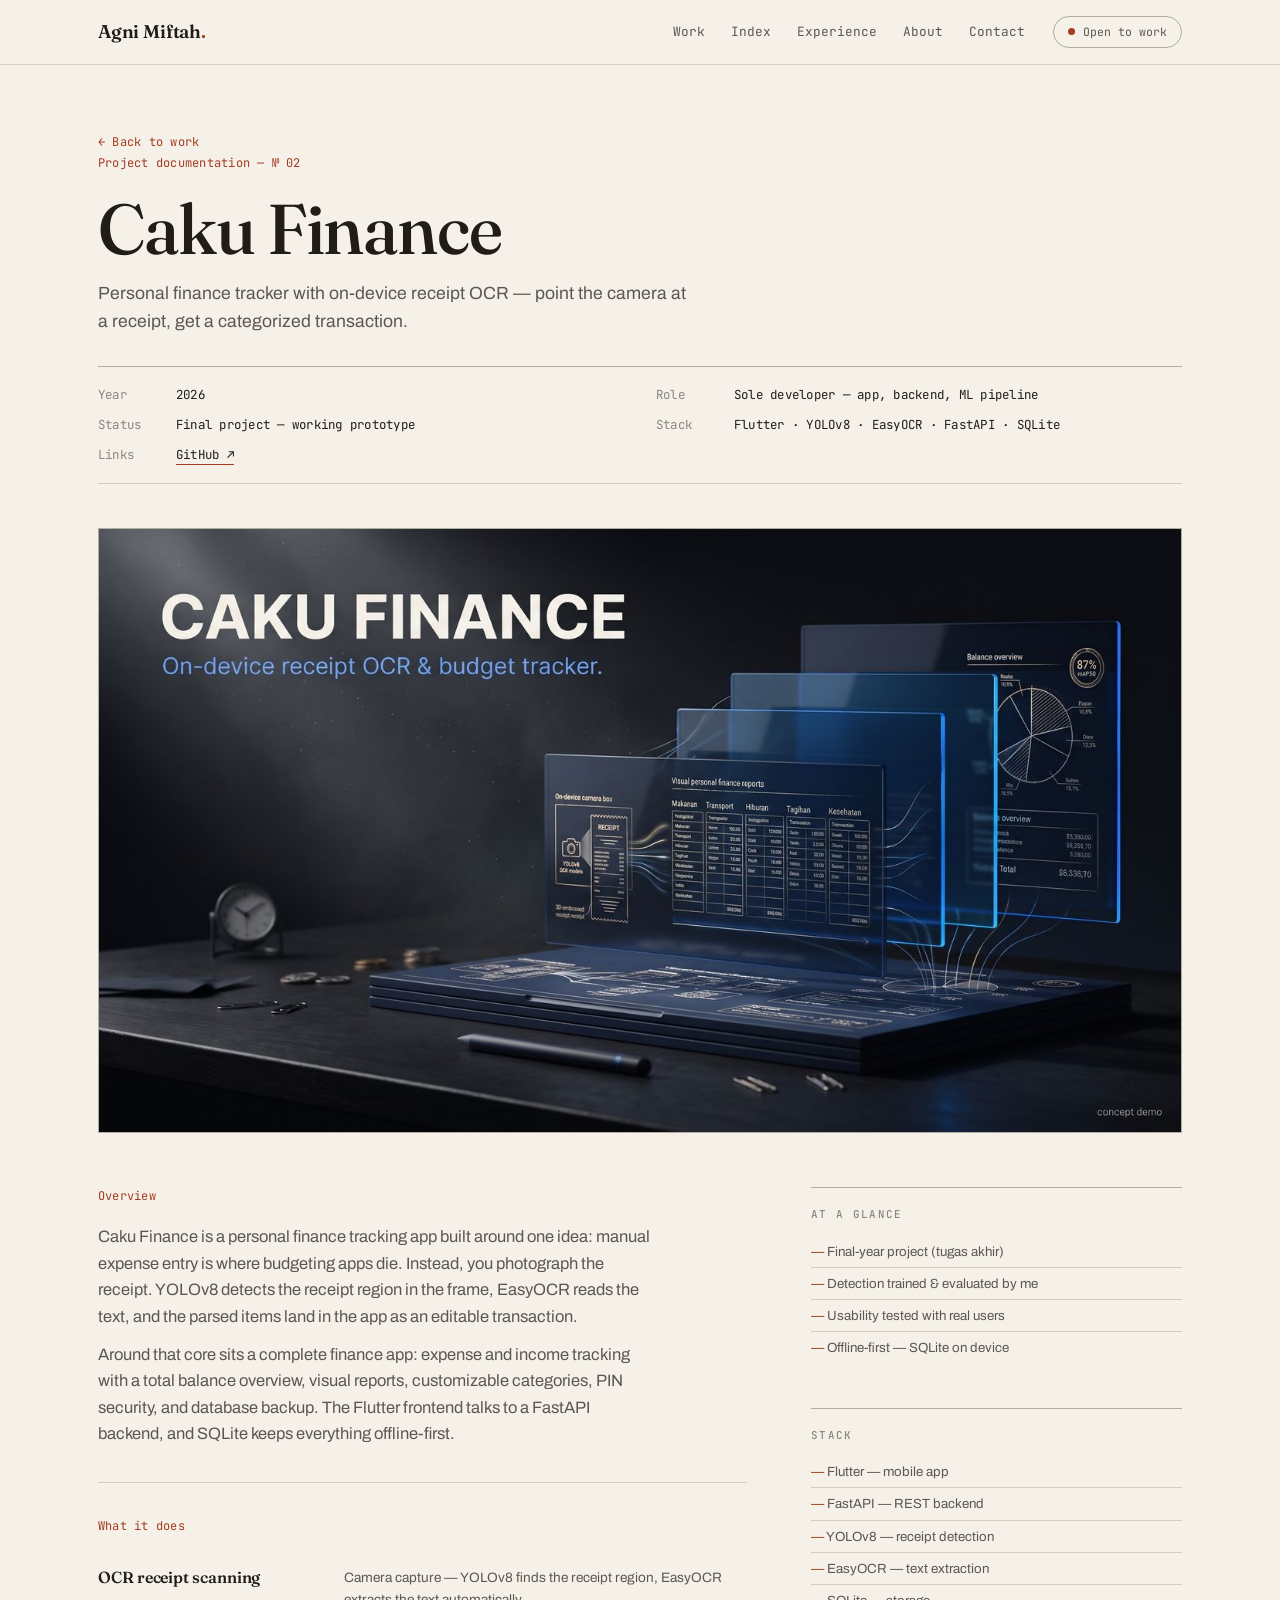
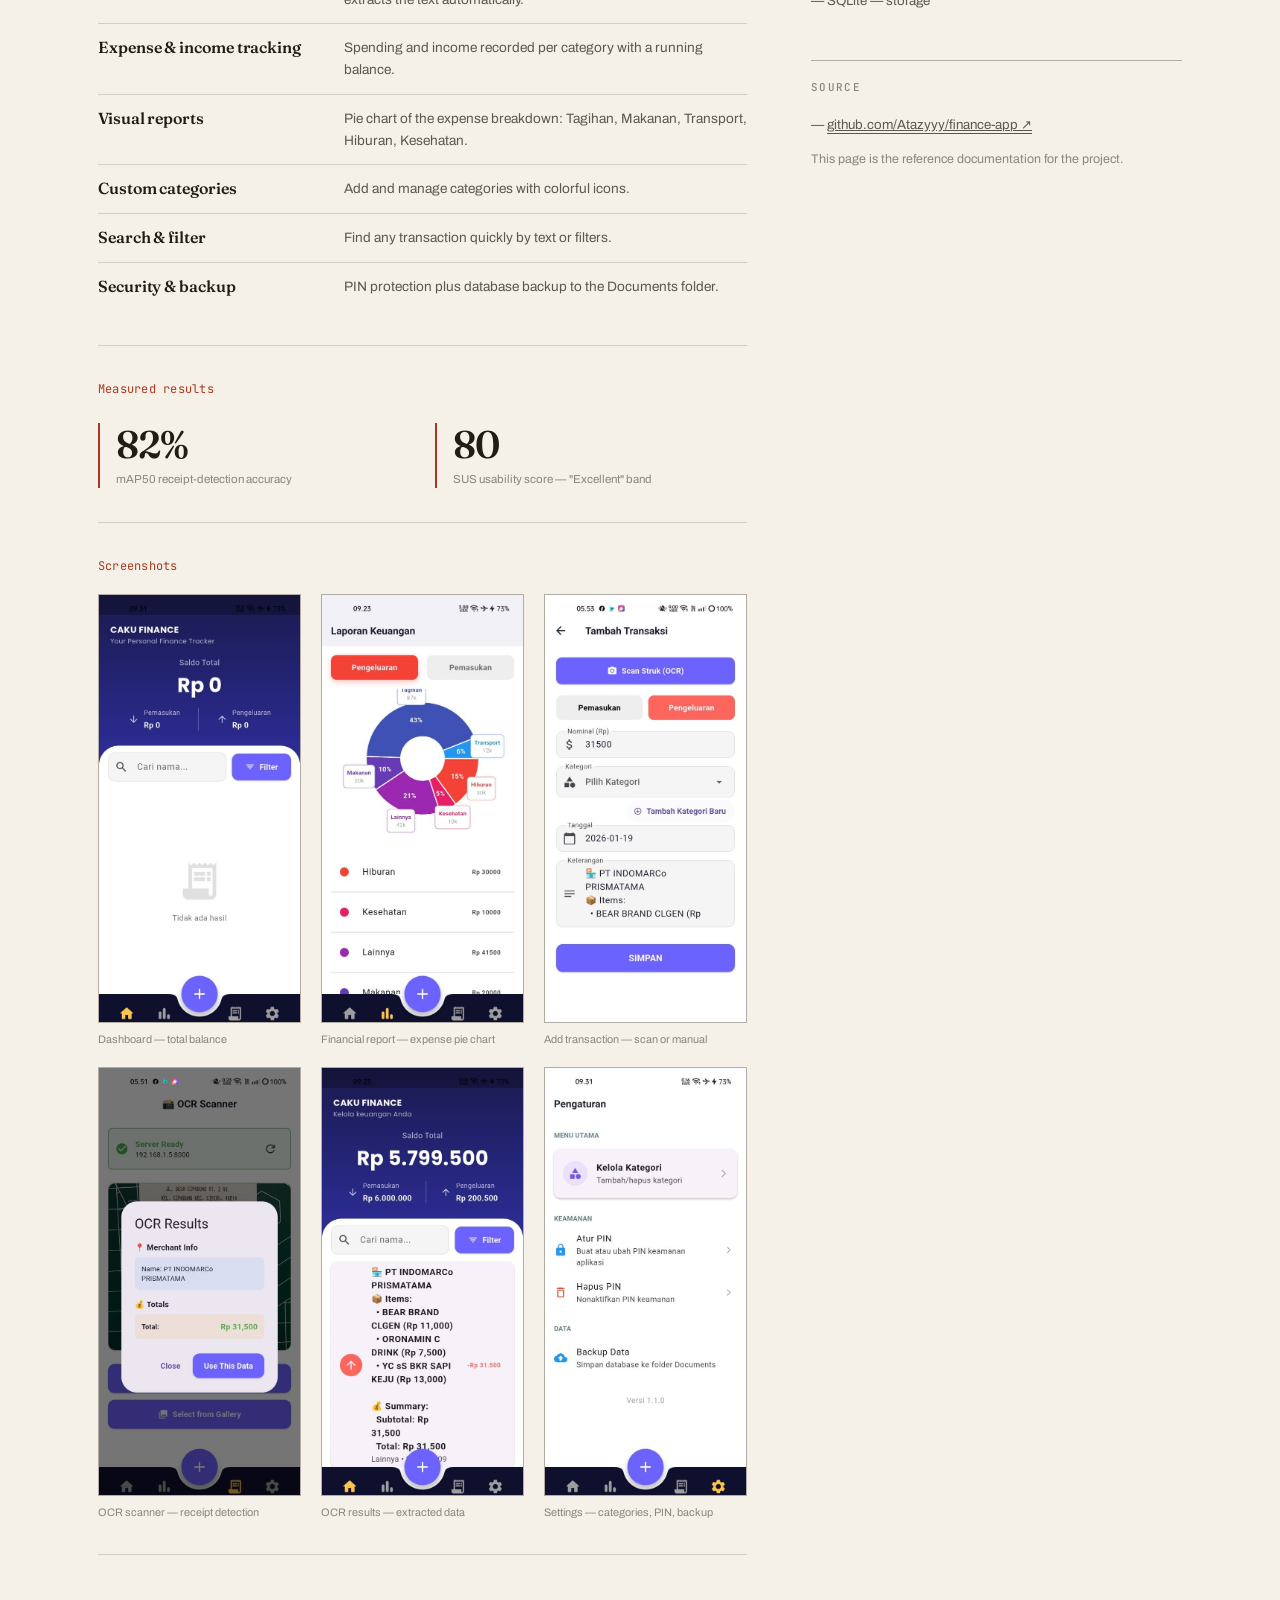
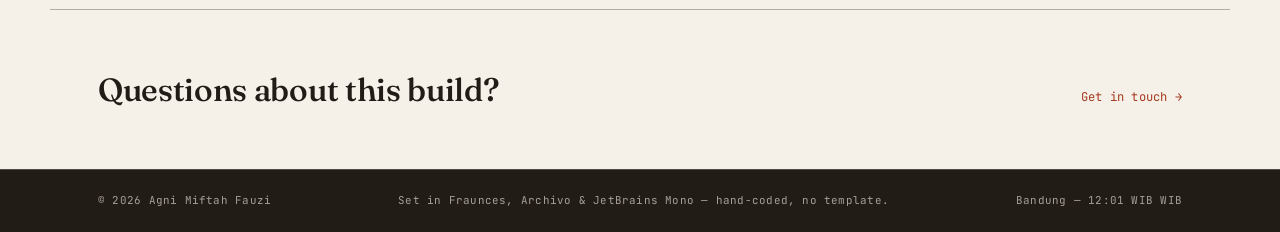
<file: projects/caku-finance.html>
<!DOCTYPE html>
<html lang="en">
<head>
  <meta charset="UTF-8">
  <meta name="viewport" content="width=device-width, initial-scale=1.0">
  <title>Caku Finance — Documentation | Agni Miftah Fauzi</title>
  <meta name="description" content="Caku Finance: personal finance tracker with receipt OCR — YOLOv8 detection, EasyOCR extraction, Flutter app with FastAPI backend. 87% mAP50, 84 SUS.">
  <link rel="icon" href="data:image/svg+xml,%3Csvg xmlns='http://www.w3.org/2000/svg' viewBox='0 0 64 64'%3E%3Crect width='64' height='64' fill='%23A63A20'/%3E%3Ctext x='32' y='45' font-family='Georgia,serif' font-size='38' fill='%23F5F1E8' text-anchor='middle'%3EA.%3C/text%3E%3C/svg%3E">
  <link rel="preconnect" href="https://fonts.googleapis.com">
  <link rel="preconnect" href="https://fonts.gstatic.com" crossorigin>
  <link href="https://fonts.googleapis.com/css2?family=Fraunces:ital,opsz,wght@0,9..144,300..900;1,9..144,300..900&family=Archivo:wght@400;500;600&family=JetBrains+Mono:wght@400;500&display=swap" rel="stylesheet">
  <link rel="stylesheet" href="../assets/css/style.css">
</head>
<body>
  <a class="skip-link" href="#doc">Skip to content</a>

  <header class="site-head">
    <div class="wrap head-grid">
      <a class="wordmark" href="../index.html">Agni Miftah<span class="wm-dot">.</span></a>
      <nav class="nav" id="nav" aria-label="Main">
        <a href="../index.html#work">Work</a>
        <a href="../index.html#index">Index</a>
        <a href="../index.html#experience">Experience</a>
        <a href="../index.html#about">About</a>
        <a href="../index.html#contact">Contact</a>
      </nav>
      <a class="status-chip" href="../index.html#contact"><span class="dot" aria-hidden="true"></span>Open to work</a>
      <button class="nav-burger" id="navBurger" aria-expanded="false" aria-controls="nav" aria-label="Open menu">
        <span></span><span></span>
      </button>
    </div>
  </header>

  <main id="doc">
    <article class="doc-hero wrap">
      <a class="back-link mono" href="../index.html#work">← Back to work</a>
      <p class="sec-label mono">Project documentation — № 02</p>
      <h1 class="doc-title">Caku Finance</h1>
      <p class="doc-sub">Personal finance tracker with on-device receipt OCR — point the camera at a receipt, get a categorized transaction.</p>
      <dl class="doc-meta mono">
        <div><dt>Year</dt><dd>2026</dd></div>
        <div><dt>Role</dt><dd>Sole developer — app, backend, ML pipeline</dd></div>
        <div><dt>Status</dt><dd>Final project — working prototype</dd></div>
        <div><dt>Stack</dt><dd>Flutter · YOLOv8 · EasyOCR · FastAPI · SQLite</dd></div>
        <div><dt>Links</dt><dd><a class="u-link" href="https://github.com/Atazyyy/finance-app" target="_blank" rel="noopener noreferrer">GitHub ↗</a></dd></div>
      </dl>
      <figure class="doc-hero-media">
        <img src="../assets/img/work/caku-finance.jpg" alt="Caku Finance — project thumbnail" width="1400" height="781">
      </figure>
    </article>

    <div class="wrap doc-grid">
      <div class="doc-main">

        <section>
          <h2 class="sec-label mono">Overview</h2>
          <p>
            Caku Finance is a personal finance tracking app built around one idea: manual expense
            entry is where budgeting apps die. Instead, you photograph the receipt. YOLOv8 detects
            the receipt region in the frame, EasyOCR reads the text, and the parsed items land in
            the app as an editable transaction.
          </p>
          <p>
            Around that core sits a complete finance app: expense and income tracking with a total
            balance overview, visual reports, customizable categories, PIN security, and database
            backup. The Flutter frontend talks to a FastAPI backend, and SQLite keeps everything
            offline-first.
          </p>
        </section>

        <section>
          <h2 class="sec-label mono">What it does</h2>
          <div class="feat-row"><strong>OCR receipt scanning</strong><p>Camera capture — YOLOv8 finds the receipt region, EasyOCR extracts the text automatically.</p></div>
          <div class="feat-row"><strong>Expense &amp; income tracking</strong><p>Spending and income recorded per category with a running balance.</p></div>
          <div class="feat-row"><strong>Visual reports</strong><p>Pie chart of the expense breakdown: Tagihan, Makanan, Transport, Hiburan, Kesehatan.</p></div>
          <div class="feat-row"><strong>Custom categories</strong><p>Add and manage categories with colorful icons.</p></div>
          <div class="feat-row"><strong>Search &amp; filter</strong><p>Find any transaction quickly by text or filters.</p></div>
          <div class="feat-row"><strong>Security &amp; backup</strong><p>PIN protection plus database backup to the Documents folder.</p></div>
        </section>

        <section>
          <h2 class="sec-label mono">Measured results</h2>
          <div class="metric-grid">
            <div class="metric"><strong>87%</strong><span>mAP50 receipt-detection accuracy</span></div>
            <div class="metric"><strong>84</strong><span>SUS usability score — "Excellent" band</span></div>
          </div>
        </section>

        <section>
          <h2 class="sec-label mono">Screenshots</h2>
          <div class="shot-grid portrait">
            <figure class="shot"><img src="../assets/img/shots/caku-finance/05.jpg" alt="Caku Finance dashboard" width="540" height="1200" loading="lazy"><figcaption>Dashboard — total balance</figcaption></figure>
            <figure class="shot"><img src="../assets/img/shots/caku-finance/01.jpg" alt="Caku Finance report pie chart" width="540" height="1200" loading="lazy"><figcaption>Financial report — expense pie chart</figcaption></figure>
            <figure class="shot"><img src="../assets/img/shots/caku-finance/04.jpg" alt="Caku Finance add transaction" width="540" height="1200" loading="lazy"><figcaption>Add transaction — scan or manual</figcaption></figure>
            <figure class="shot"><img src="../assets/img/shots/caku-finance/03.jpg" alt="Caku Finance OCR scanner" width="540" height="1200" loading="lazy"><figcaption>OCR scanner — receipt detection</figcaption></figure>
            <figure class="shot"><img src="../assets/img/shots/caku-finance/02.jpg" alt="Caku Finance OCR results" width="540" height="1200" loading="lazy"><figcaption>OCR results — extracted data</figcaption></figure>
            <figure class="shot"><img src="../assets/img/shots/caku-finance/09.jpg" alt="Caku Finance settings" width="540" height="1200" loading="lazy"><figcaption>Settings — categories, PIN, backup</figcaption></figure>
          </div>
        </section>

      </div>

      <aside class="doc-side">
        <div class="side-card">
          <h3>At a glance</h3>
          <ul>
            <li>Final-year project (tugas akhir)</li>
            <li>Detection trained &amp; evaluated by me</li>
            <li>Usability tested with real users</li>
            <li>Offline-first — SQLite on device</li>
          </ul>
        </div>
        <div class="side-card">
          <h3>Stack</h3>
          <ul>
            <li>Flutter — mobile app</li>
            <li>FastAPI — REST backend</li>
            <li>YOLOv8 — receipt detection</li>
            <li>EasyOCR — text extraction</li>
            <li>SQLite — storage</li>
          </ul>
        </div>
        <div class="side-card">
          <h3>Source</h3>
          <ul><li><a class="u-link" href="https://github.com/Atazyyy/finance-app" target="_blank" rel="noopener noreferrer">github.com/Atazyyy/finance-app ↗</a></li></ul>
          <p class="side-note">This page is the reference documentation for the project.</p>
        </div>
      </aside>
    </div>

    <div class="wrap doc-end">
      <h2>Questions about this build?</h2>
      <a class="back-link mono" href="../index.html#contact">Get in touch →</a>
    </div>
  </main>

  <footer class="site-foot">
    <div class="wrap foot-grid mono">
      <span>© 2026 Agni Miftah Fauzi</span>
      <span class="hide-sm">Set in Fraunces, Archivo &amp; JetBrains Mono — hand-coded, no template.</span>
      <span>Bandung — <span id="clock">··:··</span> WIB</span>
    </div>
  </footer>

  <script src="../assets/js/main.js"></script>
</body>
</html>
</file>
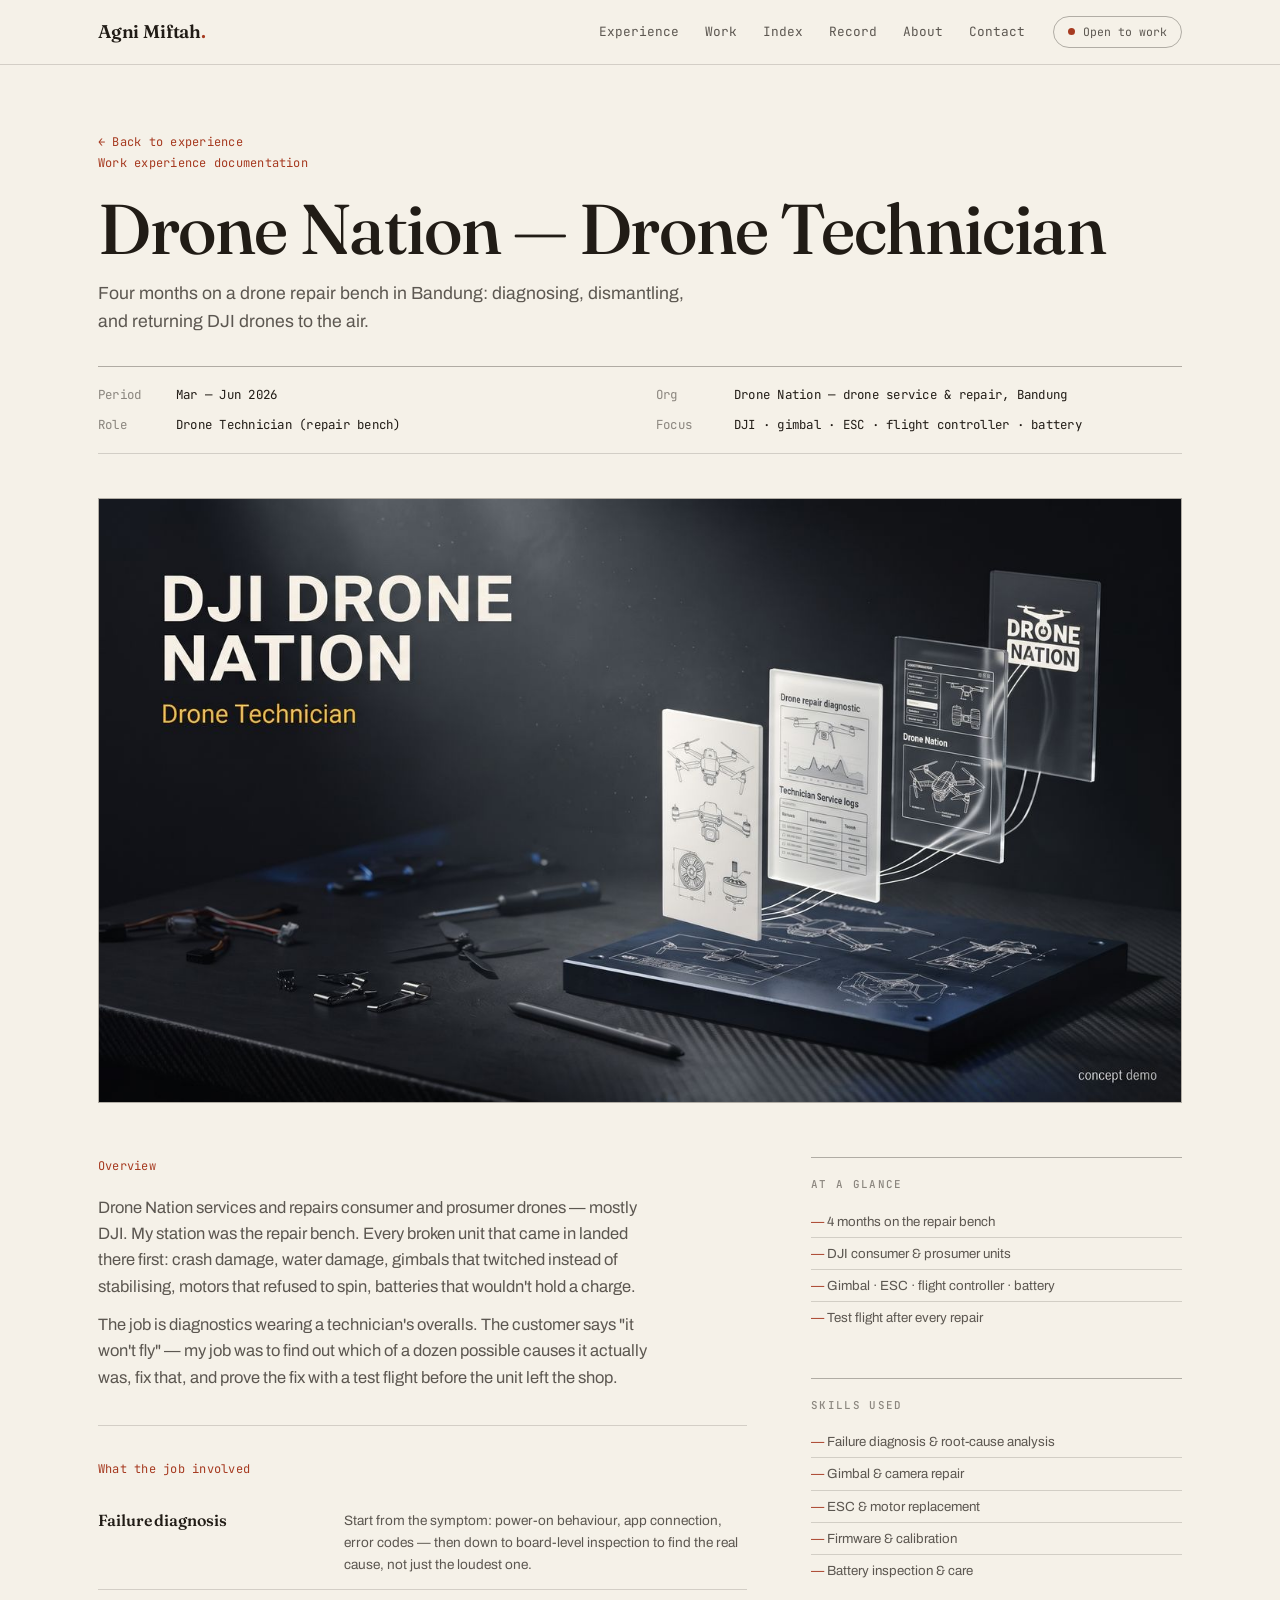
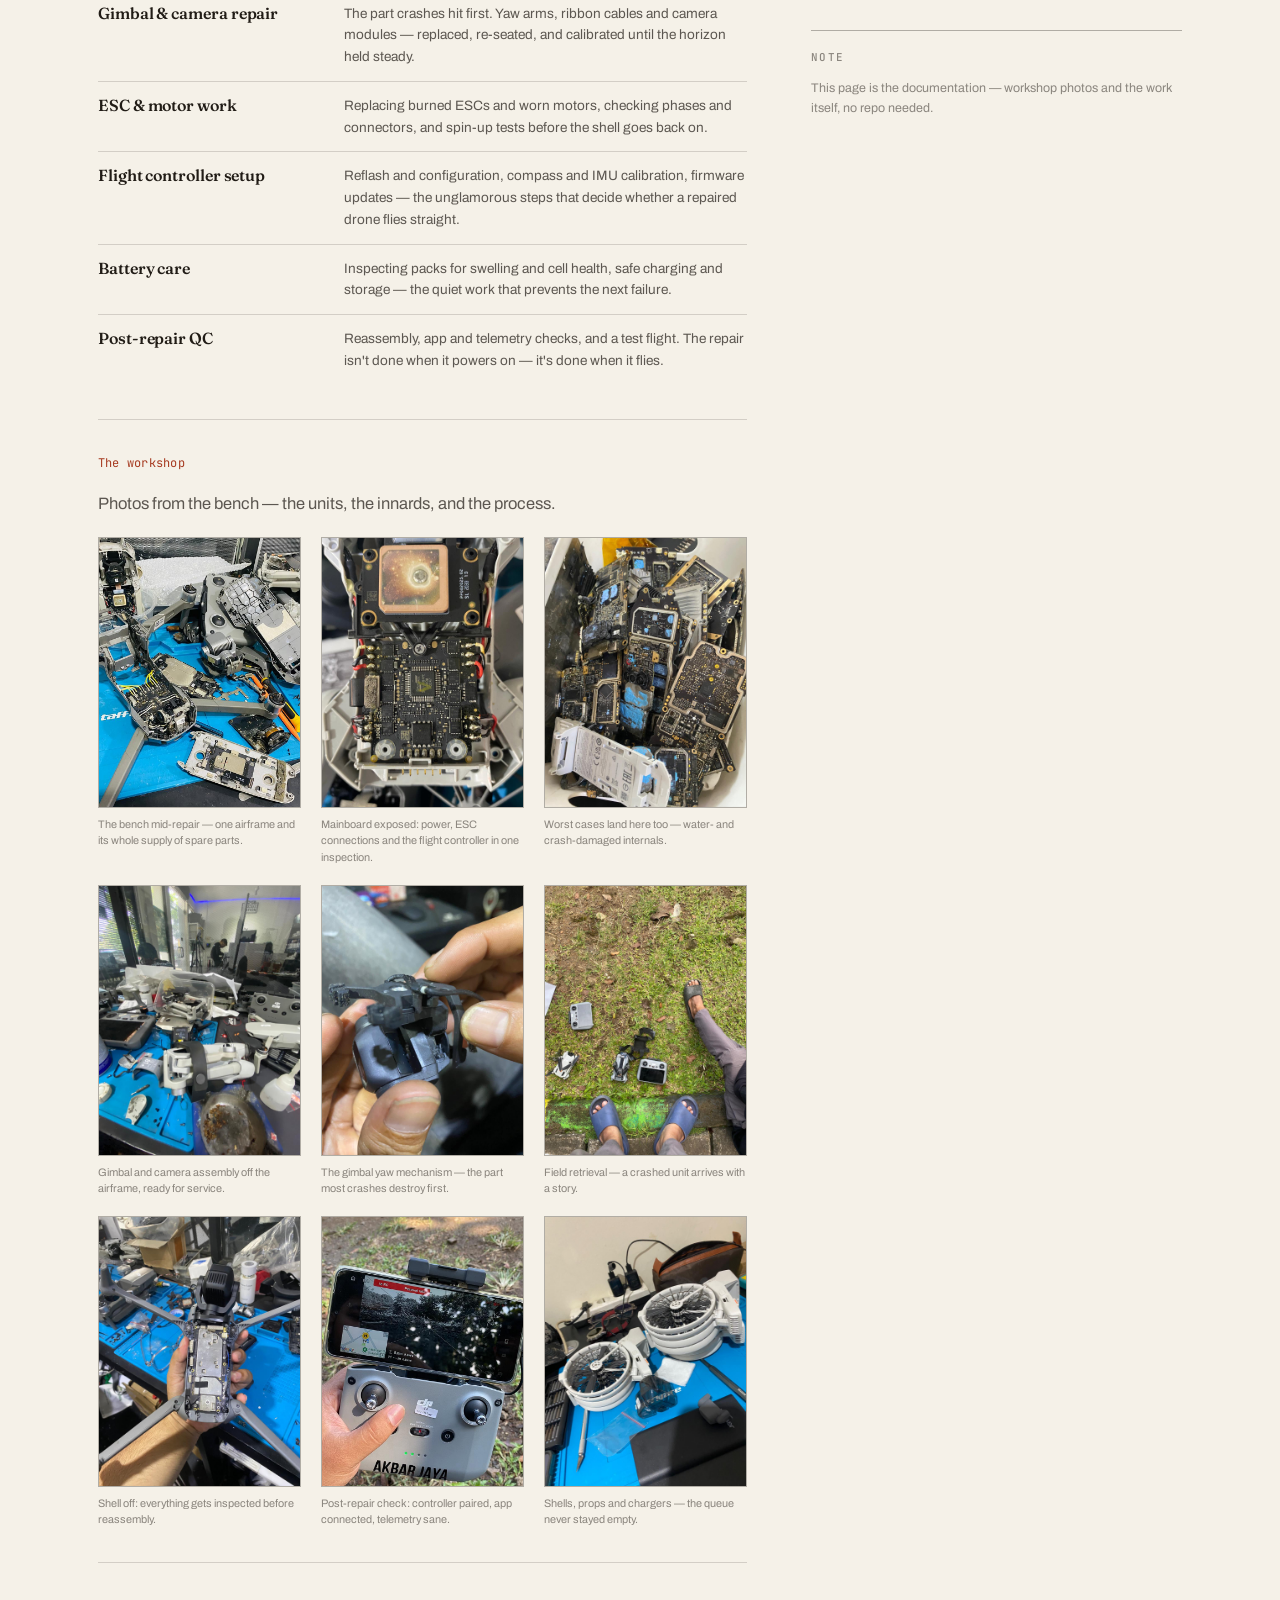
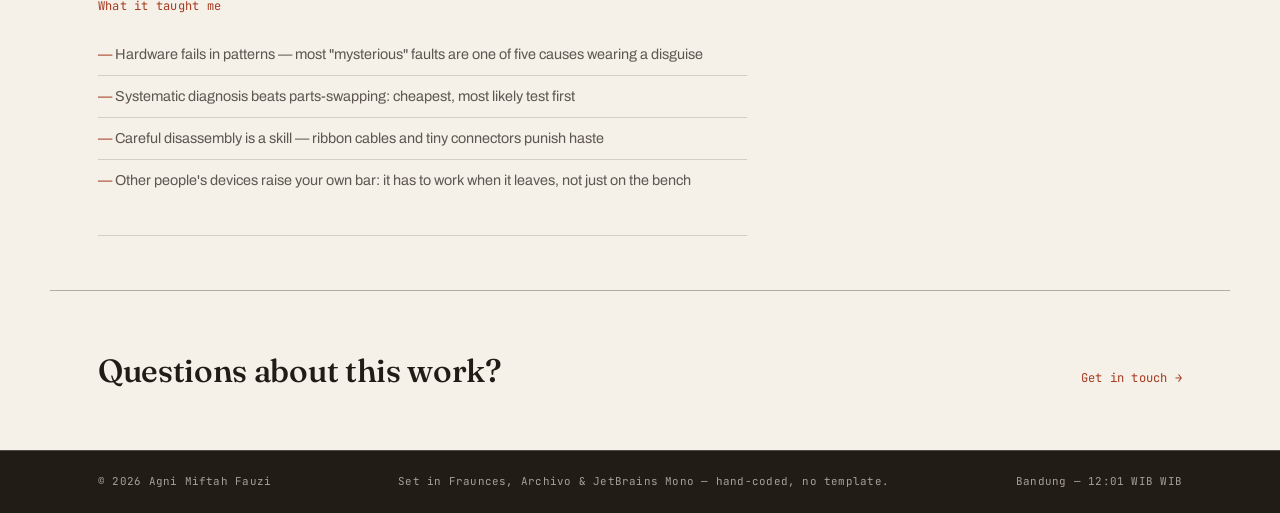
<file: projects/drone-nation.html>
<!DOCTYPE html>
<html lang="en">
<head>
  <meta charset="UTF-8">
  <meta name="viewport" content="width=device-width, initial-scale=1.0">
  <title>Drone Nation — Drone Technician | Agni Miftah Fauzi</title>
  <meta name="description" content="Drone Nation work experience documentation: four months repairing DJI drones — failure diagnosis, gimbal and ESC replacement, flight controller setup, battery care, and post-repair test flights.">
  <link rel="icon" href="data:image/svg+xml,%3Csvg xmlns='http://www.w3.org/2000/svg' viewBox='0 0 64 64'%3E%3Crect width='64' height='64' fill='%23A63A20'/%3E%3Ctext x='32' y='45' font-family='Georgia,serif' font-size='38' fill='%23F5F1E8' text-anchor='middle'%3EA.%3C/text%3E%3C/svg%3E">
  <link rel="preconnect" href="https://fonts.googleapis.com">
  <link rel="preconnect" href="https://fonts.gstatic.com" crossorigin>
  <link href="https://fonts.googleapis.com/css2?family=Fraunces:ital,opsz,wght@0,9..144,300..900;1,9..144,300..900&family=Archivo:wght@400;500;600&family=JetBrains+Mono:wght@400;500&display=swap" rel="stylesheet">
  <link rel="stylesheet" href="../assets/css/style.css">
</head>
<body>
  <a class="skip-link" href="#doc">Skip to content</a>

  <header class="site-head">
    <div class="wrap head-grid">
      <a class="wordmark" href="../index.html">Agni Miftah<span class="wm-dot">.</span></a>
      <nav class="nav" id="nav" aria-label="Main">
        <a href="../index.html#experience">Experience</a>
        <a href="../index.html#work">Work</a>
        <a href="../index.html#index">Index</a>
        <a href="../index.html#record">Record</a>
        <a href="../index.html#about">About</a>
        <a href="../index.html#contact">Contact</a>
      </nav>
      <a class="status-chip" href="../index.html#contact"><span class="dot" aria-hidden="true"></span>Open to work</a>
      <button class="nav-burger" id="navBurger" aria-expanded="false" aria-controls="nav" aria-label="Open menu">
        <span></span><span></span>
      </button>
    </div>
  </header>

  <main id="doc">
    <article class="doc-hero wrap">
      <a class="back-link mono" href="../index.html#experience">← Back to experience</a>
      <p class="sec-label mono">Work experience documentation</p>
      <h1 class="doc-title">Drone Nation — Drone Technician</h1>
      <p class="doc-sub">Four months on a drone repair bench in Bandung: diagnosing, dismantling, and returning DJI drones to the air.</p>
      <dl class="doc-meta mono">
        <div><dt>Period</dt><dd>Mar — Jun 2026</dd></div>
        <div><dt>Org</dt><dd>Drone Nation — drone service &amp; repair, Bandung</dd></div>
        <div><dt>Role</dt><dd>Drone Technician (repair bench)</dd></div>
        <div><dt>Focus</dt><dd>DJI · gimbal · ESC · flight controller · battery</dd></div>
      </dl>
      <figure class="doc-hero-media">
        <img src="../assets/img/thumbs/drone-nation.jpg" alt="Drone Nation — drone repair workbench" width="1400" height="781">
      </figure>
    </article>

    <div class="wrap doc-grid">
      <div class="doc-main">

        <section>
          <h2 class="sec-label mono">Overview</h2>
          <p>
            Drone Nation services and repairs consumer and prosumer drones — mostly DJI.
            My station was the repair bench. Every broken unit that came in landed there first:
            crash damage, water damage, gimbals that twitched instead of stabilising, motors
            that refused to spin, batteries that wouldn't hold a charge.
          </p>
          <p>
            The job is diagnostics wearing a technician's overalls. The customer says
            "it won't fly" — my job was to find out which of a dozen possible causes it
            actually was, fix that, and prove the fix with a test flight before the unit
            left the shop.
          </p>
        </section>

        <section>
          <h2 class="sec-label mono">What the job involved</h2>
          <div class="feat-row"><strong>Failure diagnosis</strong><p>Start from the symptom: power-on behaviour, app connection, error codes — then down to board-level inspection to find the real cause, not just the loudest one.</p></div>
          <div class="feat-row"><strong>Gimbal &amp; camera repair</strong><p>The part crashes hit first. Yaw arms, ribbon cables and camera modules — replaced, re-seated, and calibrated until the horizon held steady.</p></div>
          <div class="feat-row"><strong>ESC &amp; motor work</strong><p>Replacing burned ESCs and worn motors, checking phases and connectors, and spin-up tests before the shell goes back on.</p></div>
          <div class="feat-row"><strong>Flight controller setup</strong><p>Reflash and configuration, compass and IMU calibration, firmware updates — the unglamorous steps that decide whether a repaired drone flies straight.</p></div>
          <div class="feat-row"><strong>Battery care</strong><p>Inspecting packs for swelling and cell health, safe charging and storage — the quiet work that prevents the next failure.</p></div>
          <div class="feat-row"><strong>Post-repair QC</strong><p>Reassembly, app and telemetry checks, and a test flight. The repair isn't done when it powers on — it's done when it flies.</p></div>
        </section>

        <section>
          <h2 class="sec-label mono">The workshop</h2>
          <p>Photos from the bench — the units, the innards, and the process.</p>

          <div class="shot-grid workshop" style="margin-top:20px">
            <figure class="shot"><img src="../assets/img/shots/drone-nation/dn-01.jpg" alt="Repair bench with a disassembled drone and spare parts" width="900" height="1200" loading="lazy"><figcaption>The bench mid-repair — one airframe and its whole supply of spare parts.</figcaption></figure>
            <figure class="shot"><img src="../assets/img/shots/drone-nation/dn-03.jpg" alt="Exposed drone mainboard under inspection" width="900" height="1200" loading="lazy"><figcaption>Mainboard exposed: power, ESC connections and the flight controller in one inspection.</figcaption></figure>
            <figure class="shot"><img src="../assets/img/shots/drone-nation/dn-04.jpg" alt="Heavily damaged drone internals" width="900" height="1200" loading="lazy"><figcaption>Worst cases land here too — water- and crash-damaged internals.</figcaption></figure>
            <figure class="shot"><img src="../assets/img/shots/drone-nation/dn-07.jpg" alt="Gimbal and camera assembly on the workbench" width="900" height="1200" loading="lazy"><figcaption>Gimbal and camera assembly off the airframe, ready for service.</figcaption></figure>
            <figure class="shot"><img src="../assets/img/shots/drone-nation/dn-09.jpg" alt="Gimbal yaw mechanism close-up" width="900" height="1200" loading="lazy"><figcaption>The gimbal yaw mechanism — the part most crashes destroy first.</figcaption></figure>
            <figure class="shot"><img src="../assets/img/shots/drone-nation/dn-12.jpg" alt="Crashed drone recovered from the field" width="900" height="1200" loading="lazy"><figcaption>Field retrieval — a crashed unit arrives with a story.</figcaption></figure>
            <figure class="shot"><img src="../assets/img/shots/drone-nation/dn-14.jpg" alt="Disassembled drone body on the mat" width="900" height="1200" loading="lazy"><figcaption>Shell off: everything gets inspected before reassembly.</figcaption></figure>
            <figure class="shot"><img src="../assets/img/shots/drone-nation/dn-10.jpg" alt="Controller and app paired for a post-repair check" width="900" height="1200" loading="lazy"><figcaption>Post-repair check: controller paired, app connected, telemetry sane.</figcaption></figure>
            <figure class="shot"><img src="../assets/img/shots/drone-nation/dn-18.jpg" alt="Shells, propellers and chargers on the bench" width="900" height="1200" loading="lazy"><figcaption>Shells, props and chargers — the queue never stayed empty.</figcaption></figure>
          </div>
        </section>

        <section>
          <h2 class="sec-label mono">What it taught me</h2>
          <ul class="learn-list">
            <li>Hardware fails in patterns — most "mysterious" faults are one of five causes wearing a disguise</li>
            <li>Systematic diagnosis beats parts-swapping: cheapest, most likely test first</li>
            <li>Careful disassembly is a skill — ribbon cables and tiny connectors punish haste</li>
            <li>Other people's devices raise your own bar: it has to work when it leaves, not just on the bench</li>
          </ul>
        </section>

      </div>

      <aside class="doc-side">
        <div class="side-card">
          <h3>At a glance</h3>
          <ul>
            <li>4 months on the repair bench</li>
            <li>DJI consumer &amp; prosumer units</li>
            <li>Gimbal · ESC · flight controller · battery</li>
            <li>Test flight after every repair</li>
          </ul>
        </div>
        <div class="side-card">
          <h3>Skills used</h3>
          <ul>
            <li>Failure diagnosis &amp; root-cause analysis</li>
            <li>Gimbal &amp; camera repair</li>
            <li>ESC &amp; motor replacement</li>
            <li>Firmware &amp; calibration</li>
            <li>Battery inspection &amp; care</li>
          </ul>
        </div>
        <div class="side-card">
          <h3>Note</h3>
          <p class="side-note">This page is the documentation — workshop photos and the work itself, no repo needed.</p>
        </div>
      </aside>
    </div>

    <div class="wrap doc-end">
      <h2>Questions about this work?</h2>
      <a class="back-link mono" href="../index.html#contact">Get in touch →</a>
    </div>
  </main>

  <footer class="site-foot">
    <div class="wrap foot-grid mono">
      <span>© 2026 Agni Miftah Fauzi</span>
      <span class="hide-sm">Set in Fraunces, Archivo &amp; JetBrains Mono — hand-coded, no template.</span>
      <span>Bandung — <span id="clock">··:··</span> WIB</span>
    </div>
  </footer>

  <script src="../assets/js/main.js"></script>
</body>
</html>
</file>
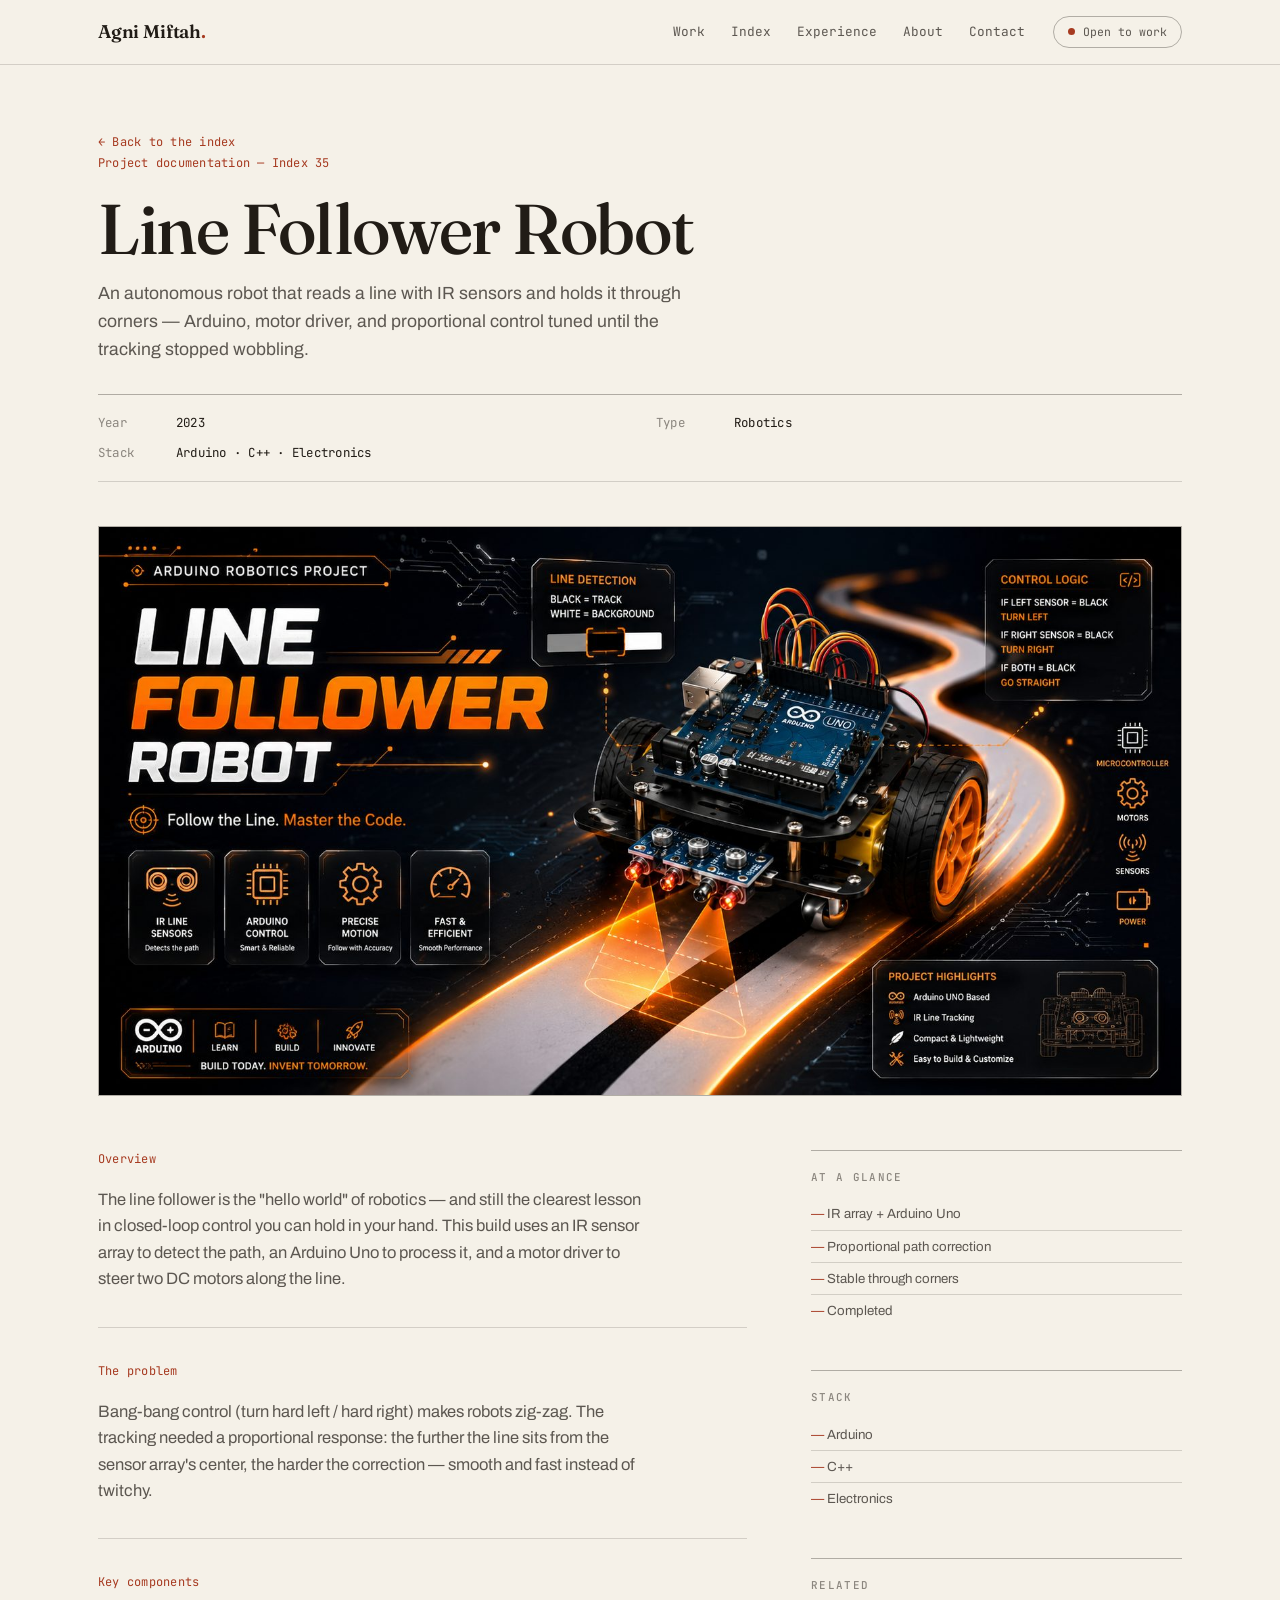
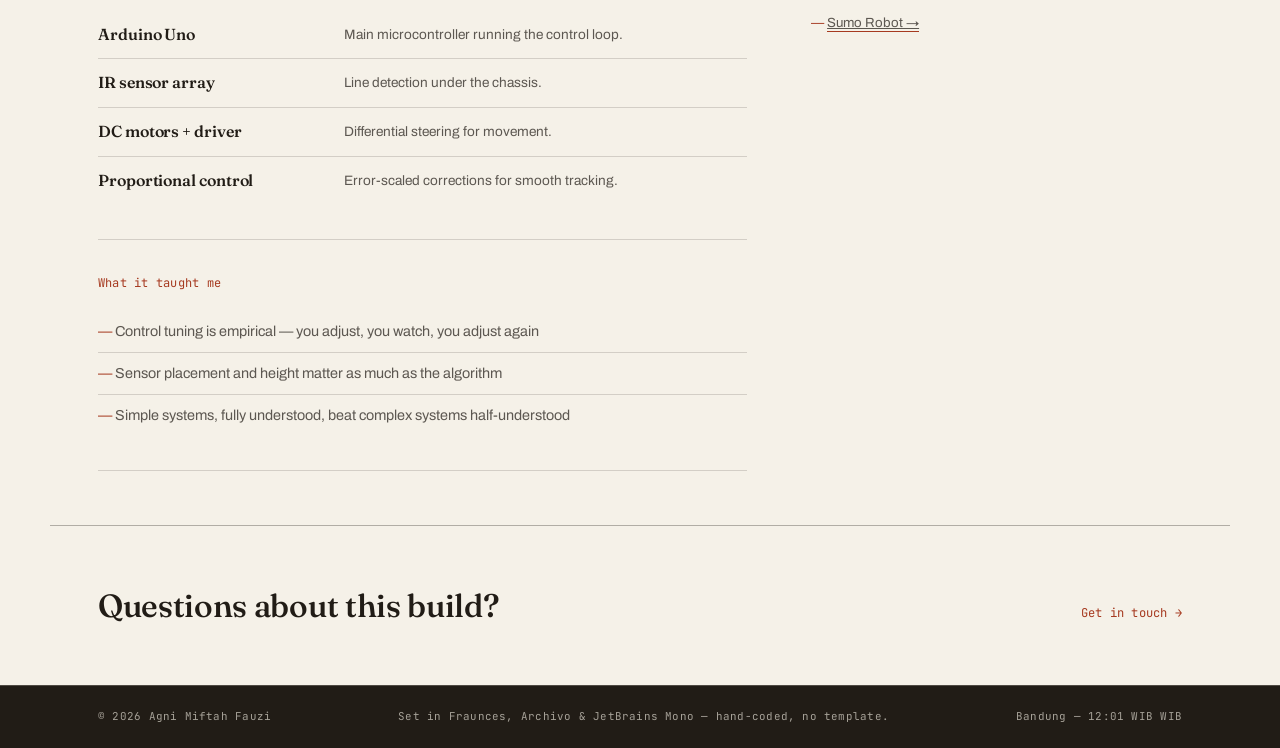
<file: projects/line-follower.html>
<!DOCTYPE html>
<html lang="en">
<head>
  <meta charset="UTF-8">
  <meta name="viewport" content="width=device-width, initial-scale=1.0">
  <title>Line Follower Robot — Documentation | Agni Miftah Fauzi</title>
  <meta name="description" content="Autonomous line-follower robot on Arduino — IR sensor array, DC motor driver, and proportional control for stable path tracking.">
  <link rel="icon" href="data:image/svg+xml,%3Csvg xmlns='http://www.w3.org/2000/svg' viewBox='0 0 64 64'%3E%3Crect width='64' height='64' fill='%23A63A20'/%3E%3Ctext x='32' y='45' font-family='Georgia,serif' font-size='38' fill='%23F5F1E8' text-anchor='middle'%3EA.%3C/text%3E%3C/svg%3E">
  <link rel="preconnect" href="https://fonts.googleapis.com">
  <link rel="preconnect" href="https://fonts.gstatic.com" crossorigin>
  <link href="https://fonts.googleapis.com/css2?family=Fraunces:ital,opsz,wght@0,9..144,300..900;1,9..144,300..900&family=Archivo:wght@400;500;600&family=JetBrains+Mono:wght@400;500&display=swap" rel="stylesheet">
  <link rel="stylesheet" href="../assets/css/style.css">
</head>
<body>
  <a class="skip-link" href="#doc">Skip to content</a>

  <header class="site-head">
    <div class="wrap head-grid">
      <a class="wordmark" href="../index.html">Agni Miftah<span class="wm-dot">.</span></a>
      <nav class="nav" id="nav" aria-label="Main">
        <a href="../index.html#work">Work</a>
        <a href="../index.html#index">Index</a>
        <a href="../index.html#experience">Experience</a>
        <a href="../index.html#about">About</a>
        <a href="../index.html#contact">Contact</a>
      </nav>
      <a class="status-chip" href="../index.html#contact"><span class="dot" aria-hidden="true"></span>Open to work</a>
      <button class="nav-burger" id="navBurger" aria-expanded="false" aria-controls="nav" aria-label="Open menu">
        <span></span><span></span>
      </button>
    </div>
  </header>

  <main id="doc">
    <article class="doc-hero wrap">
      <a class="back-link mono" href="../index.html#index">← Back to the index</a>
      <p class="sec-label mono">Project documentation — Index 35</p>
      <h1 class="doc-title">Line Follower Robot</h1>
      <p class="doc-sub">An autonomous robot that reads a line with IR sensors and holds it through corners — Arduino, motor driver, and proportional control tuned until the tracking stopped wobbling.</p>
      <dl class="doc-meta mono">
        <div><dt>Year</dt><dd>2023</dd></div>
        <div><dt>Type</dt><dd>Robotics</dd></div>
        <div><dt>Stack</dt><dd>Arduino · C++ · Electronics</dd></div>
      </dl>
      <figure class="doc-hero-media">
        <img src="../assets/img/work/line-follower.jpg" alt="Line follower robot — project mockup" width="1600" height="840">
      </figure>
    </article>

    <div class="wrap doc-grid">
      <div class="doc-main">

        <section>
          <h2 class="sec-label mono">Overview</h2>
          <p>
            The line follower is the "hello world" of robotics — and still the clearest lesson in
            closed-loop control you can hold in your hand. This build uses an IR sensor array to
            detect the path, an Arduino Uno to process it, and a motor driver to steer two DC
            motors along the line.
          </p>
        </section>

        <section>
          <h2 class="sec-label mono">The problem</h2>
          <p>
            Bang-bang control (turn hard left / hard right) makes robots zig-zag. The tracking
            needed a proportional response: the further the line sits from the sensor array's
            center, the harder the correction — smooth and fast instead of twitchy.
          </p>
        </section>

        <section>
          <h2 class="sec-label mono">Key components</h2>
          <div class="feat-row"><strong>Arduino Uno</strong><p>Main microcontroller running the control loop.</p></div>
          <div class="feat-row"><strong>IR sensor array</strong><p>Line detection under the chassis.</p></div>
          <div class="feat-row"><strong>DC motors + driver</strong><p>Differential steering for movement.</p></div>
          <div class="feat-row"><strong>Proportional control</strong><p>Error-scaled corrections for smooth tracking.</p></div>
        </section>

        <section>
          <h2 class="sec-label mono">What it taught me</h2>
          <ul class="learn-list">
            <li>Control tuning is empirical — you adjust, you watch, you adjust again</li>
            <li>Sensor placement and height matter as much as the algorithm</li>
            <li>Simple systems, fully understood, beat complex systems half-understood</li>
          </ul>
        </section>

      </div>

      <aside class="doc-side">
        <div class="side-card">
          <h3>At a glance</h3>
          <ul>
            <li>IR array + Arduino Uno</li>
            <li>Proportional path correction</li>
            <li>Stable through corners</li>
            <li>Completed</li>
          </ul>
        </div>
        <div class="side-card">
          <h3>Stack</h3>
          <ul>
            <li>Arduino</li>
            <li>C++</li>
            <li>Electronics</li>
          </ul>
        </div>
        <div class="side-card">
          <h3>Related</h3>
          <ul>
            <li><a class="u-link" href="sumo-robot.html">Sumo Robot →</a></li>
          </ul>
        </div>
      </aside>
    </div>

    <div class="wrap doc-end">
      <h2>Questions about this build?</h2>
      <a class="back-link mono" href="../index.html#contact">Get in touch →</a>
    </div>
  </main>

  <footer class="site-foot">
    <div class="wrap foot-grid mono">
      <span>© 2026 Agni Miftah Fauzi</span>
      <span class="hide-sm">Set in Fraunces, Archivo &amp; JetBrains Mono — hand-coded, no template.</span>
      <span>Bandung — <span id="clock">··:··</span> WIB</span>
    </div>
  </footer>

  <script src="../assets/js/main.js"></script>
</body>
</html>
</file>
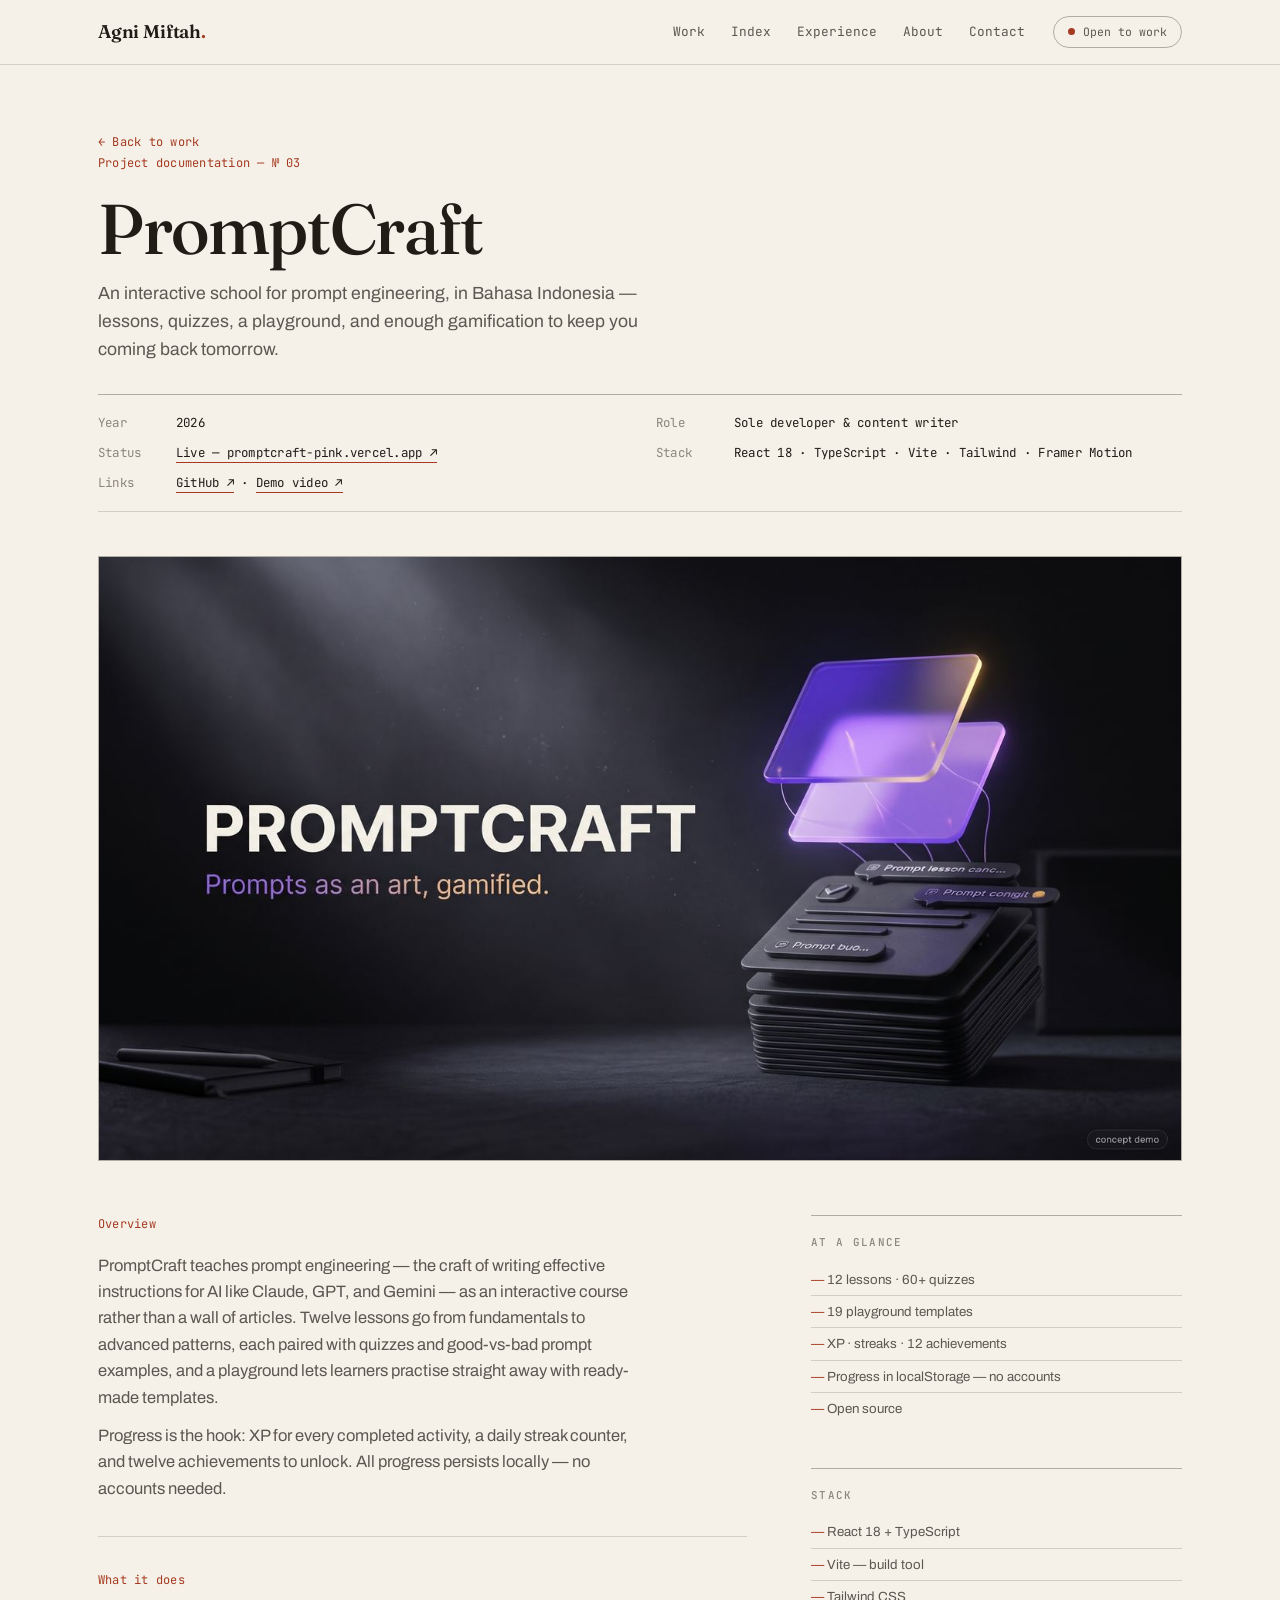
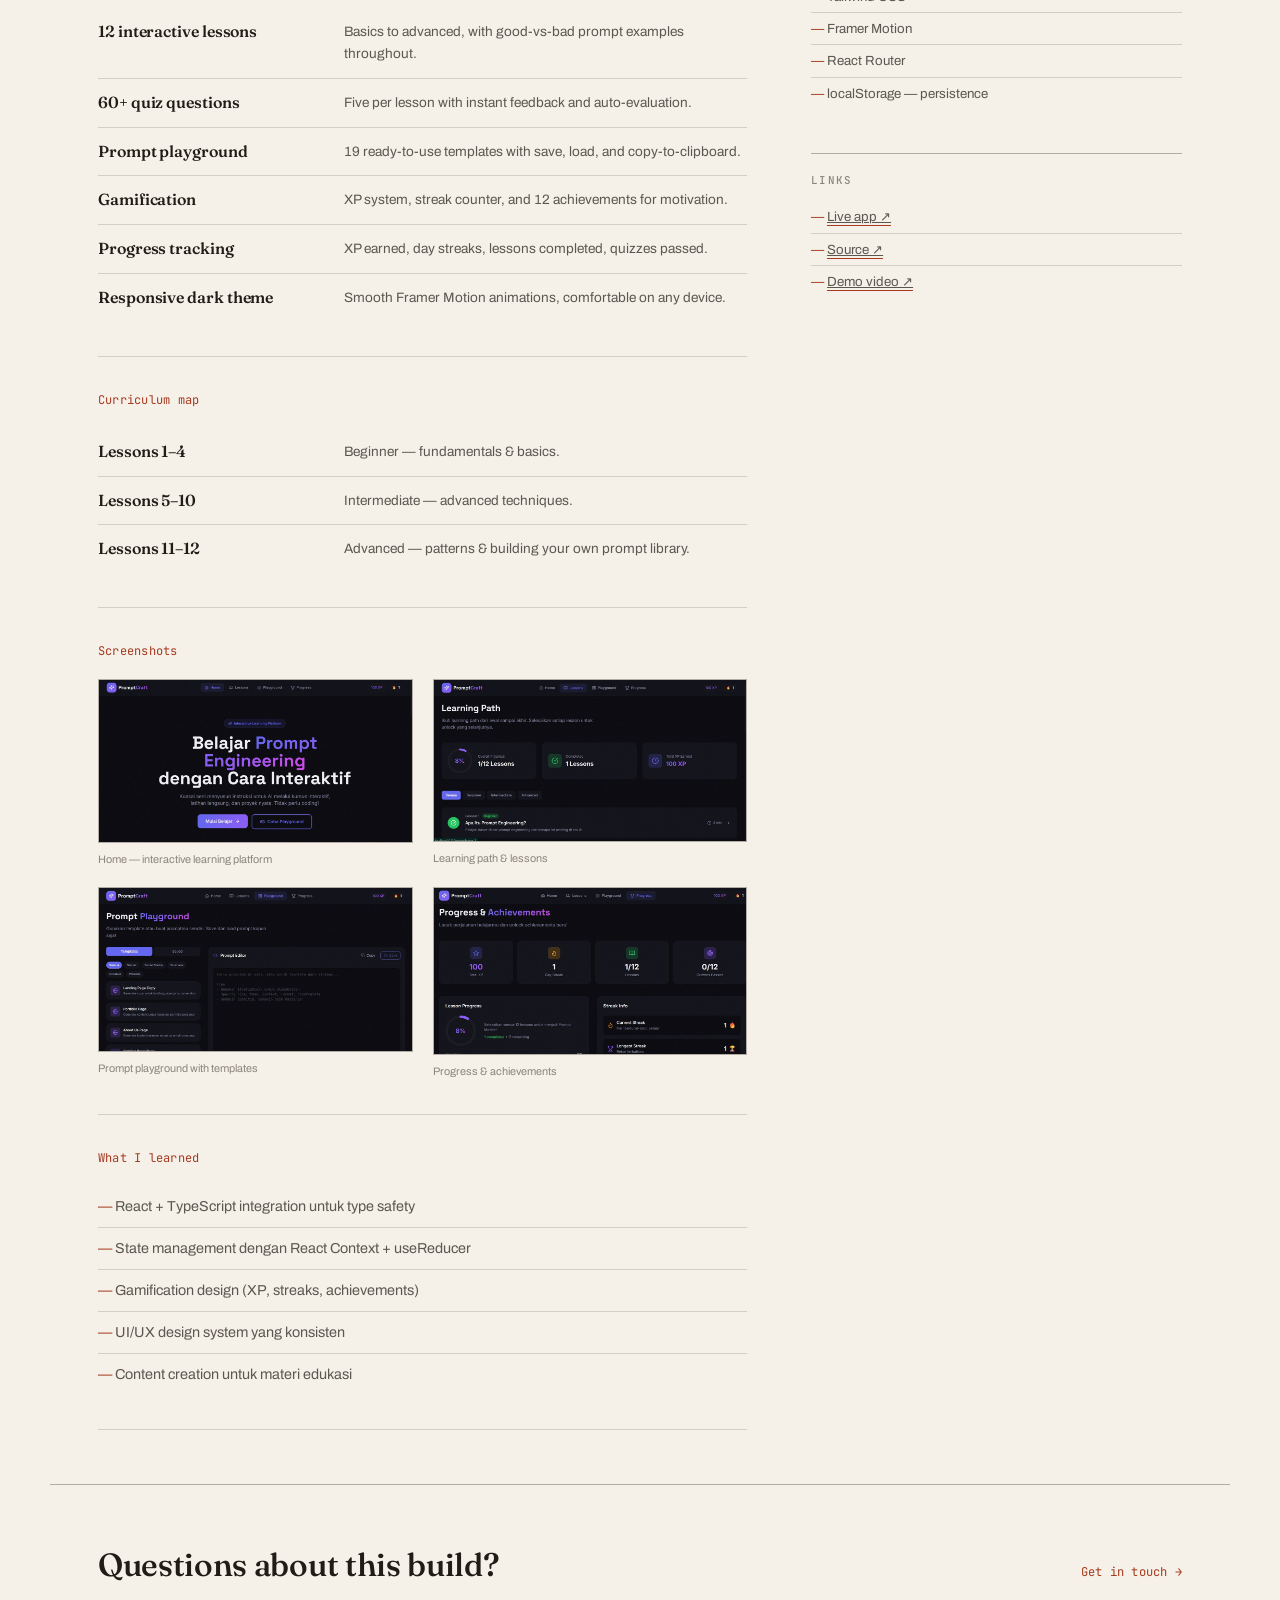
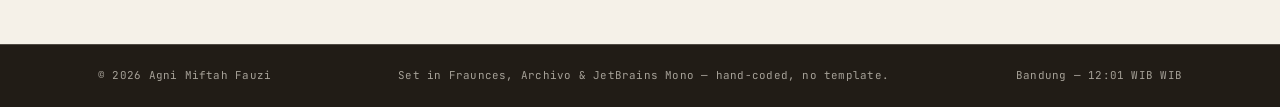
<file: projects/promptcraft.html>
<!DOCTYPE html>
<html lang="en">
<head>
  <meta charset="UTF-8">
  <meta name="viewport" content="width=device-width, initial-scale=1.0">
  <title>PromptCraft — Documentation | Agni Miftah Fauzi</title>
  <meta name="description" content="PromptCraft: interactive prompt-engineering learning platform — 12 lessons, 60+ quizzes, prompt playground, XP and achievements. React + TypeScript, live on Vercel.">
  <link rel="icon" href="data:image/svg+xml,%3Csvg xmlns='http://www.w3.org/2000/svg' viewBox='0 0 64 64'%3E%3Crect width='64' height='64' fill='%23A63A20'/%3E%3Ctext x='32' y='45' font-family='Georgia,serif' font-size='38' fill='%23F5F1E8' text-anchor='middle'%3EA.%3C/text%3E%3C/svg%3E">
  <link rel="preconnect" href="https://fonts.googleapis.com">
  <link rel="preconnect" href="https://fonts.gstatic.com" crossorigin>
  <link href="https://fonts.googleapis.com/css2?family=Fraunces:ital,opsz,wght@0,9..144,300..900;1,9..144,300..900&family=Archivo:wght@400;500;600&family=JetBrains+Mono:wght@400;500&display=swap" rel="stylesheet">
  <link rel="stylesheet" href="../assets/css/style.css">
</head>
<body>
  <a class="skip-link" href="#doc">Skip to content</a>

  <header class="site-head">
    <div class="wrap head-grid">
      <a class="wordmark" href="../index.html">Agni Miftah<span class="wm-dot">.</span></a>
      <nav class="nav" id="nav" aria-label="Main">
        <a href="../index.html#work">Work</a>
        <a href="../index.html#index">Index</a>
        <a href="../index.html#experience">Experience</a>
        <a href="../index.html#about">About</a>
        <a href="../index.html#contact">Contact</a>
      </nav>
      <a class="status-chip" href="../index.html#contact"><span class="dot" aria-hidden="true"></span>Open to work</a>
      <button class="nav-burger" id="navBurger" aria-expanded="false" aria-controls="nav" aria-label="Open menu">
        <span></span><span></span>
      </button>
    </div>
  </header>

  <main id="doc">
    <article class="doc-hero wrap">
      <a class="back-link mono" href="../index.html#work">← Back to work</a>
      <p class="sec-label mono">Project documentation — № 03</p>
      <h1 class="doc-title">PromptCraft</h1>
      <p class="doc-sub">An interactive school for prompt engineering, in Bahasa Indonesia — lessons, quizzes, a playground, and enough gamification to keep you coming back tomorrow.</p>
      <dl class="doc-meta mono">
        <div><dt>Year</dt><dd>2026</dd></div>
        <div><dt>Role</dt><dd>Sole developer &amp; content writer</dd></div>
        <div><dt>Status</dt><dd><a class="u-link" href="https://promptcraft-pink.vercel.app" target="_blank" rel="noopener noreferrer">Live — promptcraft-pink.vercel.app ↗</a></dd></div>
        <div><dt>Stack</dt><dd>React 18 · TypeScript · Vite · Tailwind · Framer Motion</dd></div>
        <div><dt>Links</dt><dd><a class="u-link" href="https://github.com/Atazyyy/PromptCraft" target="_blank" rel="noopener noreferrer">GitHub ↗</a> · <a class="u-link" href="https://drive.google.com/file/d/1wInptASlbvTiILdQ-Hsh_HP-RdEfc3-z/view?usp=sharing" target="_blank" rel="noopener noreferrer">Demo video ↗</a></dd></div>
      </dl>
      <figure class="doc-hero-media">
        <img src="../assets/img/thumbs/promptcraft.jpg" alt="PromptCraft — platform mockup" width="1400" height="781">
      </figure>
    </article>

    <div class="wrap doc-grid">
      <div class="doc-main">

        <section>
          <h2 class="sec-label mono">Overview</h2>
          <p>
            PromptCraft teaches prompt engineering — the craft of writing effective instructions
            for AI like Claude, GPT, and Gemini — as an interactive course rather than a wall of
            articles. Twelve lessons go from fundamentals to advanced patterns, each paired with
            quizzes and good-vs-bad prompt examples, and a playground lets learners practise
            straight away with ready-made templates.
          </p>
          <p>
            Progress is the hook: XP for every completed activity, a daily streak counter, and
            twelve achievements to unlock. All progress persists locally — no accounts needed.
          </p>
        </section>

        <section>
          <h2 class="sec-label mono">What it does</h2>
          <div class="feat-row"><strong>12 interactive lessons</strong><p>Basics to advanced, with good-vs-bad prompt examples throughout.</p></div>
          <div class="feat-row"><strong>60+ quiz questions</strong><p>Five per lesson with instant feedback and auto-evaluation.</p></div>
          <div class="feat-row"><strong>Prompt playground</strong><p>19 ready-to-use templates with save, load, and copy-to-clipboard.</p></div>
          <div class="feat-row"><strong>Gamification</strong><p>XP system, streak counter, and 12 achievements for motivation.</p></div>
          <div class="feat-row"><strong>Progress tracking</strong><p>XP earned, day streaks, lessons completed, quizzes passed.</p></div>
          <div class="feat-row"><strong>Responsive dark theme</strong><p>Smooth Framer Motion animations, comfortable on any device.</p></div>
        </section>

        <section>
          <h2 class="sec-label mono">Curriculum map</h2>
          <div class="feat-row"><strong>Lessons 1–4</strong><p>Beginner — fundamentals &amp; basics.</p></div>
          <div class="feat-row"><strong>Lessons 5–10</strong><p>Intermediate — advanced techniques.</p></div>
          <div class="feat-row"><strong>Lessons 11–12</strong><p>Advanced — patterns &amp; building your own prompt library.</p></div>
        </section>

        <section>
          <h2 class="sec-label mono">Screenshots</h2>
          <div class="shot-grid">
            <figure class="shot"><img src="../assets/img/shots/promptcraft/01-home.jpg" alt="PromptCraft home" width="1200" height="620" loading="lazy"><figcaption>Home — interactive learning platform</figcaption></figure>
            <figure class="shot"><img src="../assets/img/shots/promptcraft/02-lessons.jpg" alt="PromptCraft lessons" width="1200" height="617" loading="lazy"><figcaption>Learning path &amp; lessons</figcaption></figure>
            <figure class="shot"><img src="../assets/img/shots/promptcraft/03-playground.jpg" alt="PromptCraft playground" width="1200" height="625" loading="lazy"><figcaption>Prompt playground with templates</figcaption></figure>
            <figure class="shot"><img src="../assets/img/shots/promptcraft/04-progress.jpg" alt="PromptCraft progress" width="1200" height="639" loading="lazy"><figcaption>Progress &amp; achievements</figcaption></figure>
          </div>
        </section>

        <section>
          <h2 class="sec-label mono">What I learned</h2>
          <ul class="learn-list">
            <li>React + TypeScript integration untuk type safety</li>
            <li>State management dengan React Context + useReducer</li>
            <li>Gamification design (XP, streaks, achievements)</li>
            <li>UI/UX design system yang konsisten</li>
            <li>Content creation untuk materi edukasi</li>
          </ul>
        </section>

      </div>

      <aside class="doc-side">
        <div class="side-card">
          <h3>At a glance</h3>
          <ul>
            <li>12 lessons · 60+ quizzes</li>
            <li>19 playground templates</li>
            <li>XP · streaks · 12 achievements</li>
            <li>Progress in localStorage — no accounts</li>
            <li>Open source</li>
          </ul>
        </div>
        <div class="side-card">
          <h3>Stack</h3>
          <ul>
            <li>React 18 + TypeScript</li>
            <li>Vite — build tool</li>
            <li>Tailwind CSS</li>
            <li>Framer Motion</li>
            <li>React Router</li>
            <li>localStorage — persistence</li>
          </ul>
        </div>
        <div class="side-card">
          <h3>Links</h3>
          <ul>
            <li><a class="u-link" href="https://promptcraft-pink.vercel.app" target="_blank" rel="noopener noreferrer">Live app ↗</a></li>
            <li><a class="u-link" href="https://github.com/Atazyyy/PromptCraft" target="_blank" rel="noopener noreferrer">Source ↗</a></li>
            <li><a class="u-link" href="https://drive.google.com/file/d/1wInptASlbvTiILdQ-Hsh_HP-RdEfc3-z/view?usp=sharing" target="_blank" rel="noopener noreferrer">Demo video ↗</a></li>
          </ul>
        </div>
      </aside>
    </div>

    <div class="wrap doc-end">
      <h2>Questions about this build?</h2>
      <a class="back-link mono" href="../index.html#contact">Get in touch →</a>
    </div>
  </main>

  <footer class="site-foot">
    <div class="wrap foot-grid mono">
      <span>© 2026 Agni Miftah Fauzi</span>
      <span class="hide-sm">Set in Fraunces, Archivo &amp; JetBrains Mono — hand-coded, no template.</span>
      <span>Bandung — <span id="clock">··:··</span> WIB</span>
    </div>
  </footer>

  <script src="../assets/js/main.js"></script>
</body>
</html>
</file>
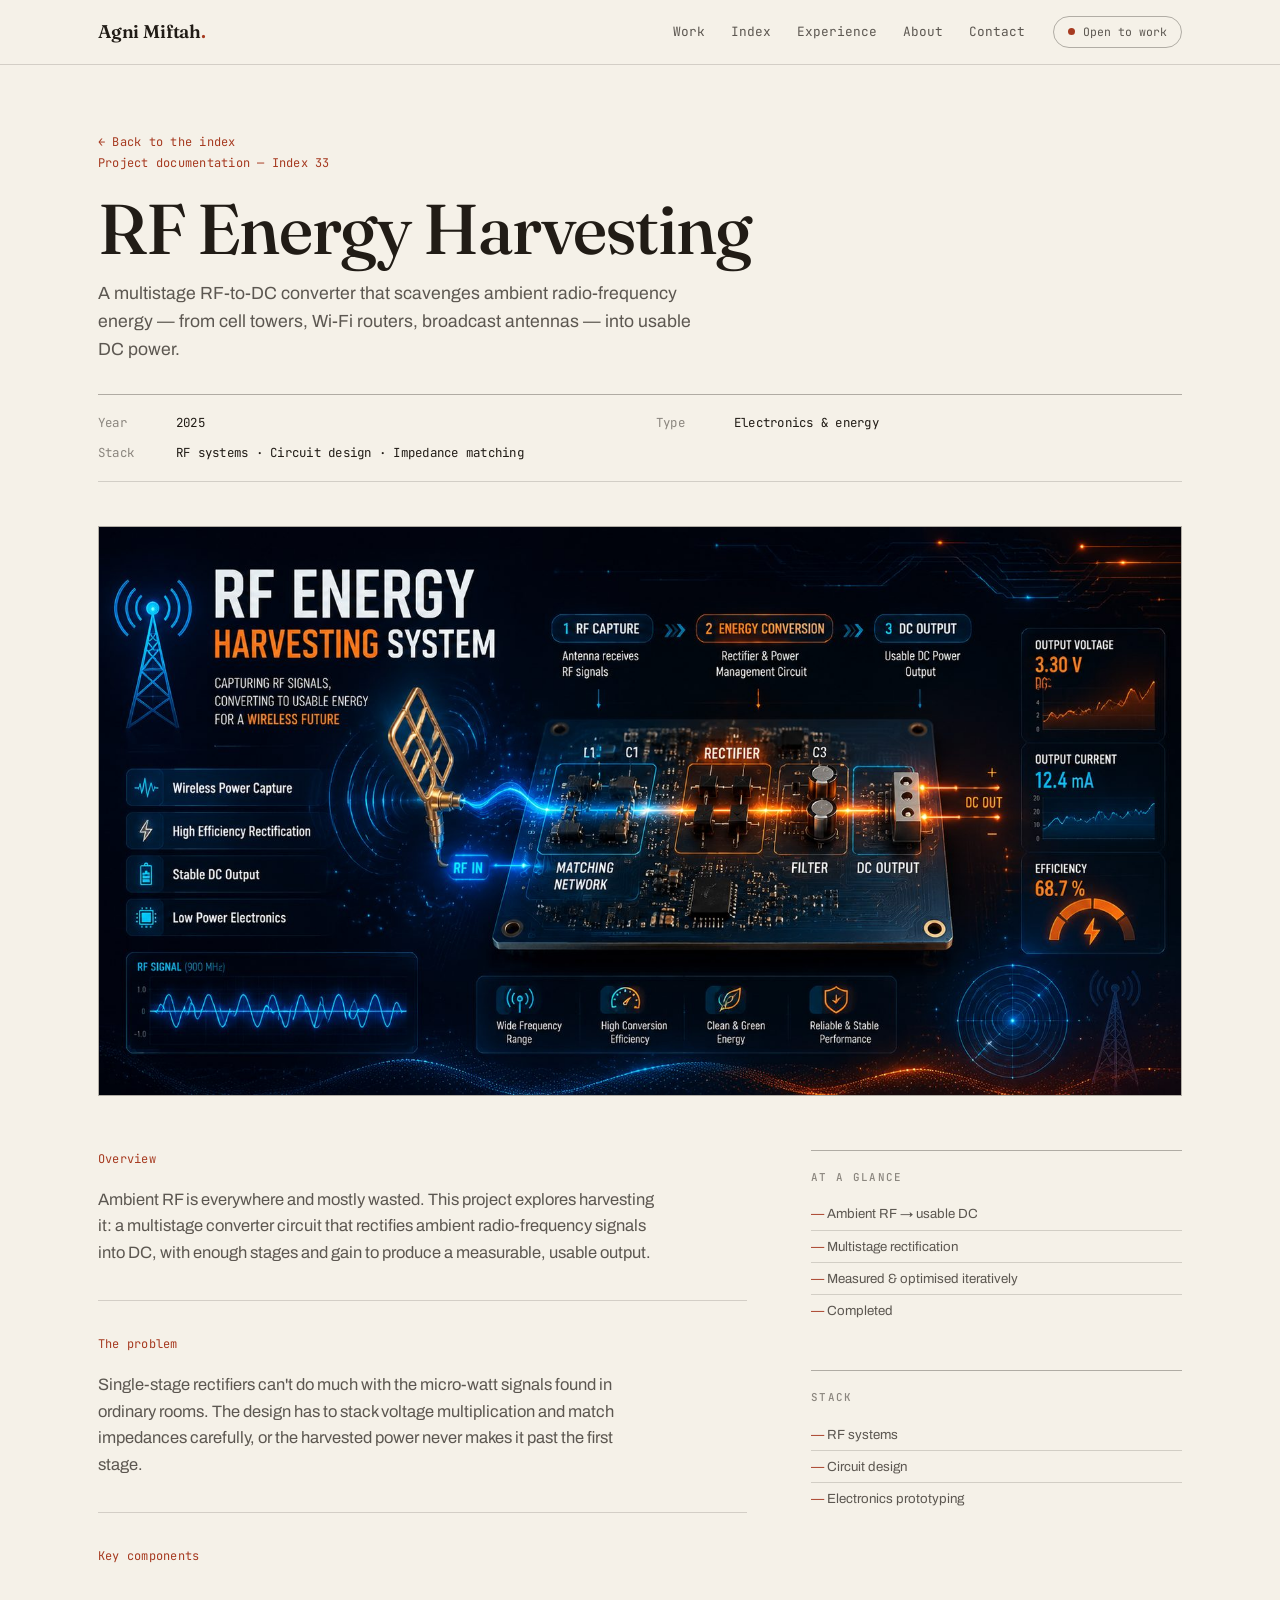
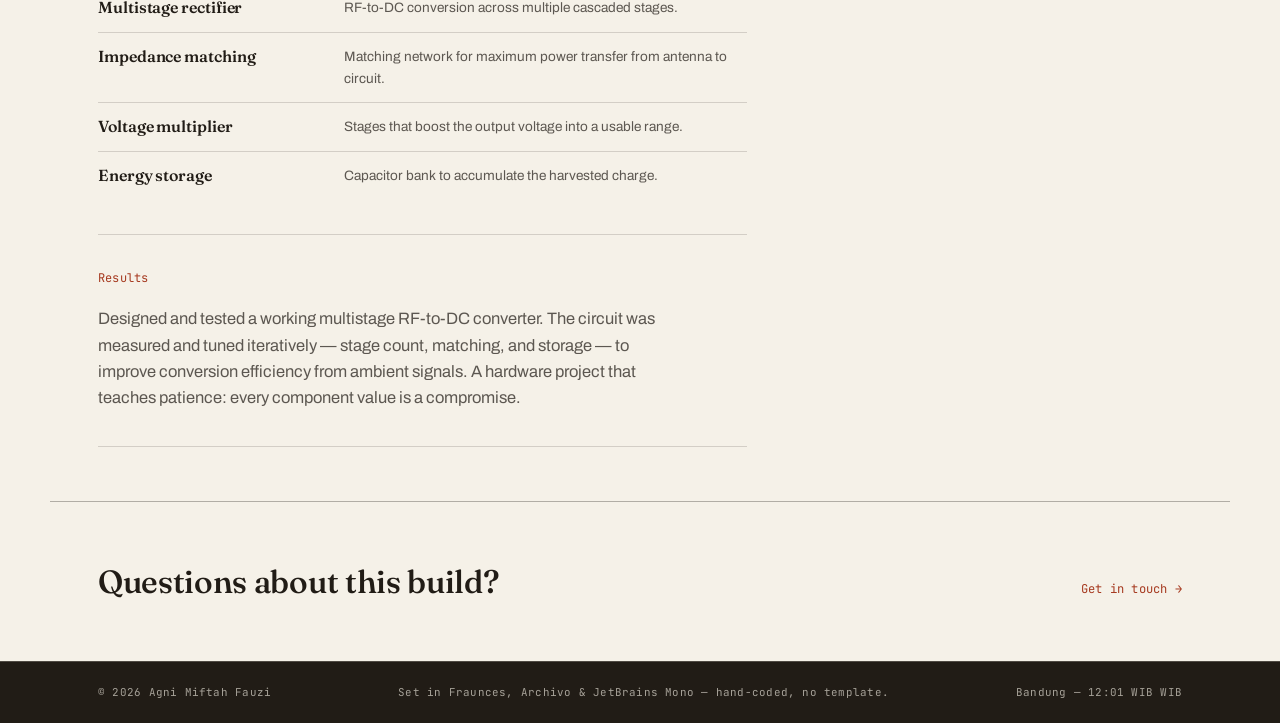
<file: projects/rf-harvesting.html>
<!DOCTYPE html>
<html lang="en">
<head>
  <meta charset="UTF-8">
  <meta name="viewport" content="width=device-width, initial-scale=1.0">
  <title>RF Energy Harvesting — Documentation | Agni Miftah Fauzi</title>
  <meta name="description" content="RF energy harvesting system: a multistage RF-to-DC converter that turns ambient radio-frequency signals into usable power.">
  <link rel="icon" href="data:image/svg+xml,%3Csvg xmlns='http://www.w3.org/2000/svg' viewBox='0 0 64 64'%3E%3Crect width='64' height='64' fill='%23A63A20'/%3E%3Ctext x='32' y='45' font-family='Georgia,serif' font-size='38' fill='%23F5F1E8' text-anchor='middle'%3EA.%3C/text%3E%3C/svg%3E">
  <link rel="preconnect" href="https://fonts.googleapis.com">
  <link rel="preconnect" href="https://fonts.gstatic.com" crossorigin>
  <link href="https://fonts.googleapis.com/css2?family=Fraunces:ital,opsz,wght@0,9..144,300..900;1,9..144,300..900&family=Archivo:wght@400;500;600&family=JetBrains+Mono:wght@400;500&display=swap" rel="stylesheet">
  <link rel="stylesheet" href="../assets/css/style.css">
</head>
<body>
  <a class="skip-link" href="#doc">Skip to content</a>

  <header class="site-head">
    <div class="wrap head-grid">
      <a class="wordmark" href="../index.html">Agni Miftah<span class="wm-dot">.</span></a>
      <nav class="nav" id="nav" aria-label="Main">
        <a href="../index.html#work">Work</a>
        <a href="../index.html#index">Index</a>
        <a href="../index.html#experience">Experience</a>
        <a href="../index.html#about">About</a>
        <a href="../index.html#contact">Contact</a>
      </nav>
      <a class="status-chip" href="../index.html#contact"><span class="dot" aria-hidden="true"></span>Open to work</a>
      <button class="nav-burger" id="navBurger" aria-expanded="false" aria-controls="nav" aria-label="Open menu">
        <span></span><span></span>
      </button>
    </div>
  </header>

  <main id="doc">
    <article class="doc-hero wrap">
      <a class="back-link mono" href="../index.html#index">← Back to the index</a>
      <p class="sec-label mono">Project documentation — Index 33</p>
      <h1 class="doc-title">RF Energy Harvesting</h1>
      <p class="doc-sub">A multistage RF-to-DC converter that scavenges ambient radio-frequency energy — from cell towers, Wi-Fi routers, broadcast antennas — into usable DC power.</p>
      <dl class="doc-meta mono">
        <div><dt>Year</dt><dd>2025</dd></div>
        <div><dt>Type</dt><dd>Electronics &amp; energy</dd></div>
        <div><dt>Stack</dt><dd>RF systems · Circuit design · Impedance matching</dd></div>
      </dl>
      <figure class="doc-hero-media">
        <img src="../assets/img/work/rf-harvesting.jpg" alt="RF energy harvesting — project mockup" width="1600" height="840">
      </figure>
    </article>

    <div class="wrap doc-grid">
      <div class="doc-main">

        <section>
          <h2 class="sec-label mono">Overview</h2>
          <p>
            Ambient RF is everywhere and mostly wasted. This project explores harvesting it: a
            multistage converter circuit that rectifies ambient radio-frequency signals into DC,
            with enough stages and gain to produce a measurable, usable output.
          </p>
        </section>

        <section>
          <h2 class="sec-label mono">The problem</h2>
          <p>
            Single-stage rectifiers can't do much with the micro-watt signals found in ordinary
            rooms. The design has to stack voltage multiplication and match impedances carefully,
            or the harvested power never makes it past the first stage.
          </p>
        </section>

        <section>
          <h2 class="sec-label mono">Key components</h2>
          <div class="feat-row"><strong>Multistage rectifier</strong><p>RF-to-DC conversion across multiple cascaded stages.</p></div>
          <div class="feat-row"><strong>Impedance matching</strong><p>Matching network for maximum power transfer from antenna to circuit.</p></div>
          <div class="feat-row"><strong>Voltage multiplier</strong><p>Stages that boost the output voltage into a usable range.</p></div>
          <div class="feat-row"><strong>Energy storage</strong><p>Capacitor bank to accumulate the harvested charge.</p></div>
        </section>

        <section>
          <h2 class="sec-label mono">Results</h2>
          <p>
            Designed and tested a working multistage RF-to-DC converter. The circuit was measured
            and tuned iteratively — stage count, matching, and storage — to improve conversion
            efficiency from ambient signals. A hardware project that teaches patience: every
            component value is a compromise.
          </p>
        </section>

      </div>

      <aside class="doc-side">
        <div class="side-card">
          <h3>At a glance</h3>
          <ul>
            <li>Ambient RF → usable DC</li>
            <li>Multistage rectification</li>
            <li>Measured &amp; optimised iteratively</li>
            <li>Completed</li>
          </ul>
        </div>
        <div class="side-card">
          <h3>Stack</h3>
          <ul>
            <li>RF systems</li>
            <li>Circuit design</li>
            <li>Electronics prototyping</li>
          </ul>
        </div>
      </aside>
    </div>

    <div class="wrap doc-end">
      <h2>Questions about this build?</h2>
      <a class="back-link mono" href="../index.html#contact">Get in touch →</a>
    </div>
  </main>

  <footer class="site-foot">
    <div class="wrap foot-grid mono">
      <span>© 2026 Agni Miftah Fauzi</span>
      <span class="hide-sm">Set in Fraunces, Archivo &amp; JetBrains Mono — hand-coded, no template.</span>
      <span>Bandung — <span id="clock">··:··</span> WIB</span>
    </div>
  </footer>

  <script src="../assets/js/main.js"></script>
</body>
</html>
</file>
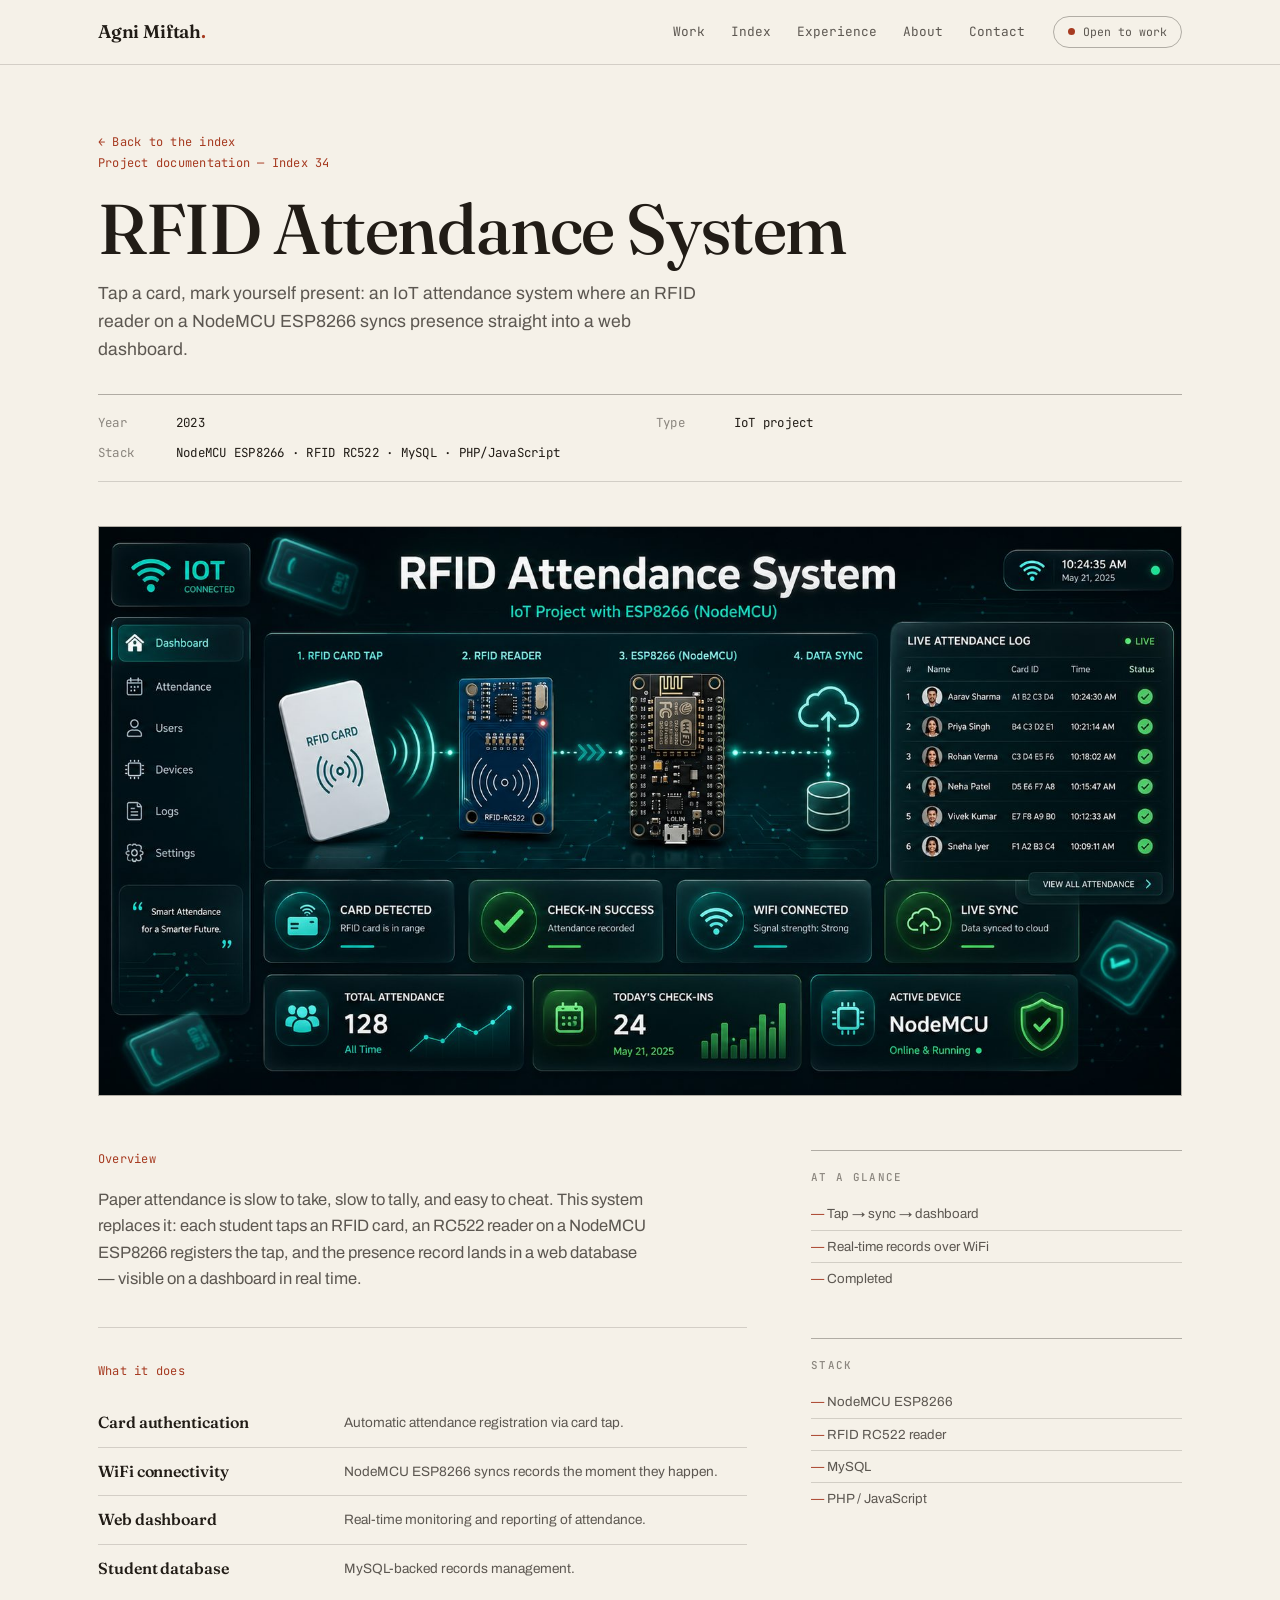
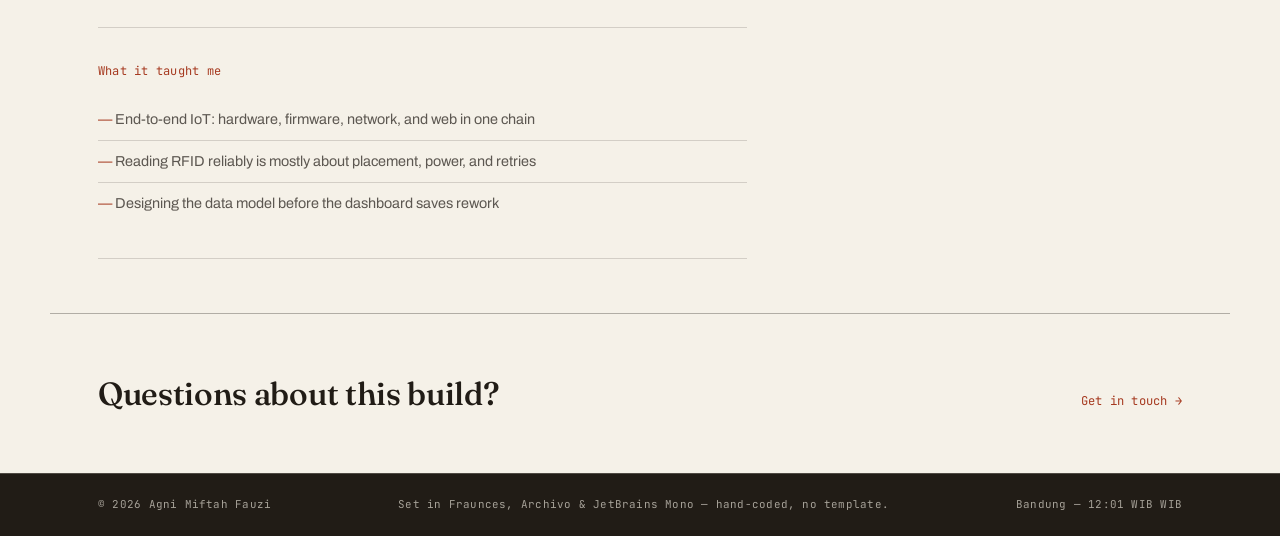
<file: projects/rfid-attendance.html>
<!DOCTYPE html>
<html lang="en">
<head>
  <meta charset="UTF-8">
  <meta name="viewport" content="width=device-width, initial-scale=1.0">
  <title>RFID Attendance System — Documentation | Agni Miftah Fauzi</title>
  <meta name="description" content="Web-based student attendance system with RFID RC522 and NodeMCU ESP8266 — tap a card, sync presence to a web dashboard in real time.">
  <link rel="icon" href="data:image/svg+xml,%3Csvg xmlns='http://www.w3.org/2000/svg' viewBox='0 0 64 64'%3E%3Crect width='64' height='64' fill='%23A63A20'/%3E%3Ctext x='32' y='45' font-family='Georgia,serif' font-size='38' fill='%23F5F1E8' text-anchor='middle'%3EA.%3C/text%3E%3C/svg%3E">
  <link rel="preconnect" href="https://fonts.googleapis.com">
  <link rel="preconnect" href="https://fonts.gstatic.com" crossorigin>
  <link href="https://fonts.googleapis.com/css2?family=Fraunces:ital,opsz,wght@0,9..144,300..900;1,9..144,300..900&family=Archivo:wght@400;500;600&family=JetBrains+Mono:wght@400;500&display=swap" rel="stylesheet">
  <link rel="stylesheet" href="../assets/css/style.css">
</head>
<body>
  <a class="skip-link" href="#doc">Skip to content</a>

  <header class="site-head">
    <div class="wrap head-grid">
      <a class="wordmark" href="../index.html">Agni Miftah<span class="wm-dot">.</span></a>
      <nav class="nav" id="nav" aria-label="Main">
        <a href="../index.html#work">Work</a>
        <a href="../index.html#index">Index</a>
        <a href="../index.html#experience">Experience</a>
        <a href="../index.html#about">About</a>
        <a href="../index.html#contact">Contact</a>
      </nav>
      <a class="status-chip" href="../index.html#contact"><span class="dot" aria-hidden="true"></span>Open to work</a>
      <button class="nav-burger" id="navBurger" aria-expanded="false" aria-controls="nav" aria-label="Open menu">
        <span></span><span></span>
      </button>
    </div>
  </header>

  <main id="doc">
    <article class="doc-hero wrap">
      <a class="back-link mono" href="../index.html#index">← Back to the index</a>
      <p class="sec-label mono">Project documentation — Index 34</p>
      <h1 class="doc-title">RFID Attendance System</h1>
      <p class="doc-sub">Tap a card, mark yourself present: an IoT attendance system where an RFID reader on a NodeMCU ESP8266 syncs presence straight into a web dashboard.</p>
      <dl class="doc-meta mono">
        <div><dt>Year</dt><dd>2023</dd></div>
        <div><dt>Type</dt><dd>IoT project</dd></div>
        <div><dt>Stack</dt><dd>NodeMCU ESP8266 · RFID RC522 · MySQL · PHP/JavaScript</dd></div>
      </dl>
      <figure class="doc-hero-media">
        <img src="../assets/img/work/rfid-attendance.jpg" alt="RFID attendance system — project mockup" width="1600" height="840">
      </figure>
    </article>

    <div class="wrap doc-grid">
      <div class="doc-main">

        <section>
          <h2 class="sec-label mono">Overview</h2>
          <p>
            Paper attendance is slow to take, slow to tally, and easy to cheat. This system replaces
            it: each student taps an RFID card, an RC522 reader on a NodeMCU ESP8266 registers the
            tap, and the presence record lands in a web database — visible on a dashboard in real
            time.
          </p>
        </section>

        <section>
          <h2 class="sec-label mono">What it does</h2>
          <div class="feat-row"><strong>Card authentication</strong><p>Automatic attendance registration via card tap.</p></div>
          <div class="feat-row"><strong>WiFi connectivity</strong><p>NodeMCU ESP8266 syncs records the moment they happen.</p></div>
          <div class="feat-row"><strong>Web dashboard</strong><p>Real-time monitoring and reporting of attendance.</p></div>
          <div class="feat-row"><strong>Student database</strong><p>MySQL-backed records management.</p></div>
        </section>

        <section>
          <h2 class="sec-label mono">What it taught me</h2>
          <ul class="learn-list">
            <li>End-to-end IoT: hardware, firmware, network, and web in one chain</li>
            <li>Reading RFID reliably is mostly about placement, power, and retries</li>
            <li>Designing the data model before the dashboard saves rework</li>
          </ul>
        </section>

      </div>

      <aside class="doc-side">
        <div class="side-card">
          <h3>At a glance</h3>
          <ul>
            <li>Tap → sync → dashboard</li>
            <li>Real-time records over WiFi</li>
            <li>Completed</li>
          </ul>
        </div>
        <div class="side-card">
          <h3>Stack</h3>
          <ul>
            <li>NodeMCU ESP8266</li>
            <li>RFID RC522 reader</li>
            <li>MySQL</li>
            <li>PHP / JavaScript</li>
          </ul>
        </div>
      </aside>
    </div>

    <div class="wrap doc-end">
      <h2>Questions about this build?</h2>
      <a class="back-link mono" href="../index.html#contact">Get in touch →</a>
    </div>
  </main>

  <footer class="site-foot">
    <div class="wrap foot-grid mono">
      <span>© 2026 Agni Miftah Fauzi</span>
      <span class="hide-sm">Set in Fraunces, Archivo &amp; JetBrains Mono — hand-coded, no template.</span>
      <span>Bandung — <span id="clock">··:··</span> WIB</span>
    </div>
  </footer>

  <script src="../assets/js/main.js"></script>
</body>
</html>
</file>
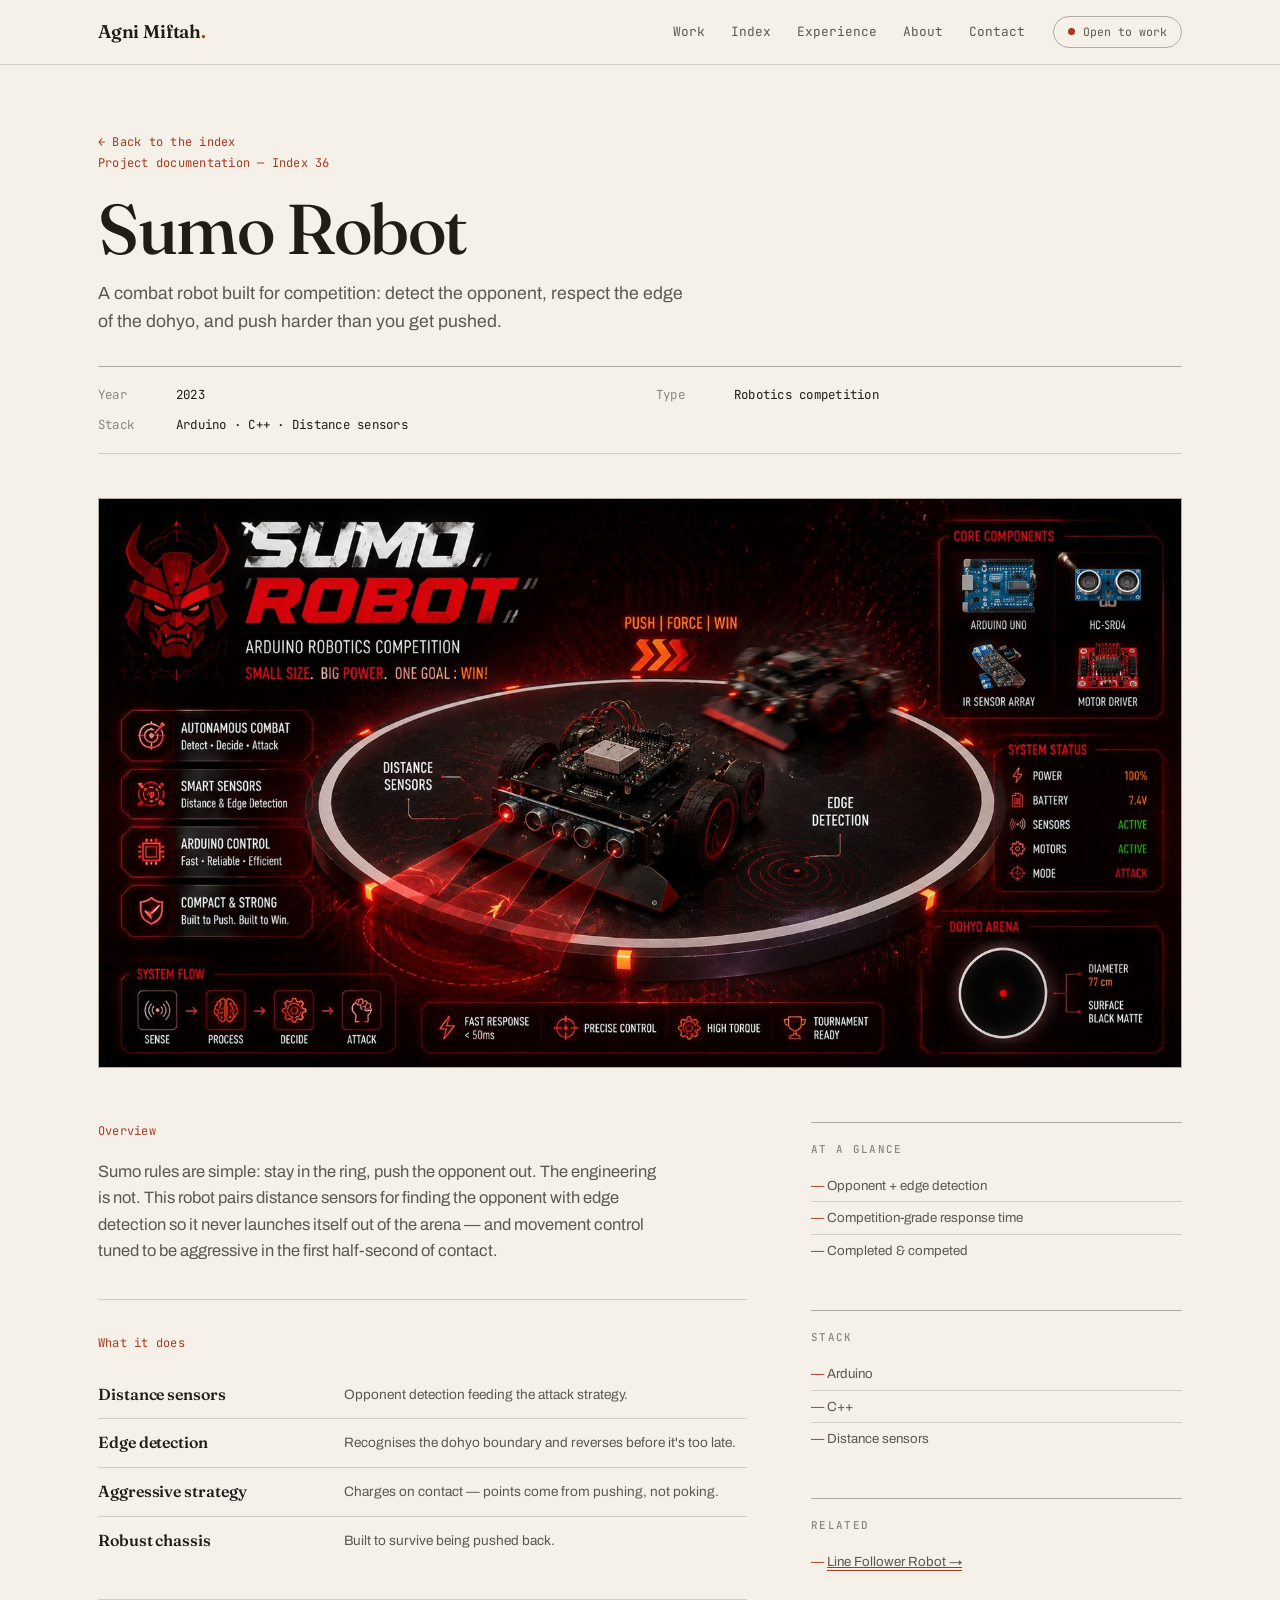
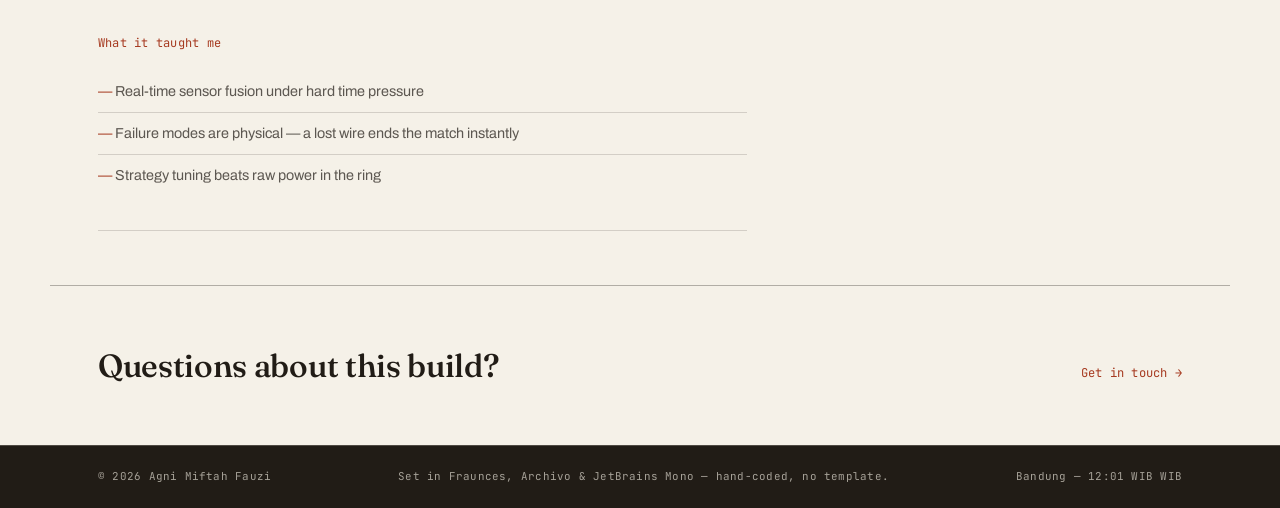
<file: projects/sumo-robot.html>
<!DOCTYPE html>
<html lang="en">
<head>
  <meta charset="UTF-8">
  <meta name="viewport" content="width=device-width, initial-scale=1.0">
  <title>Sumo Robot — Documentation | Agni Miftah Fauzi</title>
  <meta name="description" content="Combat sumo robot for robotics competition — distance sensors for opponent and edge detection, aggressive push strategy on Arduino.">
  <link rel="icon" href="data:image/svg+xml,%3Csvg xmlns='http://www.w3.org/2000/svg' viewBox='0 0 64 64'%3E%3Crect width='64' height='64' fill='%23A63A20'/%3E%3Ctext x='32' y='45' font-family='Georgia,serif' font-size='38' fill='%23F5F1E8' text-anchor='middle'%3EA.%3C/text%3E%3C/svg%3E">
  <link rel="preconnect" href="https://fonts.googleapis.com">
  <link rel="preconnect" href="https://fonts.gstatic.com" crossorigin>
  <link href="https://fonts.googleapis.com/css2?family=Fraunces:ital,opsz,wght@0,9..144,300..900;1,9..144,300..900&family=Archivo:wght@400;500;600&family=JetBrains+Mono:wght@400;500&display=swap" rel="stylesheet">
  <link rel="stylesheet" href="../assets/css/style.css">
</head>
<body>
  <a class="skip-link" href="#doc">Skip to content</a>

  <header class="site-head">
    <div class="wrap head-grid">
      <a class="wordmark" href="../index.html">Agni Miftah<span class="wm-dot">.</span></a>
      <nav class="nav" id="nav" aria-label="Main">
        <a href="../index.html#work">Work</a>
        <a href="../index.html#index">Index</a>
        <a href="../index.html#experience">Experience</a>
        <a href="../index.html#about">About</a>
        <a href="../index.html#contact">Contact</a>
      </nav>
      <a class="status-chip" href="../index.html#contact"><span class="dot" aria-hidden="true"></span>Open to work</a>
      <button class="nav-burger" id="navBurger" aria-expanded="false" aria-controls="nav" aria-label="Open menu">
        <span></span><span></span>
      </button>
    </div>
  </header>

  <main id="doc">
    <article class="doc-hero wrap">
      <a class="back-link mono" href="../index.html#index">← Back to the index</a>
      <p class="sec-label mono">Project documentation — Index 36</p>
      <h1 class="doc-title">Sumo Robot</h1>
      <p class="doc-sub">A combat robot built for competition: detect the opponent, respect the edge of the dohyo, and push harder than you get pushed.</p>
      <dl class="doc-meta mono">
        <div><dt>Year</dt><dd>2023</dd></div>
        <div><dt>Type</dt><dd>Robotics competition</dd></div>
        <div><dt>Stack</dt><dd>Arduino · C++ · Distance sensors</dd></div>
      </dl>
      <figure class="doc-hero-media">
        <img src="../assets/img/work/sumo-robot.jpg" alt="Sumo robot — project mockup" width="1600" height="840">
      </figure>
    </article>

    <div class="wrap doc-grid">
      <div class="doc-main">

        <section>
          <h2 class="sec-label mono">Overview</h2>
          <p>
            Sumo rules are simple: stay in the ring, push the opponent out. The engineering is not.
            This robot pairs distance sensors for finding the opponent with edge detection so it
            never launches itself out of the arena — and movement control tuned to be aggressive
            in the first half-second of contact.
          </p>
        </section>

        <section>
          <h2 class="sec-label mono">What it does</h2>
          <div class="feat-row"><strong>Distance sensors</strong><p>Opponent detection feeding the attack strategy.</p></div>
          <div class="feat-row"><strong>Edge detection</strong><p>Recognises the dohyo boundary and reverses before it's too late.</p></div>
          <div class="feat-row"><strong>Aggressive strategy</strong><p>Charges on contact — points come from pushing, not poking.</p></div>
          <div class="feat-row"><strong>Robust chassis</strong><p>Built to survive being pushed back.</p></div>
        </section>

        <section>
          <h2 class="sec-label mono">What it taught me</h2>
          <ul class="learn-list">
            <li>Real-time sensor fusion under hard time pressure</li>
            <li>Failure modes are physical — a lost wire ends the match instantly</li>
            <li>Strategy tuning beats raw power in the ring</li>
          </ul>
        </section>

      </div>

      <aside class="doc-side">
        <div class="side-card">
          <h3>At a glance</h3>
          <ul>
            <li>Opponent + edge detection</li>
            <li>Competition-grade response time</li>
            <li>Completed &amp; competed</li>
          </ul>
        </div>
        <div class="side-card">
          <h3>Stack</h3>
          <ul>
            <li>Arduino</li>
            <li>C++</li>
            <li>Distance sensors</li>
          </ul>
        </div>
        <div class="side-card">
          <h3>Related</h3>
          <ul>
            <li><a class="u-link" href="line-follower.html">Line Follower Robot →</a></li>
          </ul>
        </div>
      </aside>
    </div>

    <div class="wrap doc-end">
      <h2>Questions about this build?</h2>
      <a class="back-link mono" href="../index.html#contact">Get in touch →</a>
    </div>
  </main>

  <footer class="site-foot">
    <div class="wrap foot-grid mono">
      <span>© 2026 Agni Miftah Fauzi</span>
      <span class="hide-sm">Set in Fraunces, Archivo &amp; JetBrains Mono — hand-coded, no template.</span>
      <span>Bandung — <span id="clock">··:··</span> WIB</span>
    </div>
  </footer>

  <script src="../assets/js/main.js"></script>
</body>
</html>
</file>
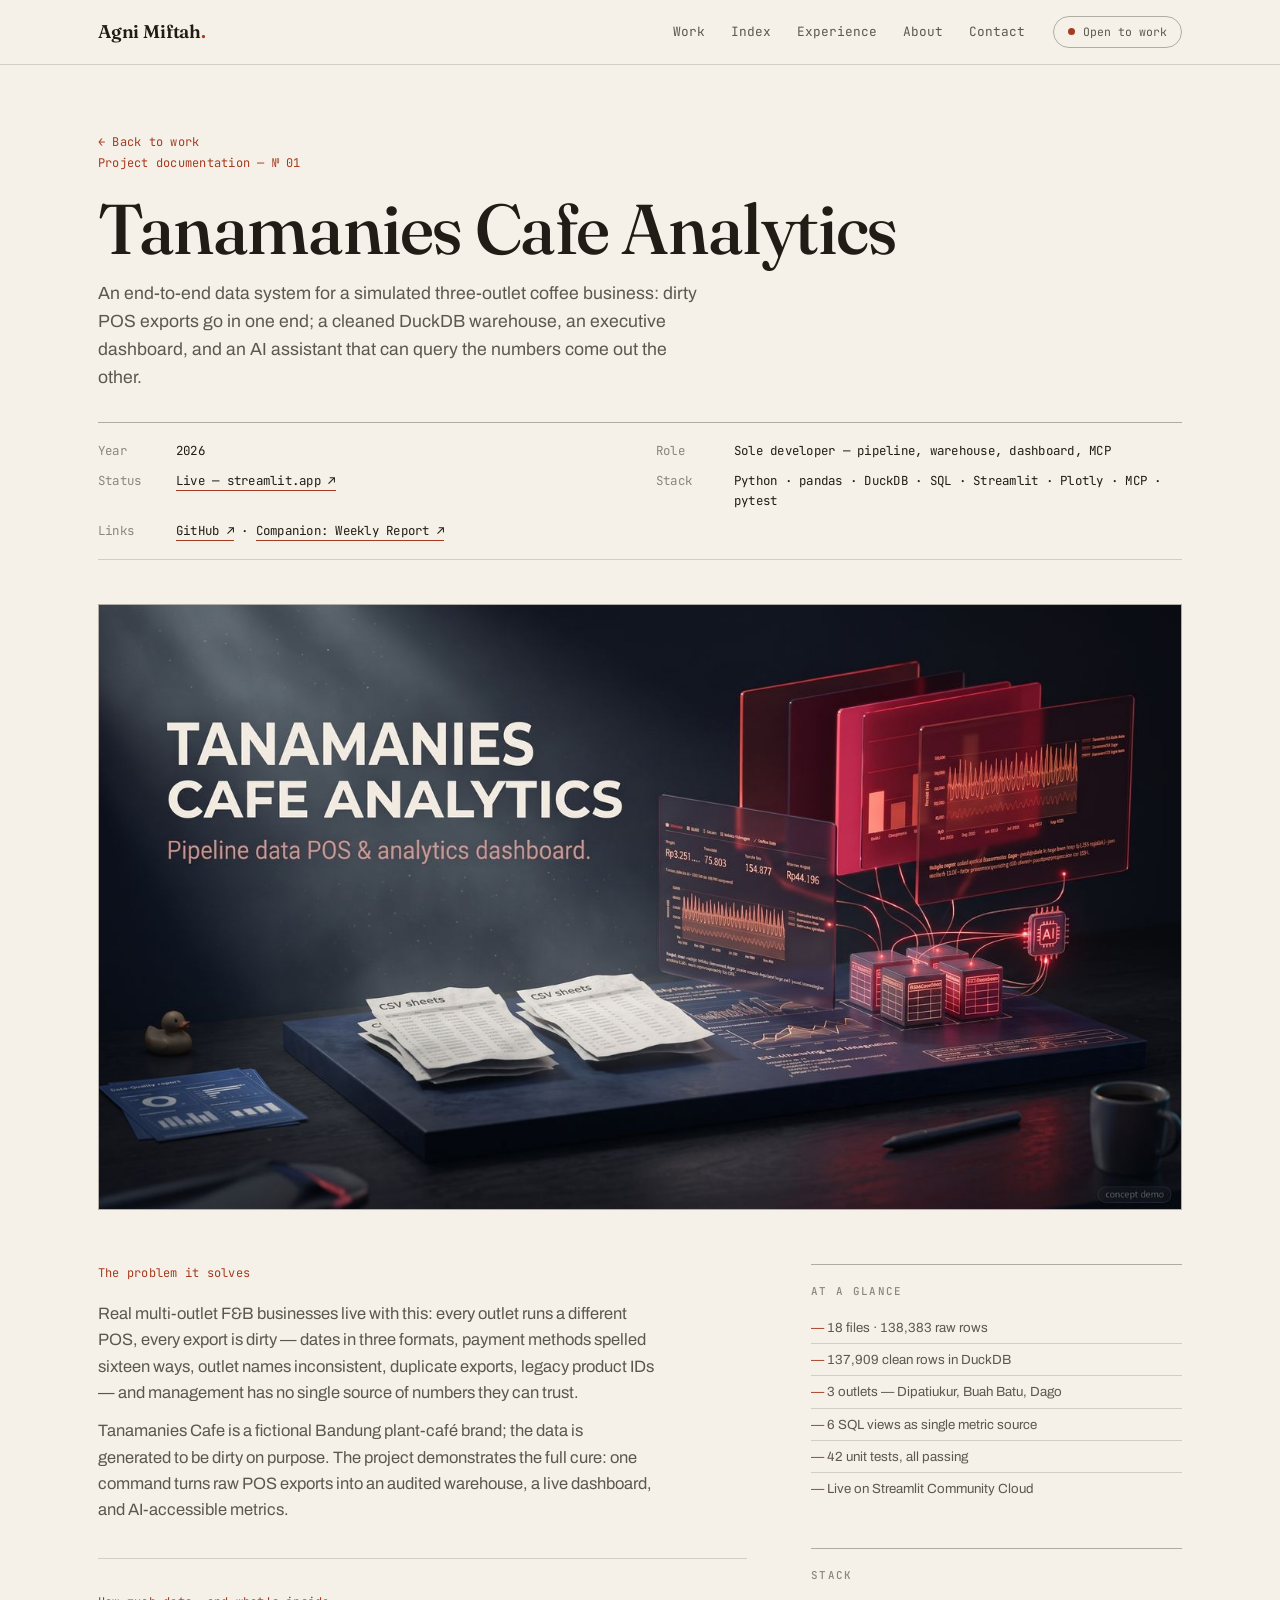
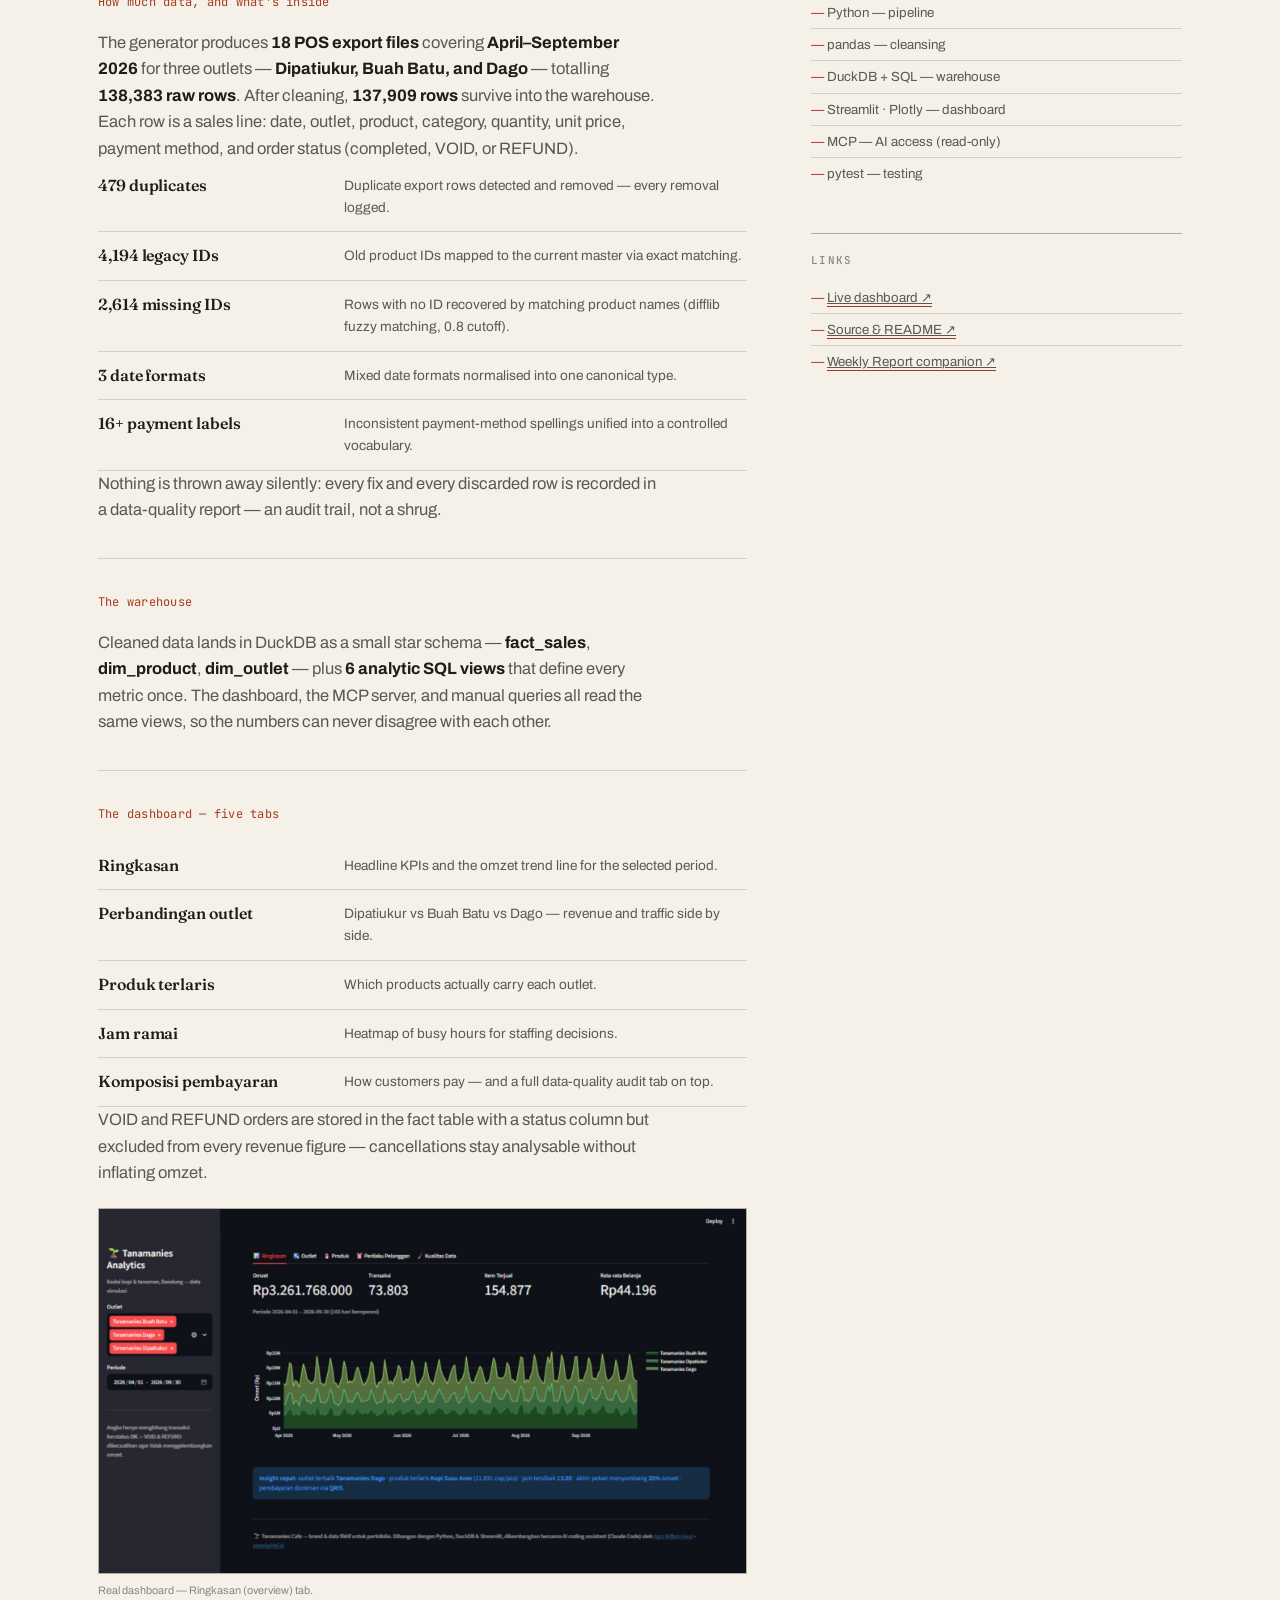
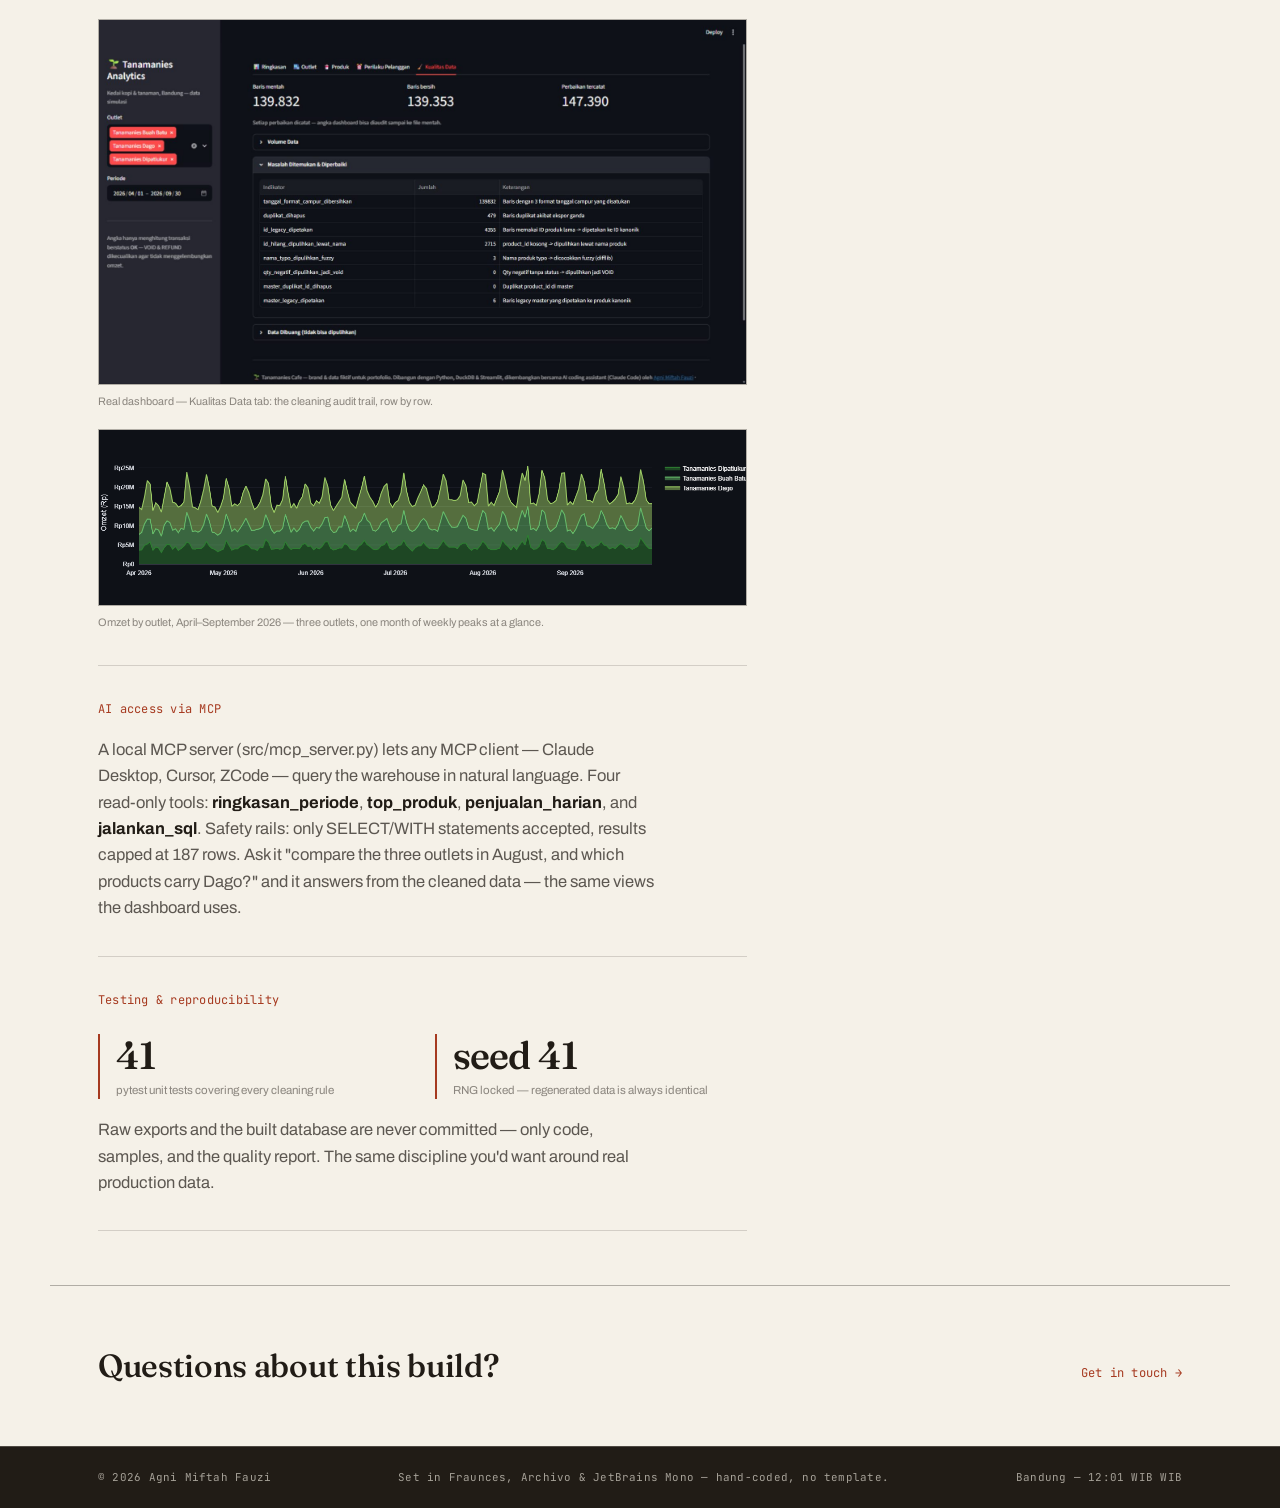
<file: projects/tanamanies-analytics.html>
<!DOCTYPE html>
<html lang="en">
<head>
  <meta charset="UTF-8">
  <meta name="viewport" content="width=device-width, initial-scale=1.0">
  <title>Tanamanies Cafe Analytics — Documentation | Agni Miftah Fauzi</title>
  <meta name="description" content="Tanamanies Cafe Analytics: end-to-end data pipeline for a simulated 3-outlet coffee business — 139,832 raw POS rows cleaned with pandas, DuckDB warehouse, Streamlit dashboard, and a read-only MCP server. 42 tests.">
  <link rel="icon" href="data:image/svg+xml,%3Csvg xmlns='http://www.w3.org/2000/svg' viewBox='0 0 64 64'%3E%3Crect width='64' height='64' fill='%23A63A20'/%3E%3Ctext x='32' y='45' font-family='Georgia,serif' font-size='38' fill='%23F5F1E8' text-anchor='middle'%3EA.%3C/text%3E%3C/svg%3E">
  <link rel="preconnect" href="https://fonts.googleapis.com">
  <link rel="preconnect" href="https://fonts.gstatic.com" crossorigin>
  <link href="https://fonts.googleapis.com/css2?family=Fraunces:ital,opsz,wght@0,9..144,300..900;1,9..144,300..900&family=Archivo:wght@400;500;600&family=JetBrains+Mono:wght@400;500&display=swap" rel="stylesheet">
  <link rel="stylesheet" href="../assets/css/style.css">
</head>
<body>
  <a class="skip-link" href="#doc">Skip to content</a>

  <header class="site-head">
    <div class="wrap head-grid">
      <a class="wordmark" href="../index.html">Agni Miftah<span class="wm-dot">.</span></a>
      <nav class="nav" id="nav" aria-label="Main">
        <a href="../index.html#work">Work</a>
        <a href="../index.html#index">Index</a>
        <a href="../index.html#experience">Experience</a>
        <a href="../index.html#about">About</a>
        <a href="../index.html#contact">Contact</a>
      </nav>
      <a class="status-chip" href="../index.html#contact"><span class="dot" aria-hidden="true"></span>Open to work</a>
      <button class="nav-burger" id="navBurger" aria-expanded="false" aria-controls="nav" aria-label="Open menu">
        <span></span><span></span>
      </button>
    </div>
  </header>

  <main id="doc">
    <article class="doc-hero wrap">
      <a class="back-link mono" href="../index.html#work">← Back to work</a>
      <p class="sec-label mono">Project documentation — № 01</p>
      <h1 class="doc-title">Tanamanies Cafe Analytics</h1>
      <p class="doc-sub">An end-to-end data system for a simulated three-outlet coffee business: dirty POS exports go in one end; a cleaned DuckDB warehouse, an executive dashboard, and an AI assistant that can query the numbers come out the other.</p>
      <dl class="doc-meta mono">
        <div><dt>Year</dt><dd>2026</dd></div>
        <div><dt>Role</dt><dd>Sole developer — pipeline, warehouse, dashboard, MCP</dd></div>
        <div><dt>Status</dt><dd><a class="u-link" href="https://tanamanies-cafe-analytics.streamlit.app" target="_blank" rel="noopener noreferrer">Live — streamlit.app ↗</a></dd></div>
        <div><dt>Stack</dt><dd>Python · pandas · DuckDB · SQL · Streamlit · Plotly · MCP · pytest</dd></div>
        <div><dt>Links</dt><dd><a class="u-link" href="https://github.com/Atazyyy/tanamanies-cafe-analytics" target="_blank" rel="noopener noreferrer">GitHub ↗</a> · <a class="u-link" href="https://github.com/Atazyyy/tanamanies-weekly-report" target="_blank" rel="noopener noreferrer">Companion: Weekly Report ↗</a></dd></div>
      </dl>
      <figure class="doc-hero-media">
        <img src="../assets/img/thumbs/tanamanies-analytics.jpg" alt="Tanamanies Cafe Analytics — project mockup" width="1400" height="781">
      </figure>
    </article>

    <div class="wrap doc-grid">
      <div class="doc-main">

        <section>
          <h2 class="sec-label mono">The problem it solves</h2>
          <p>
            Real multi-outlet F&amp;B businesses live with this: every outlet runs a different POS,
            every export is dirty — dates in three formats, payment methods spelled sixteen ways,
            outlet names inconsistent, duplicate exports, legacy product IDs — and management has
            no single source of numbers they can trust.
          </p>
          <p>
            Tanamanies Cafe is a fictional Bandung plant-café brand; the data is generated to be
            dirty on purpose. The project demonstrates the full cure: one command turns raw POS
            exports into an audited warehouse, a live dashboard, and AI-accessible metrics.
          </p>
        </section>

        <section>
          <h2 class="sec-label mono">How much data, and what's inside</h2>
          <p>
            The generator produces <strong>18 POS export files</strong> covering <strong>April–September 2026</strong>
            for three outlets — <strong>Dipatiukur, Buah Batu, and Dago</strong> — totalling
            <strong>139,832 raw rows</strong>. After cleaning, <strong>139,353 rows</strong> survive into the warehouse.
            Each row is a sales line: date, outlet, product, category, quantity, unit price, payment
            method, and order status (completed, VOID, or REFUND).
          </p>
          <div class="feat-row"><strong>479 duplicates</strong><p>Duplicate export rows detected and removed — every removal logged.</p></div>
          <div class="feat-row"><strong>4,355 legacy IDs</strong><p>Old product IDs mapped to the current master via exact matching.</p></div>
          <div class="feat-row"><strong>2,715 missing IDs</strong><p>Rows with no ID recovered by matching product names (difflib fuzzy matching, 0.8 cutoff).</p></div>
          <div class="feat-row"><strong>3 date formats</strong><p>Mixed date formats normalised into one canonical type.</p></div>
          <div class="feat-row"><strong>16+ payment labels</strong><p>Inconsistent payment-method spellings unified into a controlled vocabulary.</p></div>
          <p>
            Nothing is thrown away silently: every fix and every discarded row is recorded in a
            data-quality report — an audit trail, not a shrug.
          </p>
        </section>

        <section>
          <h2 class="sec-label mono">The warehouse</h2>
          <p>
            Cleaned data lands in DuckDB as a small star schema — <strong>fact_sales</strong>,
            <strong>dim_product</strong>, <strong>dim_outlet</strong> — plus <strong>6 analytic SQL views</strong> that
            define every metric once. The dashboard, the MCP server, and manual queries all read
            the same views, so the numbers can never disagree with each other.
          </p>
        </section>

        <section>
          <h2 class="sec-label mono">The dashboard — five tabs</h2>
          <div class="feat-row"><strong>Ringkasan</strong><p>Headline KPIs and the omzet trend line for the selected period.</p></div>
          <div class="feat-row"><strong>Perbandingan outlet</strong><p>Dipatiukur vs Buah Batu vs Dago — revenue and traffic side by side.</p></div>
          <div class="feat-row"><strong>Produk terlaris</strong><p>Which products actually carry each outlet.</p></div>
          <div class="feat-row"><strong>Jam ramai</strong><p>Heatmap of busy hours for staffing decisions.</p></div>
          <div class="feat-row"><strong>Komposisi pembayaran</strong><p>How customers pay — and a full data-quality audit tab on top.</p></div>
          <p>
            VOID and REFUND orders are stored in the fact table with a status column but excluded
            from every revenue figure — cancellations stay analysable without inflating omzet.
          </p>
          <figure class="shot" style="margin-top:22px">
            <img src="../assets/img/shots/tanamanies-analytics/01-ringkasan.jpg" alt="Tanamanies Analytics — Ringkasan tab, real dashboard screenshot" width="1600" height="900" loading="lazy">
            <figcaption>Real dashboard — Ringkasan (overview) tab.</figcaption>
          </figure>
          <figure class="shot" style="margin-top:20px">
            <img src="../assets/img/shots/tanamanies-analytics/02-kualitas.jpg" alt="Tanamanies Analytics — Kualitas Data tab, cleaning audit trail" width="1600" height="900" loading="lazy">
            <figcaption>Real dashboard — Kualitas Data tab: the cleaning audit trail, row by row.</figcaption>
          </figure>
          <figure class="shot" style="margin-top:20px">
            <img src="../assets/img/work/analytics-plot.png" alt="Omzet per outlet, April–September 2026" width="1249" height="313" loading="lazy">
            <figcaption>Omzet by outlet, April–September 2026 — three outlets, one month of weekly peaks at a glance.</figcaption>
          </figure>
        </section>

        <section>
          <h2 class="sec-label mono">AI access via MCP</h2>
          <p>
            A local MCP server (src/mcp_server.py) lets any MCP client — Claude Desktop, Cursor,
            ZCode — query the warehouse in natural language. Four read-only tools:
            <strong>ringkasan_periode</strong>, <strong>top_produk</strong>, <strong>penjualan_harian</strong>, and
            <strong>jalankan_sql</strong>. Safety rails: only SELECT/WITH statements accepted, results capped
            at 200 rows. Ask it "compare the three outlets in August, and which products carry Dago?"
            and it answers from the cleaned data — the same views the dashboard uses.
          </p>
        </section>

        <section>
          <h2 class="sec-label mono">Testing &amp; reproducibility</h2>
          <div class="metric-grid">
            <div class="metric"><strong>42</strong><span>pytest unit tests covering every cleaning rule</span></div>
            <div class="metric"><strong>seed 42</strong><span>RNG locked — regenerated data is always identical</span></div>
          </div>
          <p style="margin-top:18px">
            Raw exports and the built database are never committed — only code, samples, and the
            quality report. The same discipline you'd want around real production data.
          </p>
        </section>

      </div>

      <aside class="doc-side">
        <div class="side-card">
          <h3>At a glance</h3>
          <ul>
            <li>18 files · 139,832 raw rows</li>
            <li>139,353 clean rows in DuckDB</li>
            <li>3 outlets — Dipatiukur, Buah Batu, Dago</li>
            <li>6 SQL views as single metric source</li>
            <li>42 unit tests, all passing</li>
            <li>Live on Streamlit Community Cloud</li>
          </ul>
        </div>
        <div class="side-card">
          <h3>Stack</h3>
          <ul>
            <li>Python — pipeline</li>
            <li>pandas — cleansing</li>
            <li>DuckDB + SQL — warehouse</li>
            <li>Streamlit · Plotly — dashboard</li>
            <li>MCP — AI access (read-only)</li>
            <li>pytest — testing</li>
          </ul>
        </div>
        <div class="side-card">
          <h3>Links</h3>
          <ul>
            <li><a class="u-link" href="https://tanamanies-cafe-analytics.streamlit.app" target="_blank" rel="noopener noreferrer">Live dashboard ↗</a></li>
            <li><a class="u-link" href="https://github.com/Atazyyy/tanamanies-cafe-analytics" target="_blank" rel="noopener noreferrer">Source &amp; README ↗</a></li>
            <li><a class="u-link" href="https://github.com/Atazyyy/tanamanies-weekly-report" target="_blank" rel="noopener noreferrer">Weekly Report companion ↗</a></li>
          </ul>
        </div>
      </aside>
    </div>

    <div class="wrap doc-end">
      <h2>Questions about this build?</h2>
      <a class="back-link mono" href="../index.html#contact">Get in touch →</a>
    </div>
  </main>

  <footer class="site-foot">
    <div class="wrap foot-grid mono">
      <span>© 2026 Agni Miftah Fauzi</span>
      <span class="hide-sm">Set in Fraunces, Archivo &amp; JetBrains Mono — hand-coded, no template.</span>
      <span>Bandung — <span id="clock">··:··</span> WIB</span>
    </div>
  </footer>

  <script src="../assets/js/main.js"></script>
</body>
</html>
</file>
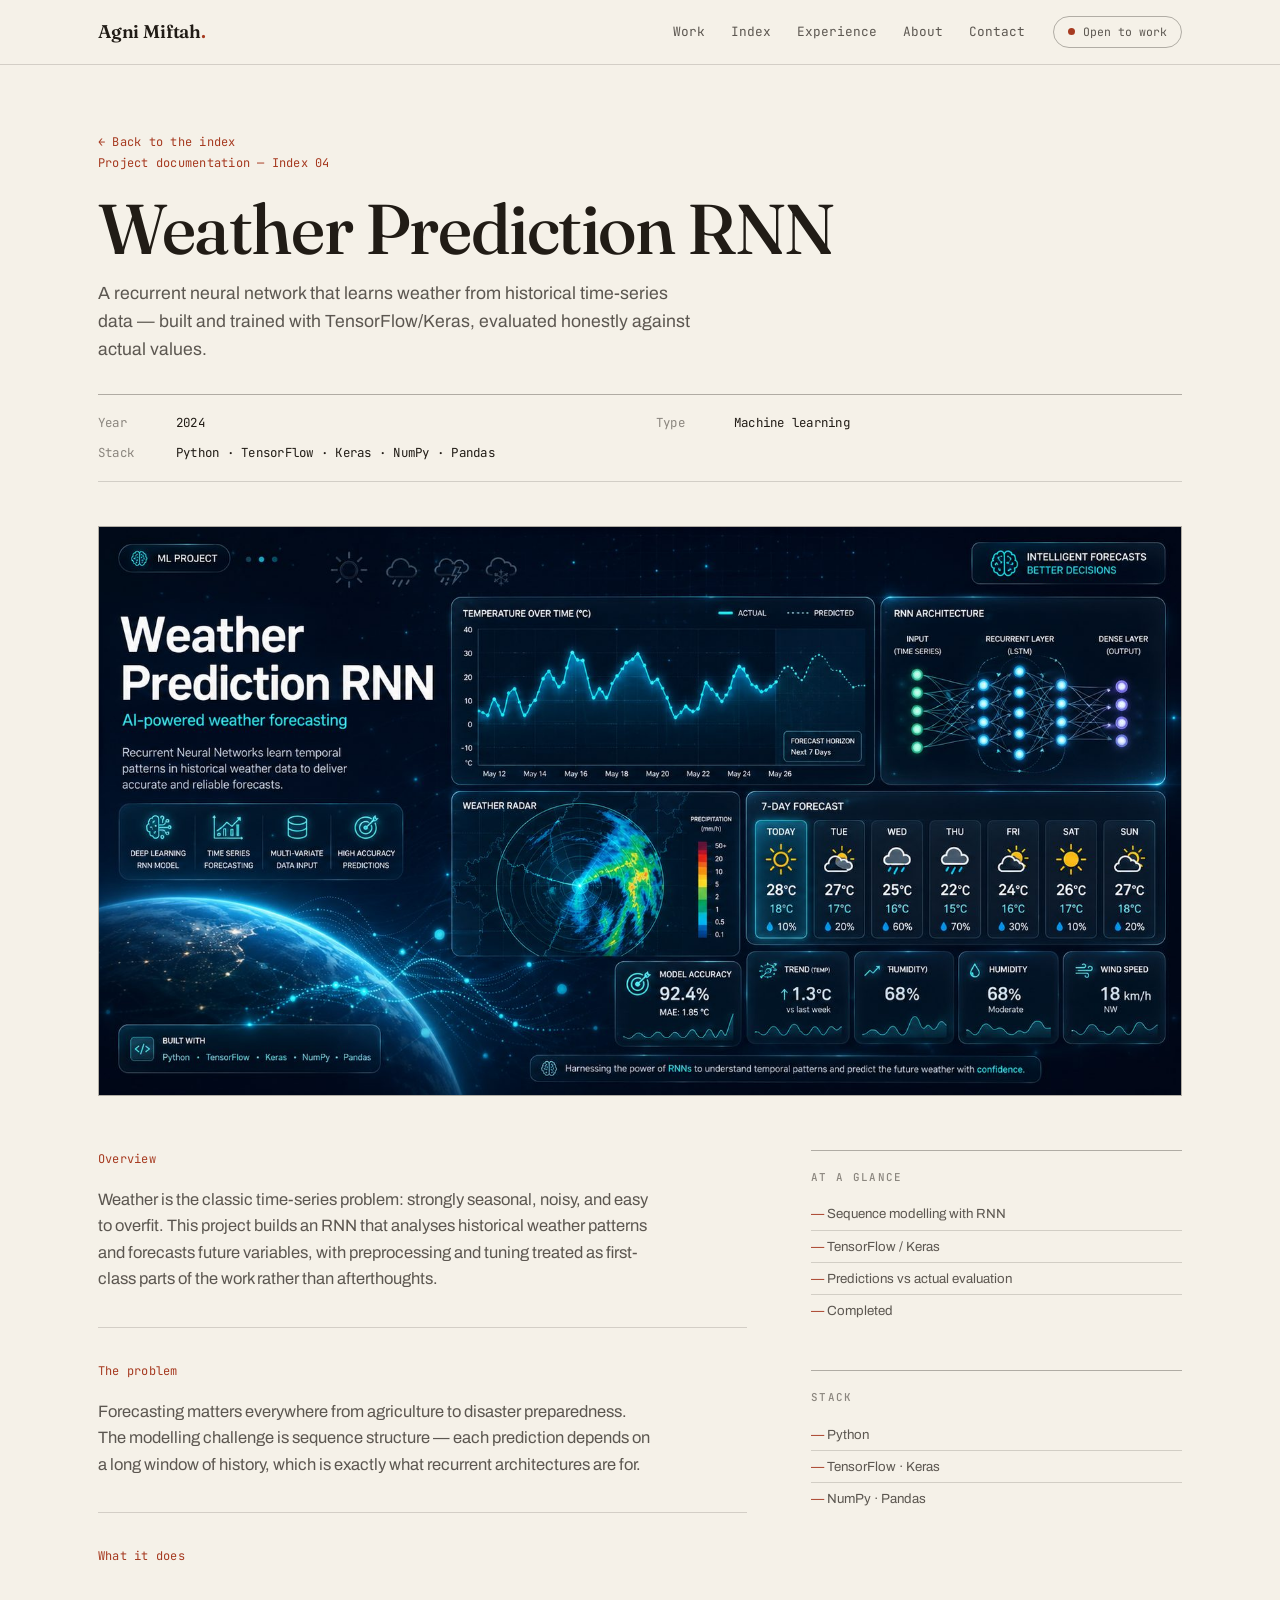
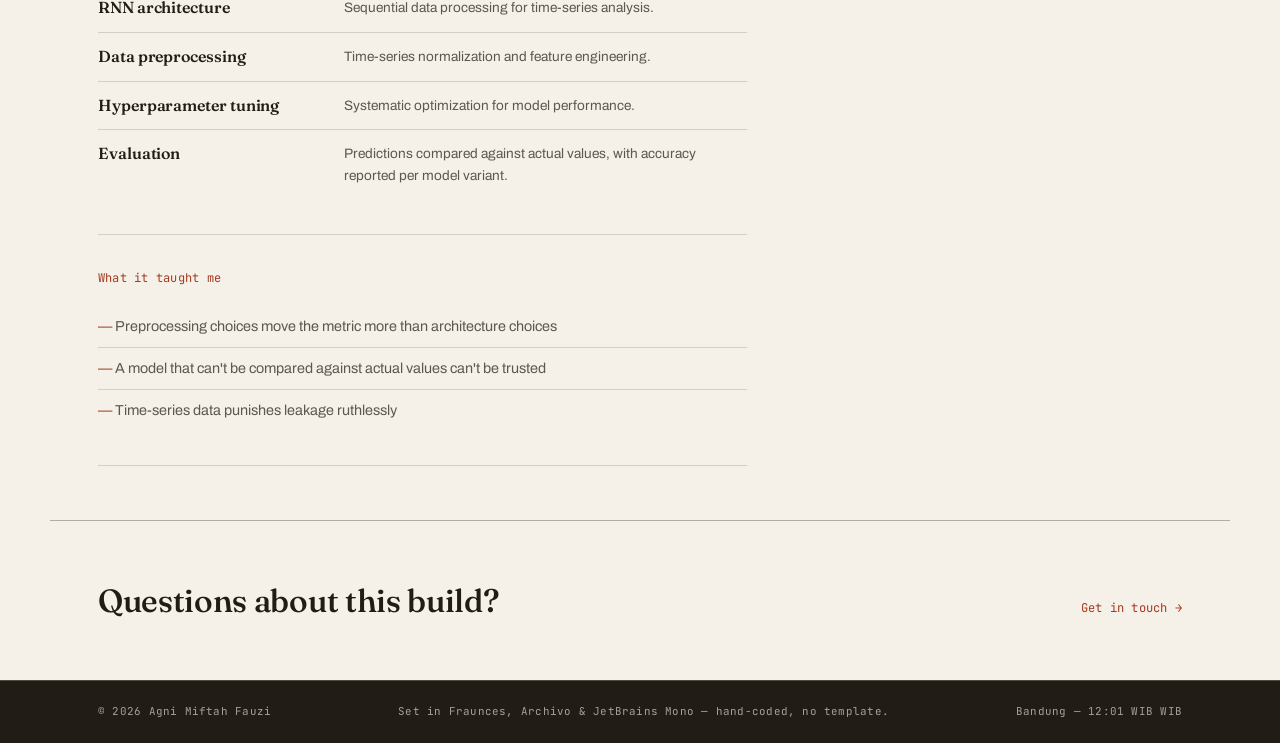
<file: projects/weather-rnn.html>
<!DOCTYPE html>
<html lang="en">
<head>
  <meta charset="UTF-8">
  <meta name="viewport" content="width=device-width, initial-scale=1.0">
  <title>Weather Prediction RNN — Documentation | Agni Miftah Fauzi</title>
  <meta name="description" content="Recurrent neural network for weather prediction from time-series data — TensorFlow/Keras, preprocessing, hyperparameter tuning, and prediction-vs-actual evaluation.">
  <link rel="icon" href="data:image/svg+xml,%3Csvg xmlns='http://www.w3.org/2000/svg' viewBox='0 0 64 64'%3E%3Crect width='64' height='64' fill='%23A63A20'/%3E%3Ctext x='32' y='45' font-family='Georgia,serif' font-size='38' fill='%23F5F1E8' text-anchor='middle'%3EA.%3C/text%3E%3C/svg%3E">
  <link rel="preconnect" href="https://fonts.googleapis.com">
  <link rel="preconnect" href="https://fonts.gstatic.com" crossorigin>
  <link href="https://fonts.googleapis.com/css2?family=Fraunces:ital,opsz,wght@0,9..144,300..900;1,9..144,300..900&family=Archivo:wght@400;500;600&family=JetBrains+Mono:wght@400;500&display=swap" rel="stylesheet">
  <link rel="stylesheet" href="../assets/css/style.css">
</head>
<body>
  <a class="skip-link" href="#doc">Skip to content</a>

  <header class="site-head">
    <div class="wrap head-grid">
      <a class="wordmark" href="../index.html">Agni Miftah<span class="wm-dot">.</span></a>
      <nav class="nav" id="nav" aria-label="Main">
        <a href="../index.html#work">Work</a>
        <a href="../index.html#index">Index</a>
        <a href="../index.html#experience">Experience</a>
        <a href="../index.html#about">About</a>
        <a href="../index.html#contact">Contact</a>
      </nav>
      <a class="status-chip" href="../index.html#contact"><span class="dot" aria-hidden="true"></span>Open to work</a>
      <button class="nav-burger" id="navBurger" aria-expanded="false" aria-controls="nav" aria-label="Open menu">
        <span></span><span></span>
      </button>
    </div>
  </header>

  <main id="doc">
    <article class="doc-hero wrap">
      <a class="back-link mono" href="../index.html#index">← Back to the index</a>
      <p class="sec-label mono">Project documentation — Index 04</p>
      <h1 class="doc-title">Weather Prediction RNN</h1>
      <p class="doc-sub">A recurrent neural network that learns weather from historical time-series data — built and trained with TensorFlow/Keras, evaluated honestly against actual values.</p>
      <dl class="doc-meta mono">
        <div><dt>Year</dt><dd>2024</dd></div>
        <div><dt>Type</dt><dd>Machine learning</dd></div>
        <div><dt>Stack</dt><dd>Python · TensorFlow · Keras · NumPy · Pandas</dd></div>
      </dl>
      <figure class="doc-hero-media">
        <img src="../assets/img/work/weather-rnn.jpg" alt="Weather prediction RNN — project mockup" width="1600" height="840">
      </figure>
    </article>

    <div class="wrap doc-grid">
      <div class="doc-main">

        <section>
          <h2 class="sec-label mono">Overview</h2>
          <p>
            Weather is the classic time-series problem: strongly seasonal, noisy, and easy to
            overfit. This project builds an RNN that analyses historical weather patterns and
            forecasts future variables, with preprocessing and tuning treated as first-class
            parts of the work rather than afterthoughts.
          </p>
        </section>

        <section>
          <h2 class="sec-label mono">The problem</h2>
          <p>
            Forecasting matters everywhere from agriculture to disaster preparedness. The
            modelling challenge is sequence structure — each prediction depends on a long window
            of history, which is exactly what recurrent architectures are for.
          </p>
        </section>

        <section>
          <h2 class="sec-label mono">What it does</h2>
          <div class="feat-row"><strong>RNN architecture</strong><p>Sequential data processing for time-series analysis.</p></div>
          <div class="feat-row"><strong>Data preprocessing</strong><p>Time-series normalization and feature engineering.</p></div>
          <div class="feat-row"><strong>Hyperparameter tuning</strong><p>Systematic optimization for model performance.</p></div>
          <div class="feat-row"><strong>Evaluation</strong><p>Predictions compared against actual values, with accuracy reported per model variant.</p></div>
        </section>

        <section>
          <h2 class="sec-label mono">What it taught me</h2>
          <ul class="learn-list">
            <li>Preprocessing choices move the metric more than architecture choices</li>
            <li>A model that can't be compared against actual values can't be trusted</li>
            <li>Time-series data punishes leakage ruthlessly</li>
          </ul>
        </section>

      </div>

      <aside class="doc-side">
        <div class="side-card">
          <h3>At a glance</h3>
          <ul>
            <li>Sequence modelling with RNN</li>
            <li>TensorFlow / Keras</li>
            <li>Predictions vs actual evaluation</li>
            <li>Completed</li>
          </ul>
        </div>
        <div class="side-card">
          <h3>Stack</h3>
          <ul>
            <li>Python</li>
            <li>TensorFlow · Keras</li>
            <li>NumPy · Pandas</li>
          </ul>
        </div>
      </aside>
    </div>

    <div class="wrap doc-end">
      <h2>Questions about this build?</h2>
      <a class="back-link mono" href="../index.html#contact">Get in touch →</a>
    </div>
  </main>

  <footer class="site-foot">
    <div class="wrap foot-grid mono">
      <span>© 2026 Agni Miftah Fauzi</span>
      <span class="hide-sm">Set in Fraunces, Archivo &amp; JetBrains Mono — hand-coded, no template.</span>
      <span>Bandung — <span id="clock">··:··</span> WIB</span>
    </div>
  </footer>

  <script src="../assets/js/main.js"></script>
</body>
</html>
</file>
<file: assets/css/style.css>
/* ============================================================
   Agni Miftah Fauzi — Portfolio 2026
   An editorial ledger: warm paper, ink, one rust accent.
   No glass, no gradients, no glow.
   ============================================================ */

:root {
  --paper: #F5F1E8;
  --paper-deep: #ECE6D8;
  --ink: #211C16;
  --ink-70: rgba(33, 28, 22, .72);
  --ink-45: rgba(33, 28, 22, .5);
  --line: rgba(33, 28, 22, .16);
  --line-strong: rgba(33, 28, 22, .32);
  --rust: #A63A20;
  --rust-ink: #7E2A14;
  --paper-on-ink: #F1ECE1;
  --line-on-ink: rgba(241, 236, 225, .22);
  --ink-on-ink-60: rgba(241, 236, 225, .64);

  --font-display: "Fraunces", Georgia, serif;
  --font-body: "Archivo", "Helvetica Neue", Arial, sans-serif;
  --font-mono: "JetBrains Mono", ui-monospace, "SFMono-Regular", Menlo, monospace;

  --wrap: 1180px;
  --gutter: clamp(20px, 4vw, 48px);
}

* { margin: 0; padding: 0; box-sizing: border-box; }

html {
  scroll-behavior: smooth;
  -webkit-text-size-adjust: 100%;
}

@media (prefers-reduced-motion: reduce) {
  html { scroll-behavior: auto; }
  *, *::before, *::after { transition: none !important; animation: none !important; }
}

body {
  background: var(--paper);
  color: var(--ink);
  font-family: var(--font-body);
  font-size: 16.5px;
  line-height: 1.6;
  -webkit-font-smoothing: antialiased;
  text-rendering: optimizeLegibility;
}

::selection { background: var(--rust); color: var(--paper); }

.count { font-variant-numeric: tabular-nums; }

img { display: block; max-width: 100%; height: auto; }

a { color: inherit; }

:focus-visible {
  outline: 2px solid var(--rust);
  outline-offset: 3px;
  border-radius: 1px;
}

.mono {
  font-family: var(--font-mono);
  font-weight: 400;
  letter-spacing: .02em;
}

.wrap {
  max-width: var(--wrap);
  margin-inline: auto;
  padding-inline: var(--gutter);
}

.skip-link {
  position: absolute;
  left: -9999px;
  top: 0;
  background: var(--ink);
  color: var(--paper);
  padding: 10px 18px;
  z-index: 200;
}
.skip-link:focus { left: 0; }

.hide-sm { display: initial; }

/* ---------- reveal (gated on .js so no-JS users see everything) ---------- */
.js .reveal {
  opacity: 0;
  transform: translateY(14px);
  transition: opacity .65s ease, transform .65s ease;
}
.js .reveal.is-in {
  opacity: 1;
  transform: none;
}
@media (prefers-reduced-motion: reduce) {
  .js .reveal { opacity: 1; transform: none; }
}

/* ================= HEADER ================= */

.site-head {
  position: sticky;
  top: 0;
  z-index: 100;
  background: var(--paper);
  border-bottom: 1px solid var(--line);
}

.head-grid {
  display: flex;
  align-items: center;
  gap: 28px;
  min-height: 64px;
}

.wordmark {
  font-family: var(--font-display);
  font-weight: 600;
  font-size: 1.15rem;
  text-decoration: none;
  letter-spacing: -.01em;
  white-space: nowrap;
}
.wm-dot { color: var(--rust); }

.nav {
  display: flex;
  gap: 26px;
  margin-left: auto;
}
.nav a {
  font-family: var(--font-mono);
  font-size: .8rem;
  text-decoration: none;
  color: var(--ink-70);
  position: relative;
  padding-block: 4px;
}
.nav a::after {
  content: "";
  position: absolute;
  left: 0; bottom: 0;
  width: 100%; height: 1px;
  background: var(--rust);
  transform: scaleX(0);
  transform-origin: right;
  transition: transform .3s ease;
}
.nav a:hover { color: var(--ink); }
.nav a:hover::after { transform: scaleX(1); transform-origin: left; }

.status-chip {
  display: inline-flex;
  align-items: center;
  gap: 8px;
  font-family: var(--font-mono);
  font-size: .72rem;
  text-decoration: none;
  border: 1px solid var(--line-strong);
  border-radius: 999px;
  padding: 6px 14px;
  color: var(--ink-70);
  transition: border-color .25s ease, color .25s ease;
}
.status-chip:hover { border-color: var(--rust); color: var(--ink); }
.status-chip .dot {
  width: 7px; height: 7px;
  border-radius: 50%;
  background: var(--rust);
  animation: pulse 2.4s ease infinite;
}
@keyframes pulse {
  0%, 100% { box-shadow: 0 0 0 0 rgba(166, 58, 32, .35); }
  50%      { box-shadow: 0 0 0 5px rgba(166, 58, 32, 0); }
}

.nav-burger {
  display: none;
  flex-direction: column;
  gap: 6px;
  background: none;
  border: 0;
  padding: 8px;
  margin-left: auto;
  cursor: pointer;
}
.nav-burger span {
  width: 24px; height: 2px;
  background: var(--ink);
  transition: transform .3s ease, opacity .3s ease;
}
.nav-burger[aria-expanded="true"] span:first-child { transform: translateY(4px) rotate(45deg); }
.nav-burger[aria-expanded="true"] span:last-child  { transform: translateY(-4px) rotate(-45deg); }

/* ================= HERO ================= */

.hero { padding-block: clamp(56px, 10vh, 110px) clamp(48px, 8vh, 90px); }

.hero-meta {
  display: flex;
  justify-content: space-between;
  gap: 16px;
  font-size: .75rem;
  color: var(--ink-70);
  border-bottom: 1px solid var(--line);
  padding-bottom: 14px;
  margin-bottom: clamp(32px, 6vh, 64px);
}

.hero-name {
  font-family: var(--font-display);
  font-variation-settings: "opsz" 144, "SOFT" 0, "WONK" 0;
  font-weight: 480;
  font-size: clamp(3rem, 9.2vw, 7.4rem);
  line-height: 1.02;
  letter-spacing: -.025em;
  display: grid;
  gap: .1em;
}
.hero-name em {
  font-style: italic;
  font-variation-settings: "opsz" 144, "SOFT" 100, "WONK" 1;
  color: var(--rust);
}
.ink-dot { color: var(--rust); }

.hero-lower {
  display: grid;
  grid-template-columns: minmax(0, 5fr) minmax(0, 7fr);
  gap: clamp(28px, 5vw, 72px);
  align-items: end;
  margin-top: clamp(40px, 7vh, 80px);
}

.hero-intro {
  font-size: 1.08rem;
  line-height: 1.7;
  color: var(--ink-70);
  max-width: 46ch;
}

.hero-nums {
  list-style: none;
  display: grid;
  grid-template-columns: repeat(4, 1fr);
  gap: 20px;
}
.hero-nums li {
  border-left: 1px solid var(--line-strong);
  padding-left: 16px;
}
.hero-nums strong {
  display: block;
  font-family: var(--font-display);
  font-weight: 560;
  font-size: clamp(1.7rem, 2.6vw, 2.5rem);
  line-height: 1.1;
  letter-spacing: -.02em;
  font-variant-numeric: tabular-nums;
}
.hero-nums span.mono {
  font-size: .7rem;
  color: var(--ink-45);
  display: block;
  margin-top: 6px;
  line-height: 1.45;
}

/* ================= SECTIONS ================= */

.section {
  padding-block: clamp(64px, 10vh, 120px);
  scroll-margin-top: 72px;
}
.section-alt { background: var(--paper-deep); border-block: 1px solid var(--line); }

.sec-head { margin-bottom: clamp(40px, 6vh, 64px); }

.sec-label {
  font-size: .75rem;
  color: var(--rust);
  display: block;
  margin-bottom: 18px;
}

.sec-title {
  font-family: var(--font-display);
  font-weight: 500;
  font-size: clamp(1.9rem, 3.6vw, 3rem);
  line-height: 1.12;
  letter-spacing: -.015em;
  max-width: 22ch;
}

.sec-sub {
  margin-top: 14px;
  color: var(--ink-70);
  max-width: 58ch;
}

/* ================= WORK ROWS ================= */

.work-list { border-top: 1px solid var(--line-strong); }

.work-row {
  display: grid;
  grid-template-columns: minmax(0, 7fr) minmax(0, 5fr);
  gap: clamp(28px, 4vw, 64px);
  padding-block: clamp(36px, 5vh, 56px);
  border-bottom: 1px solid var(--line);
  align-items: center;
}
.row-flip .work-media { order: 2; }
.row-flip .work-body  { order: 1; }

.work-media {
  overflow: hidden;
  border: 1px solid var(--line-strong);
  background: var(--paper-deep);
}
.work-media img {
  width: 100%;
  transition: transform .8s cubic-bezier(.22, .61, .36, 1);
}
.work-row:hover .work-media img { transform: scale(1.03); }

.work-no {
  font-size: .72rem;
  color: var(--rust);
  display: block;
  margin-bottom: 14px;
}

.work-title {
  font-family: var(--font-display);
  font-weight: 540;
  font-size: clamp(1.5rem, 2.4vw, 2.1rem);
  line-height: 1.15;
  letter-spacing: -.01em;
  margin-bottom: 16px;
}

.work-flag {
  font-family: var(--font-mono);
  font-size: .62rem;
  color: var(--rust);
  border: 1px solid currentColor;
  border-radius: 999px;
  padding: 3px 10px;
  vertical-align: middle;
  margin-left: 10px;
  white-space: nowrap;
  letter-spacing: .06em;
  text-transform: uppercase;
}

.work-desc { color: var(--ink-70); max-width: 52ch; }

.work-meta {
  margin-top: 24px;
  display: grid;
  gap: 6px;
  font-size: .74rem;
}
.work-meta div { display: flex; gap: 14px; }
.work-meta dt {
  color: var(--ink-45);
  width: 52px;
  flex-shrink: 0;
}
.work-meta dd { color: var(--ink); }
.work-meta a { text-decoration: none; }

.u-link {
  border-bottom: 1px solid var(--rust);
  padding-bottom: 1px;
  transition: color .2s ease, border-color .2s ease;
}
.u-link:hover { color: var(--rust-ink); }

/* ================= INDEX ================= */

.filters {
  display: flex;
  flex-wrap: wrap;
  gap: 10px;
  margin-bottom: 36px;
}
.filter {
  font-family: var(--font-mono);
  font-size: .74rem;
  background: transparent;
  border: 1px solid var(--line-strong);
  border-radius: 999px;
  color: var(--ink-70);
  padding: 8px 16px;
  cursor: pointer;
  transition: all .22s ease;
}
.filter sup { color: var(--rust); margin-left: 2px; }
.filter:hover { border-color: var(--ink); color: var(--ink); }
.filter.is-active {
  background: var(--ink);
  border-color: var(--ink);
  color: var(--paper);
}
.filter.is-active sup { color: var(--paper-deep); }

.idx-group-head {
  display: flex;
  align-items: center;
  gap: 18px;
  font-size: .72rem;
  text-transform: uppercase;
  letter-spacing: .14em;
  color: var(--ink-45);
  margin-top: 48px;
  margin-bottom: 6px;
}
.idx-group-head::after { content: ""; flex: 1; }

.idx-row {
  display: grid;
  grid-template-columns: 3ch minmax(0, 230px) minmax(0, 1fr) minmax(0, 210px) 4ch 2ch;
  gap: 18px;
  align-items: baseline;
  padding: 20px 10px;
  border-bottom: 1px solid var(--line);
  text-decoration: none;
  transition: background .2s ease, color .2s ease;
}
.idx-row:hover { background: var(--ink); color: var(--paper); }
.idx-row:hover .idx-no,
.idx-row:hover .idx-desc,
.idx-row:hover .idx-stack,
.idx-row:hover .idx-year { color: var(--ink-on-ink-60); }

.idx-no { font-size: .72rem; color: var(--rust); }

.idx-name {
  font-family: var(--font-display);
  font-weight: 540;
  font-size: 1.12rem;
  line-height: 1.25;
  letter-spacing: -.005em;
}

.idx-desc {
  font-size: .82rem;
  color: var(--ink-70);
  line-height: 1.55;
}

.idx-stack { font-size: .68rem; color: var(--ink-45); }
.idx-year  { font-size: .72rem; color: var(--ink-45); text-align: right; }
.idx-arrow { font-size: .9rem; text-align: right; color: var(--rust); }

.idx-row-sm { padding: 14px 10px; }
.idx-row-sm .idx-name { font-size: 1rem; }
.idx-row-sm .idx-desc { font-size: .78rem; }

.idx-note {
  font-size: .92rem;
  color: var(--ink-70);
  max-width: 62ch;
  padding: 26px 10px 8px;
}

/* demo wall */
.demo-wall {
  display: grid;
  grid-template-columns: repeat(3, 1fr);
  gap: 26px 24px;
  padding: 22px 10px 12px;
}
.demo-cell { text-decoration: none; }
.demo-cell img {
  width: 100%;
  border: 1px solid var(--line-strong);
  transition: transform .7s cubic-bezier(.22, .61, .36, 1);
}
.demo-cell:hover img { transform: translateY(-4px); }
.demo-cell span {
  display: block;
  font-size: .68rem;
  color: var(--ink-70);
  margin-top: 10px;
  transition: color .2s ease;
}
.demo-cell:hover span { color: var(--rust); }

[data-cat].is-hidden { display: none !important; }

/* ================= EXPERIENCE ================= */

.xp-cols {
  display: grid;
  grid-template-columns: 1fr 1fr;
  gap: clamp(32px, 5vw, 80px);
  align-items: start;
}

.xp-heading {
  font-size: .72rem;
  text-transform: uppercase;
  letter-spacing: .14em;
  color: var(--rust);
  border-bottom: 1px solid var(--line-strong);
  padding-bottom: 10px;
  margin-bottom: 8px;
}
.xp-col .xp-heading:not(:first-child) { margin-top: 44px; }

.xp-row {
  display: grid;
  grid-template-columns: 128px minmax(0, 1fr);
  gap: 18px;
  padding-block: 20px;
  border-bottom: 1px solid var(--line);
}
.xp-date { font-size: .7rem; color: var(--ink-45); line-height: 1.5; padding-top: 4px; }
.xp-body h4 {
  font-family: var(--font-display);
  font-weight: 560;
  font-size: 1.05rem;
  letter-spacing: -.005em;
  margin-bottom: 6px;
}
.xp-body p { font-size: .85rem; color: var(--ink-70); }
.xp-award { margin-top: 10px; font-size: .72rem !important; color: var(--rust) !important; }
.xp-verify { margin-top: 10px; font-size: .7rem; }

/* ================= ABOUT ================= */

.about-grid {
  display: grid;
  grid-template-columns: minmax(0, 4fr) minmax(0, 7fr);
  gap: clamp(36px, 6vw, 88px);
  align-items: start;
}

.about-photo {
  position: sticky;
  top: 96px;
  border: 1px solid var(--ink);
  padding: 10px;
  background: var(--paper);
}
.about-photo img { width: 100%; }

.about-lede {
  font-family: var(--font-display);
  font-weight: 480;
  font-size: clamp(1.3rem, 2.1vw, 1.7rem);
  line-height: 1.4;
  letter-spacing: -.01em;
  margin-bottom: 22px;
}
.about-text > p:not(.about-lede) {
  color: var(--ink-70);
  max-width: 62ch;
  margin-bottom: 16px;
}

.about-text .xp-heading { margin-top: 40px; }

.how-list {
  list-style: none;
  counter-reset: how;
  margin-top: 4px;
}
.how-list li {
  counter-increment: how;
  position: relative;
  padding: 14px 0 14px 46px;
  border-bottom: 1px solid var(--line);
  font-size: .9rem;
  color: var(--ink-70);
}
.how-list li::before {
  content: "0" counter(how);
  position: absolute;
  left: 0;
  top: 16px;
  font-family: var(--font-mono);
  font-size: .72rem;
  color: var(--rust);
}
.how-list strong { color: var(--ink); font-weight: 600; }

.cap-grid {
  display: grid;
  grid-template-columns: repeat(3, 1fr);
  gap: 28px 32px;
}
.cap-col h4 {
  font-size: .68rem;
  text-transform: uppercase;
  letter-spacing: .12em;
  color: var(--ink-45);
  margin-bottom: 12px;
  font-weight: 500;
}
.cap-col ul { list-style: none; }
.cap-col li {
  font-size: .85rem;
  padding-block: 5px;
  border-bottom: 1px solid var(--line);
}
.cap-col li::before { content: "— "; color: var(--rust); }

.about-lang {
  margin-top: 36px;
  font-size: .74rem;
  color: var(--ink-70);
  border-top: 1px solid var(--line-strong);
  padding-top: 14px;
}

/* ================= CONTACT ================= */

.contact {
  background: var(--ink);
  color: var(--paper-on-ink);
  padding-block: clamp(80px, 13vh, 150px) clamp(64px, 9vh, 110px);
  scroll-margin-top: 72px;
}
.contact .sec-label { color: var(--rust); filter: brightness(1.35); }

.contact-title {
  font-family: var(--font-display);
  font-variation-settings: "opsz" 144, "SOFT" 0, "WONK" 0;
  font-weight: 460;
  font-size: clamp(2.6rem, 7vw, 5.4rem);
  line-height: 1.05;
  letter-spacing: -.02em;
  margin-top: 20px;
}
.contact-title em {
  font-style: italic;
  font-variation-settings: "opsz" 144, "SOFT" 100, "WONK" 1;
}
.paper-dot { color: var(--rust); filter: brightness(1.35); }

.contact-sub {
  margin-top: 26px;
  color: var(--ink-on-ink-60);
  max-width: 52ch;
}

.contact-mail {
  display: inline-block;
  margin-top: 40px;
  font-family: var(--font-mono);
  font-size: clamp(1rem, 2.6vw, 1.5rem);
  color: var(--paper-on-ink);
  text-decoration: none;
  border-bottom: 1px solid var(--line-on-ink);
  padding-bottom: 8px;
  transition: color .25s ease, border-color .25s ease;
}
.contact-mail:hover { color: #E8845F; border-color: #E8845F; }
.mail-arrow { margin-left: 10px; font-size: .8em; }

.contact-links {
  display: flex;
  flex-wrap: wrap;
  gap: 14px 36px;
  margin-top: 52px;
  font-size: .76rem;
}
.contact-links a {
  text-decoration: none;
  color: var(--ink-on-ink-60);
  transition: color .2s ease;
}
.contact-links a:hover { color: var(--paper-on-ink); }

/* ================= FOOTER ================= */

.site-foot {
  background: var(--ink);
  color: var(--ink-on-ink-60);
  border-top: 1px solid var(--line-on-ink);
  padding-block: 22px;
}
.foot-grid {
  display: flex;
  justify-content: space-between;
  gap: 16px;
  font-size: .68rem;
  flex-wrap: wrap;
}

/* ================= RESPONSIVE ================= */

@media (max-width: 1020px) {
  .work-row { grid-template-columns: 1fr; align-items: start; }
  .row-flip .work-media { order: 0; }
  .row-flip .work-body  { order: 1; }

  .idx-row { grid-template-columns: 3ch minmax(0, 200px) minmax(0, 1fr) 4ch 2ch; }
  .idx-stack { display: none; }

  .cap-grid { grid-template-columns: repeat(2, 1fr); }
}

@media (max-width: 860px) {
  .nav {
    position: fixed;
    inset: 0;
    background: var(--paper);
    flex-direction: column;
    align-items: flex-start;
    justify-content: center;
    padding: var(--gutter);
    gap: 8px;
    opacity: 0;
    visibility: hidden;
    pointer-events: none;
    transition: opacity .35s ease, visibility 0s linear .35s;
    z-index: 4;
  }
  .nav.is-open {
    opacity: 1;
    visibility: visible;
    pointer-events: auto;
    transition: opacity .35s ease;
  }
  .nav a {
    font-family: var(--font-display);
    font-size: 2.2rem;
    color: var(--ink);
    padding-block: 6px;
  }
  .nav-burger { display: inline-flex; position: relative; z-index: 6; }
  .wordmark { position: relative; z-index: 6; }
  .status-chip { display: none; }
  .hide-sm { display: none; }

  .hero-lower { grid-template-columns: 1fr; }
  .hero-nums { grid-template-columns: repeat(2, 1fr); gap: 24px 20px; }

  .xp-cols { grid-template-columns: 1fr; }

  .about-grid { grid-template-columns: 1fr; }
  .about-photo { position: static; max-width: 420px; }

  .demo-wall { grid-template-columns: repeat(2, 1fr); }
}

@media (max-width: 560px) {
  body { font-size: 15.5px; }
  .hero-meta { flex-wrap: wrap; gap: 6px 16px; }
  .idx-row { grid-template-columns: 3ch minmax(0, 1fr) 2ch; }
  .idx-desc, .idx-year { display: none; }
  .demo-wall { grid-template-columns: 1fr; }
  .cap-grid { grid-template-columns: 1fr; }
  .xp-row { grid-template-columns: 1fr; gap: 6px; }
  .work-meta div { flex-direction: column; gap: 2px; }
}

/* ================= PROJECT DOCUMENTATION PAGES ================= */

.back-link {
  display: inline-block;
  font-size: .75rem;
  color: var(--rust);
  text-decoration: none;
}
.back-link:hover { text-decoration: underline; }

.doc-hero { padding-block: clamp(40px, 7vh, 80px) 0; }
.doc-title {
  font-family: var(--font-display);
  font-weight: 500;
  font-size: clamp(2.4rem, 5.5vw, 4.4rem);
  line-height: 1.05;
  letter-spacing: -.02em;
  margin-top: 14px;
}
.doc-sub {
  font-size: 1.1rem;
  color: var(--ink-70);
  margin-top: 14px;
  max-width: 60ch;
}
.doc-meta {
  margin-top: 30px;
  border-top: 1px solid var(--line-strong);
  border-bottom: 1px solid var(--line);
  padding-block: 18px;
  display: grid;
  grid-template-columns: repeat(2, 1fr);
  gap: 10px 32px;
  font-size: .78rem;
}
.doc-meta div { display: flex; gap: 14px; }
.doc-meta dt { color: var(--ink-45); width: 64px; flex-shrink: 0; }
.doc-meta a { text-decoration: none; }
.doc-hero-media { margin-top: 44px; border: 1px solid var(--line-strong); }
.doc-hero-media img { width: 100%; }

.doc-grid {
  display: grid;
  grid-template-columns: minmax(0, 7fr) minmax(0, 4fr);
  gap: clamp(36px, 5vw, 80px);
  align-items: start;
  padding-block: clamp(40px, 6vh, 72px);
}
.doc-main section { padding-block: 34px; border-bottom: 1px solid var(--line); }
.doc-main section:first-child { padding-top: 0; }
.doc-main h2 { margin-bottom: 18px; }
.doc-main p { color: var(--ink-70); max-width: 62ch; }
.doc-main p + p { margin-top: 12px; }
.doc-main strong { color: var(--ink); }

.feat-row {
  display: grid;
  grid-template-columns: 230px minmax(0, 1fr);
  gap: 16px;
  padding-block: 13px;
  border-bottom: 1px solid var(--line);
  font-size: .9rem;
}
.feat-row:last-child { border-bottom: 0; }
.feat-row strong {
  font-family: var(--font-display);
  font-weight: 560;
  font-size: 1rem;
  letter-spacing: -.005em;
  line-height: 1.35;
}
.feat-row p { font-size: .85rem; color: var(--ink-70); }

.metric-grid {
  display: grid;
  grid-template-columns: repeat(auto-fit, minmax(180px, 1fr));
  gap: 24px;
  padding-top: 6px;
}
.metric { border-left: 2px solid var(--rust); padding-left: 16px; }
.metric strong {
  display: block;
  font-family: var(--font-display);
  font-weight: 560;
  font-size: 2.4rem;
  line-height: 1.1;
  letter-spacing: -.02em;
  color: var(--ink);
}
.metric > span { font-size: .72rem; color: var(--ink-45); display: block; margin-top: 6px; line-height: 1.5; }

.shot-grid { display: grid; grid-template-columns: repeat(2, 1fr); gap: 20px; }
.shot-grid.tri { grid-template-columns: repeat(3, 1fr); }
.shot img { border: 1px solid var(--line-strong); width: 100%; }
.shot figcaption { font-size: .68rem; color: var(--ink-45); margin-top: 8px; line-height: 1.5; }
.shot-grid.portrait { grid-template-columns: repeat(3, 1fr); }
.shot-grid.portrait .shot img { aspect-ratio: 9 / 19; object-fit: cover; object-position: top; }
.shot-grid.workshop { grid-template-columns: repeat(3, 1fr); }
.shot-grid.workshop .shot img { aspect-ratio: 3 / 4; object-fit: cover; }

.learn-list { list-style: none; }
.learn-list li {
  padding-block: 9px;
  border-bottom: 1px solid var(--line);
  font-size: .9rem;
  color: var(--ink-70);
}
.learn-list li::before { content: "— "; color: var(--rust); }
.learn-list li:last-child { border-bottom: 0; }

.doc-side { position: sticky; top: 96px; }
.side-card { border-top: 1px solid var(--line-strong); padding-block: 18px; }
.side-card + .side-card { margin-top: 26px; }
.side-card h3 {
  font-family: var(--font-mono);
  font-size: .68rem;
  text-transform: uppercase;
  letter-spacing: .12em;
  color: var(--ink-45);
  font-weight: 500;
  margin-bottom: 12px;
}
.side-card ul { list-style: none; }
.side-card li { font-size: .83rem; padding-block: 5px; border-bottom: 1px solid var(--line); color: var(--ink-70); }
.side-card li::before { content: "— "; color: var(--rust); }
.side-card li:last-child { border-bottom: 0; }
.side-note { font-size: .78rem; color: var(--ink-45); line-height: 1.6; margin-top: 10px; }

.doc-end {
  border-top: 1px solid var(--line-strong);
  padding-block: clamp(40px, 6vh, 64px);
  display: flex;
  justify-content: space-between;
  gap: 20px;
  flex-wrap: wrap;
  align-items: baseline;
}
.doc-end h2 {
  font-family: var(--font-display);
  font-weight: 520;
  font-size: clamp(1.4rem, 2.6vw, 2rem);
  letter-spacing: -.01em;
}
.doc-end .mono { font-size: .76rem; }

@media (max-width: 960px) {
  .doc-grid { grid-template-columns: 1fr; }
  .doc-side { position: static; }
  .doc-meta { grid-template-columns: 1fr; }
  .shot-grid.tri, .shot-grid.workshop { grid-template-columns: repeat(2, 1fr); }
}
@media (max-width: 640px) {
  .feat-row { grid-template-columns: 1fr; gap: 4px; }
  .shot-grid, .shot-grid.portrait, .shot-grid.tri, .shot-grid.workshop { grid-template-columns: 1fr; }
}
</file>
